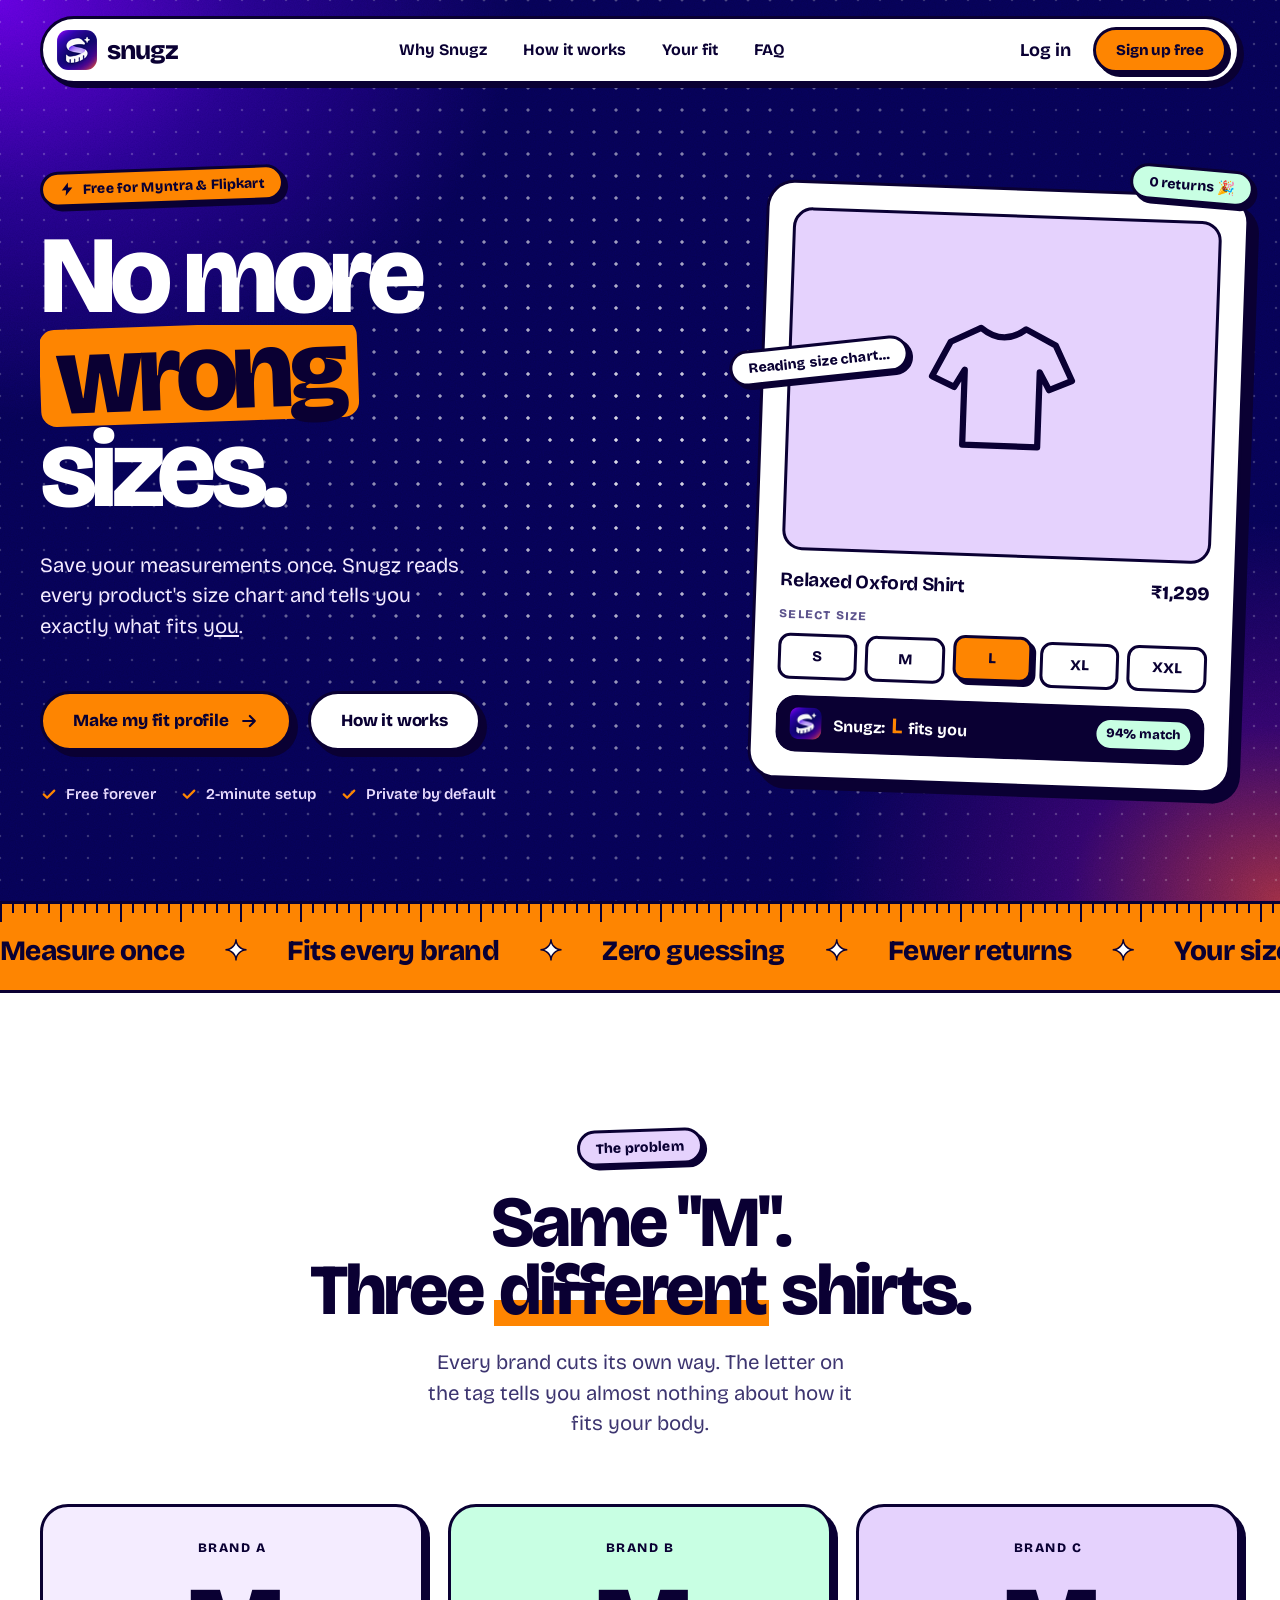
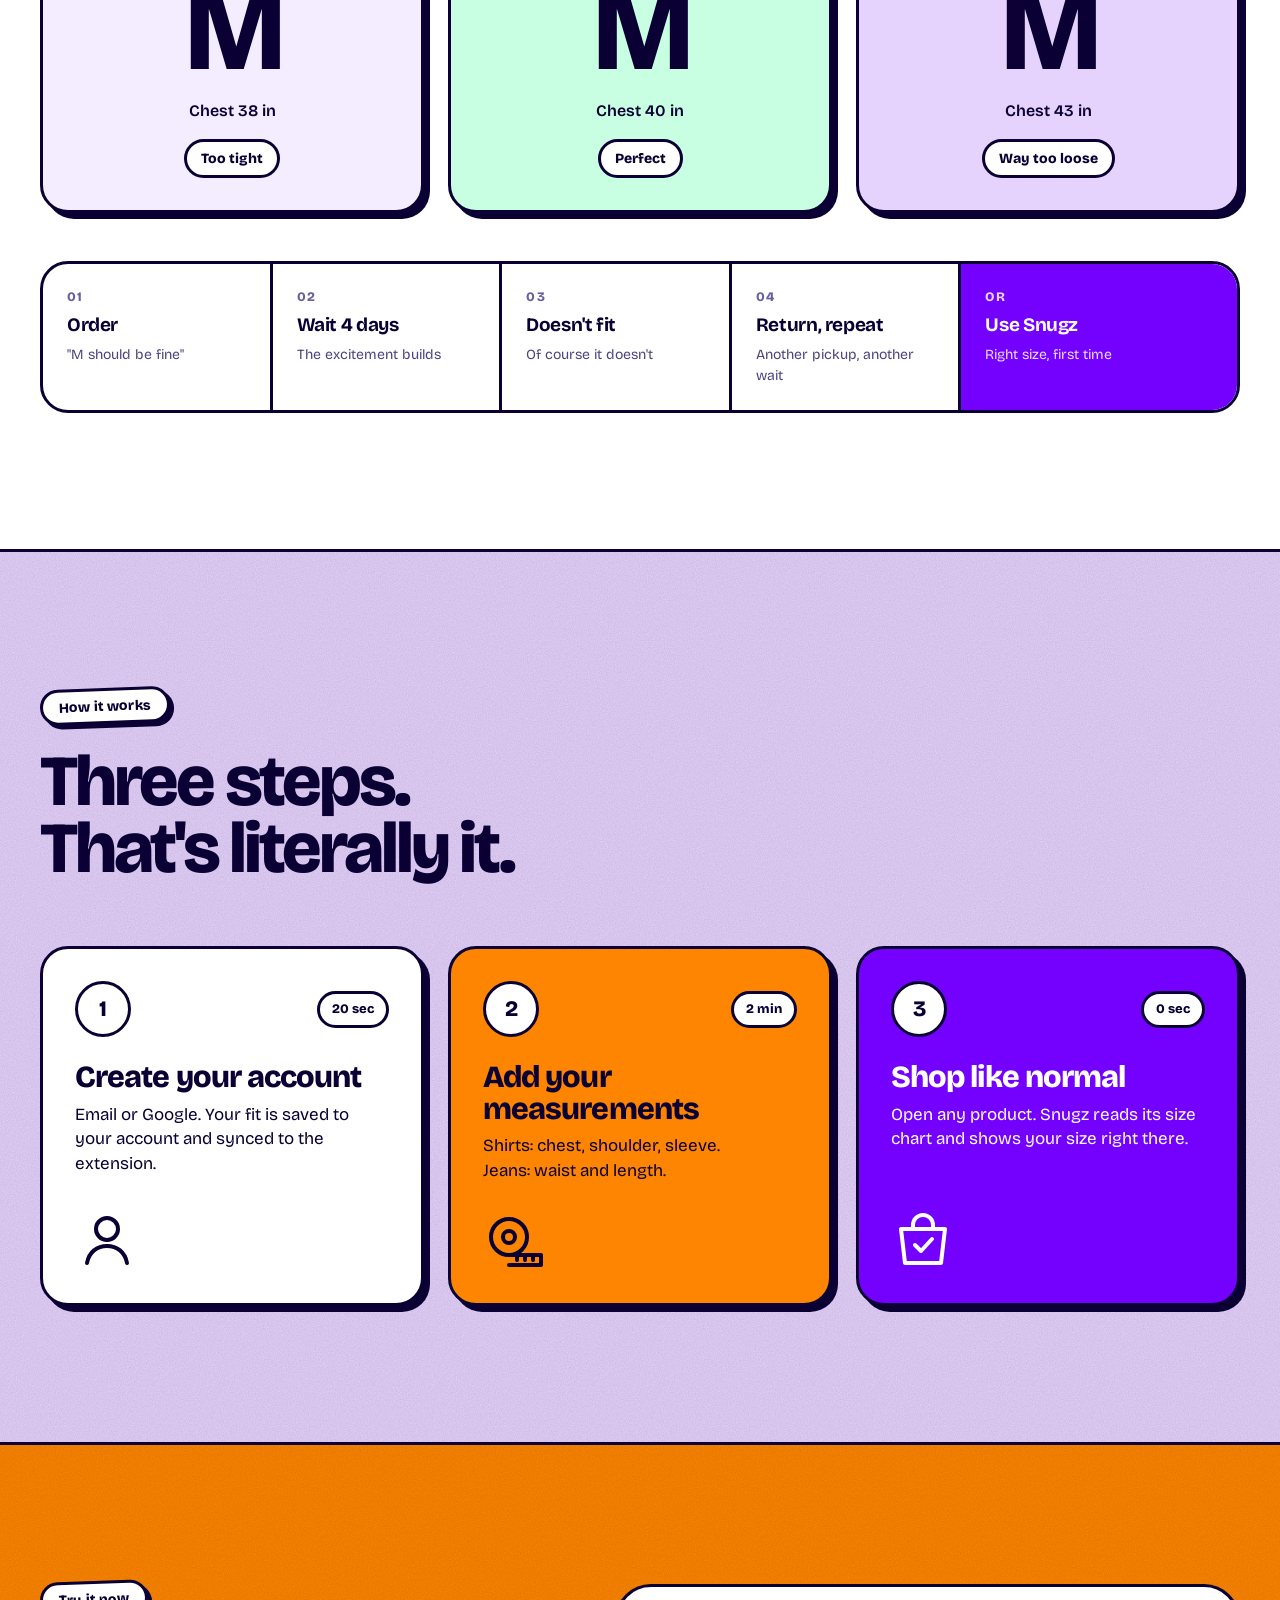
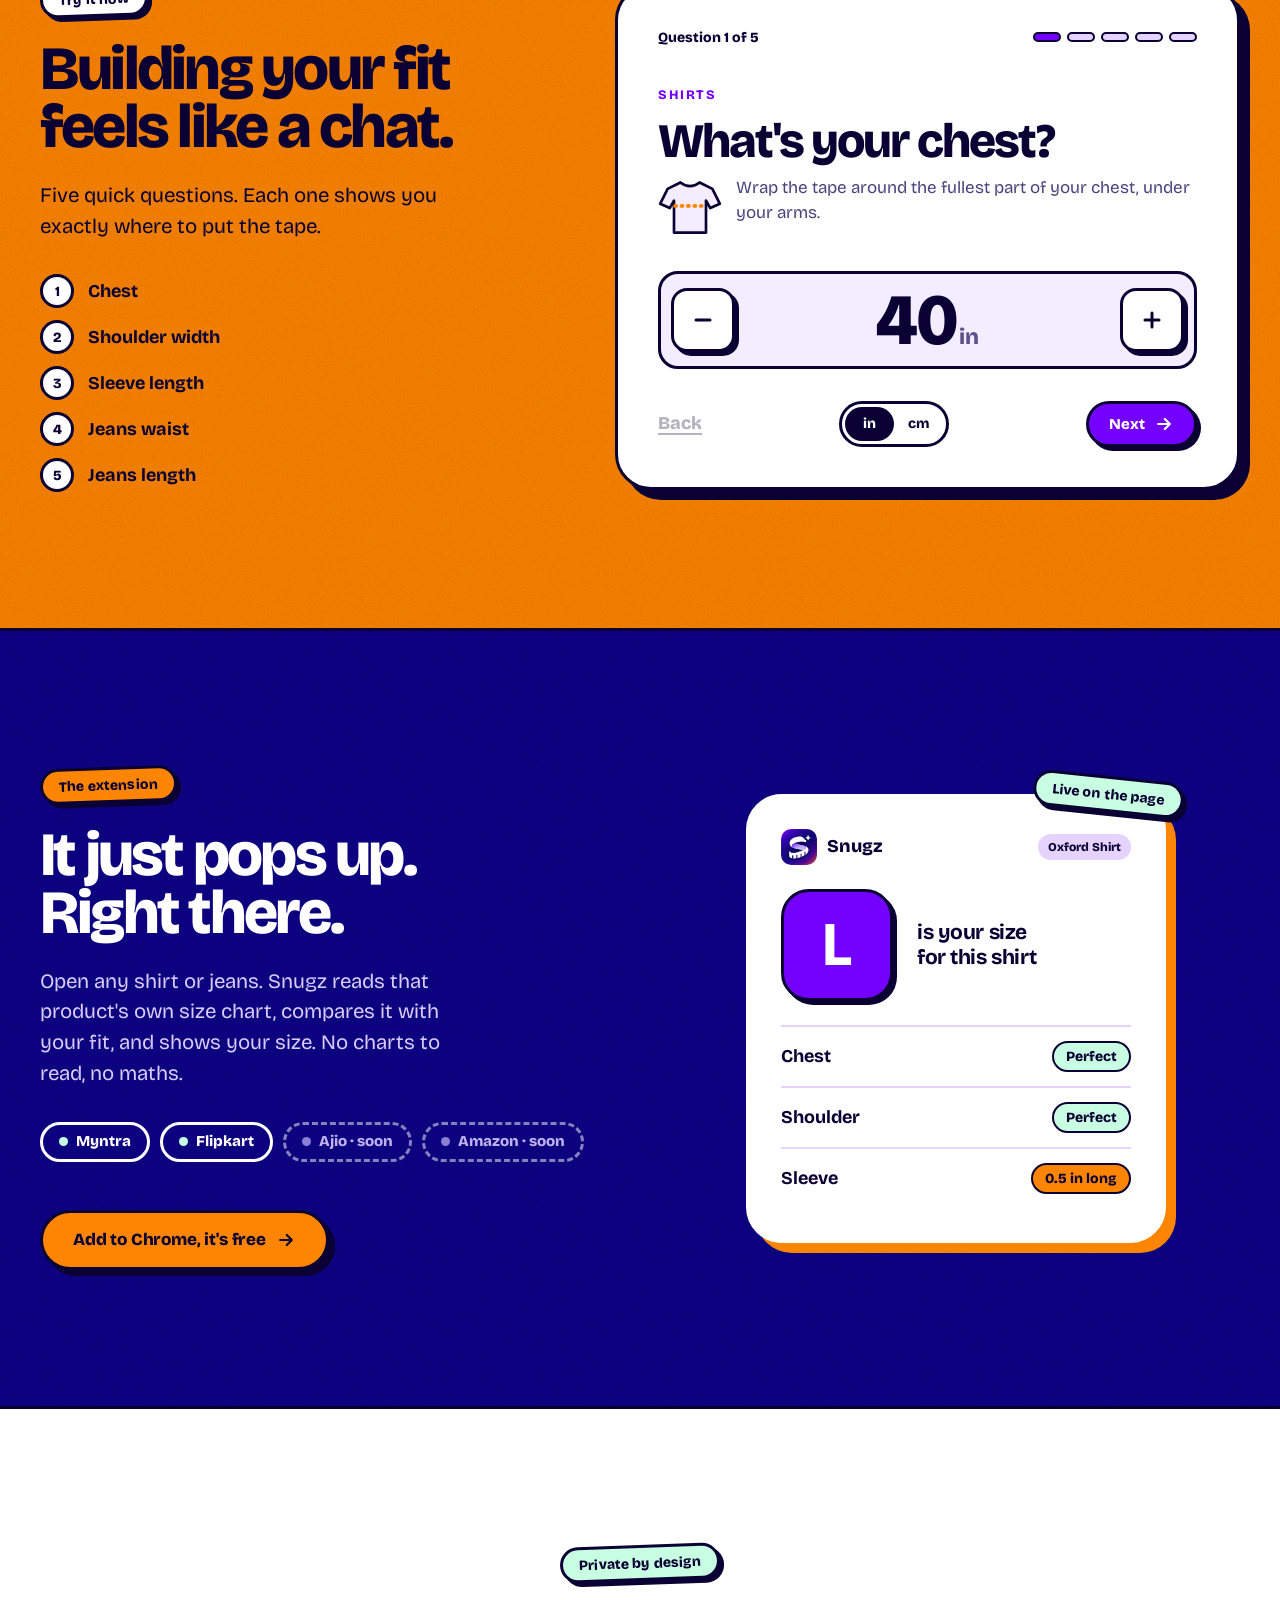
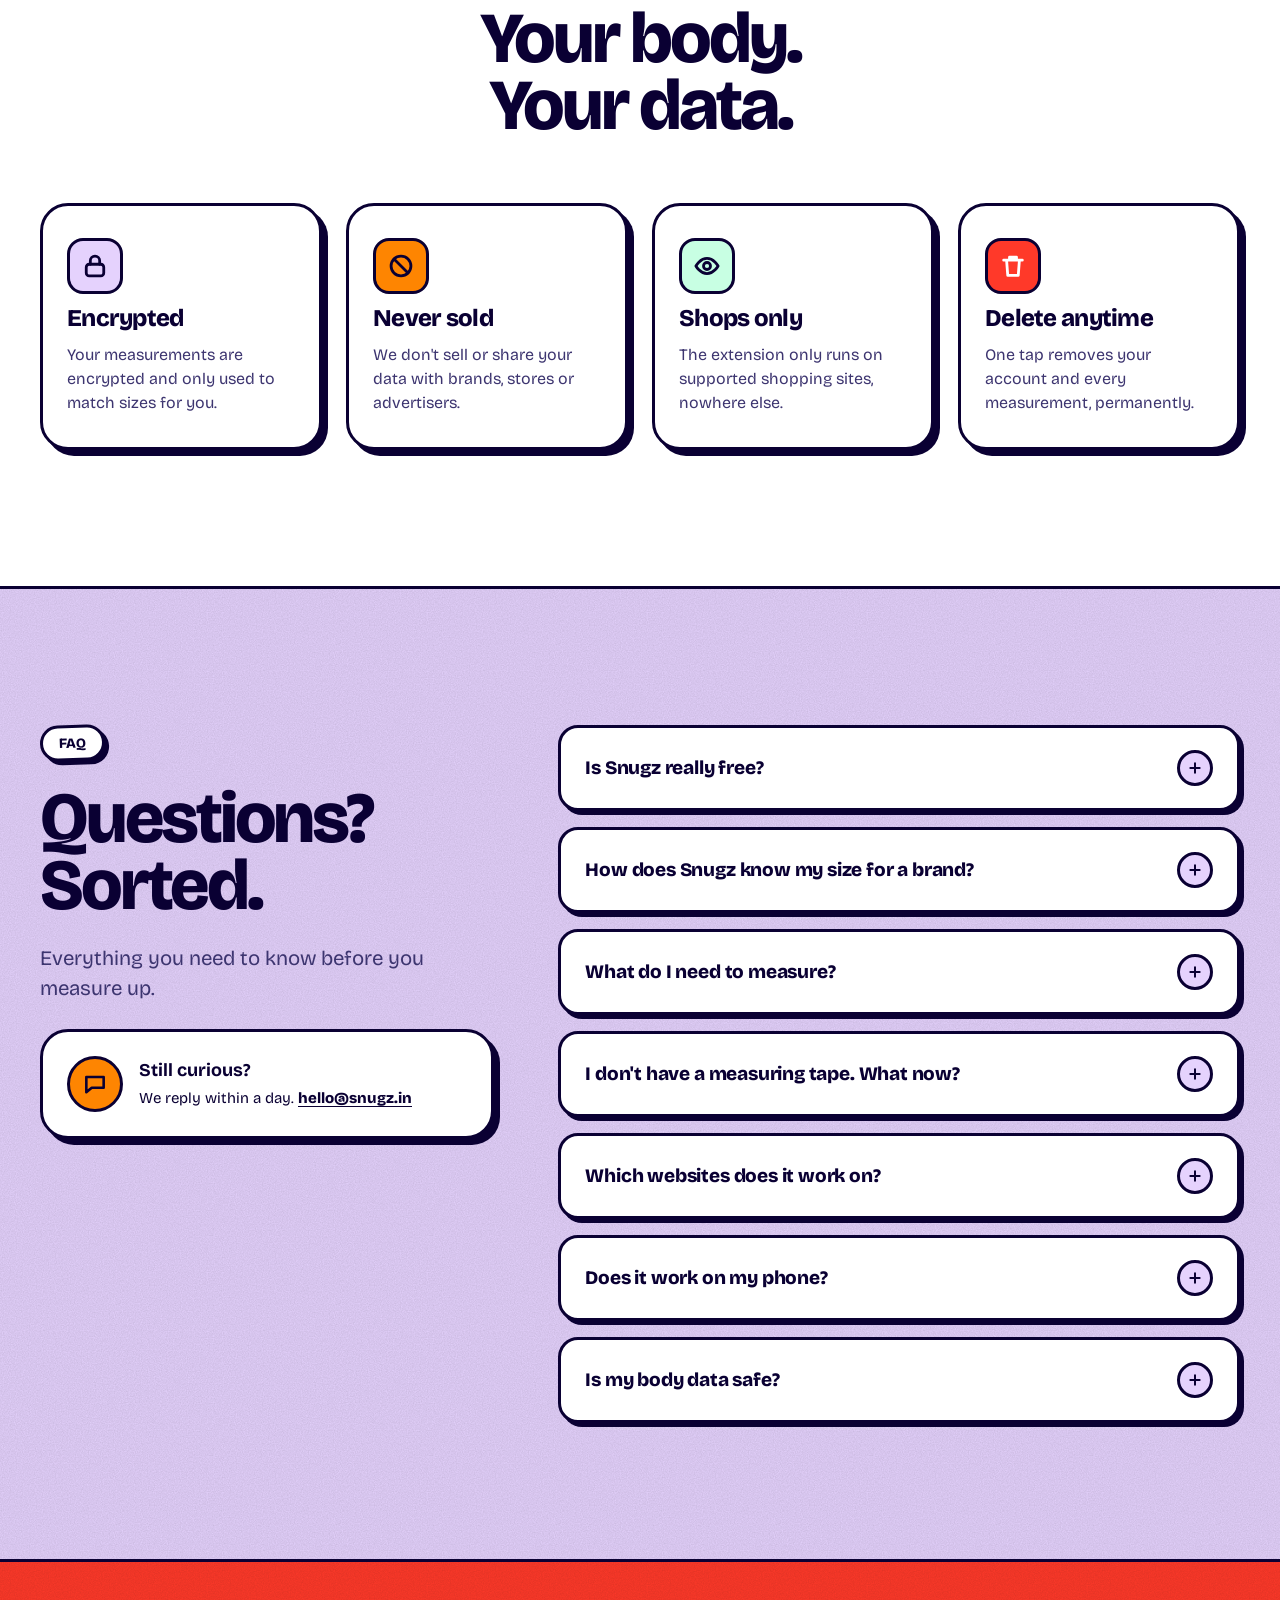
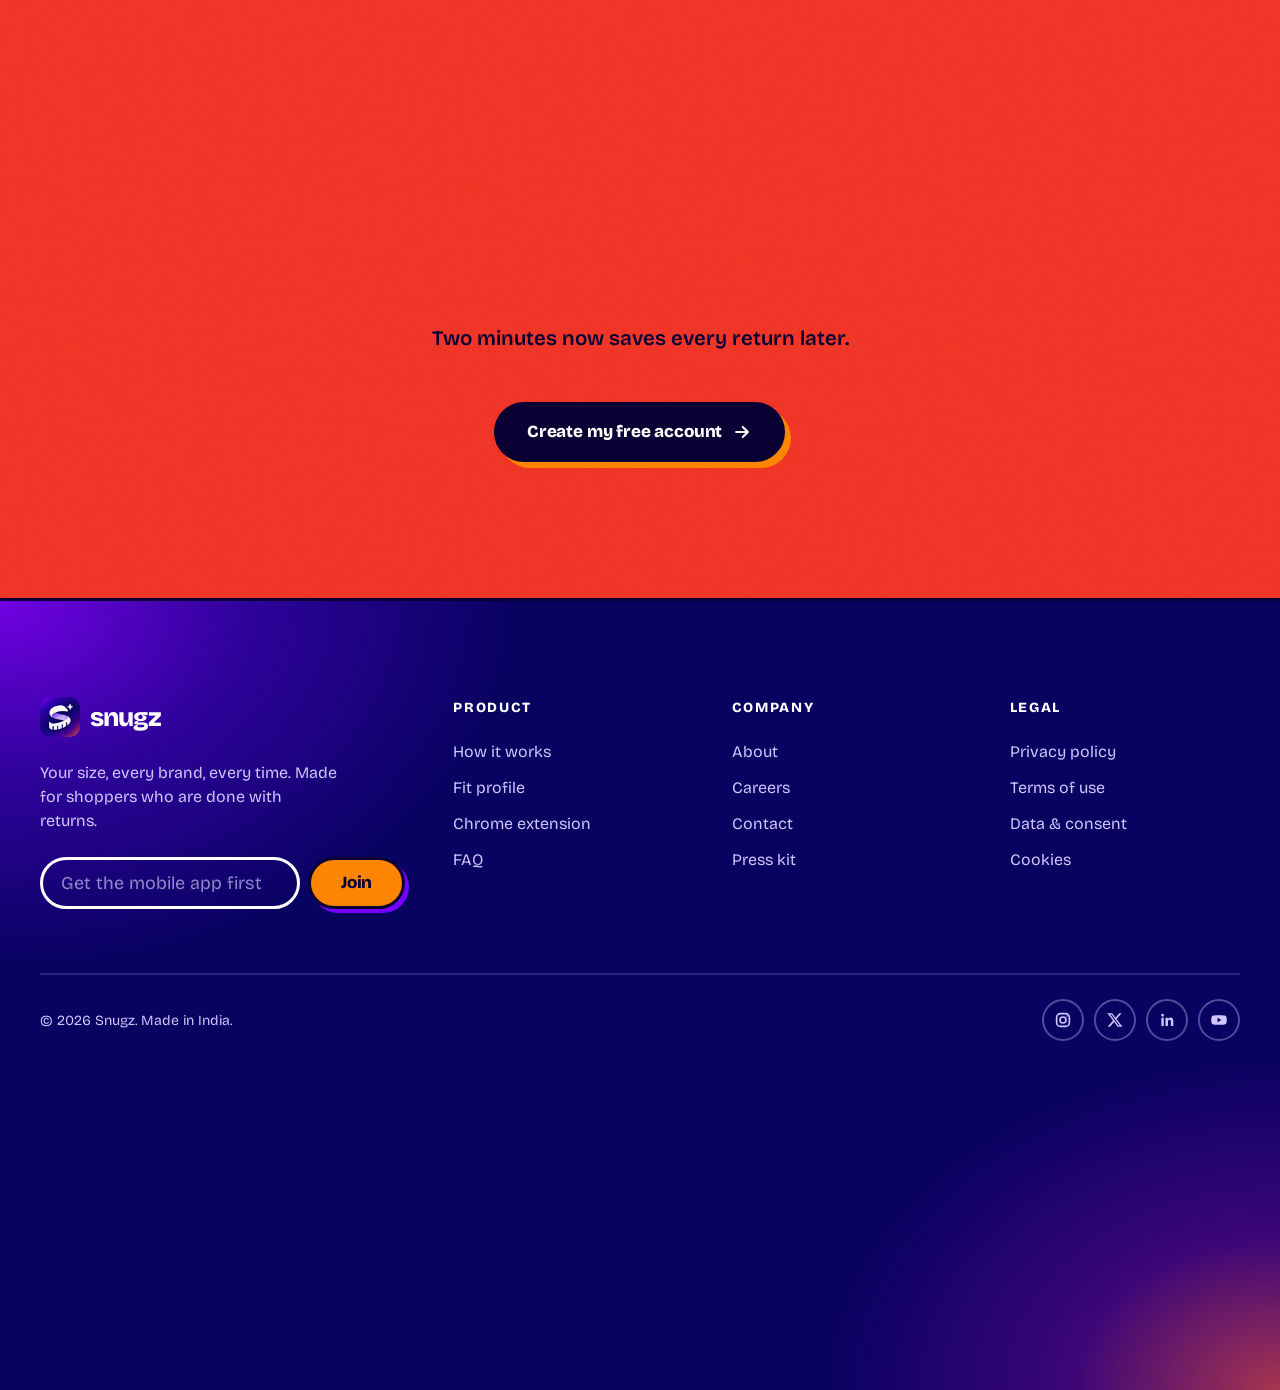
<file: website/index.html>
<!DOCTYPE html>
<html lang="en">
<head>
  <meta charset="UTF-8" />
  <meta name="viewport" content="width=device-width, initial-scale=1.0" />
  <title>Snugz · No more wrong sizes</title>
  <meta name="description" content="Save your measurements once. Snugz reads every product's size chart on Myntra and Flipkart and tells you the size that fits." />
  <meta name="theme-color" content="#0C036F" />
  <link rel="icon" href="assets/snugz-icon-64.png" />
  <link rel="apple-touch-icon" href="assets/snugz-icon-192.png" />
  <link rel="preconnect" href="https://fonts.googleapis.com" />
  <link rel="preconnect" href="https://fonts.gstatic.com" crossorigin />
  <link href="https://fonts.googleapis.com/css2?family=Bricolage+Grotesque:opsz,wght@12..96,400;12..96,500;12..96,600;12..96,700;12..96,800&display=swap" rel="stylesheet" />
  <link rel="stylesheet" href="css/style.css?v=3" />
</head>
<body>

<!-- ============ icon sprite ============ -->
<svg width="0" height="0" style="position:absolute" aria-hidden="true">
  <defs>
    <symbol id="i-arrow" viewBox="0 0 24 24" fill="none" stroke="currentColor" stroke-width="2.6" stroke-linecap="round" stroke-linejoin="round"><path d="M5 12h14M13 6l6 6-6 6"/></symbol>
    <symbol id="i-check" viewBox="0 0 24 24" fill="none" stroke="currentColor" stroke-width="3" stroke-linecap="round" stroke-linejoin="round"><path d="M5 12.5l4.5 4.5L19 7.5"/></symbol>
    <symbol id="i-minus" viewBox="0 0 24 24" fill="none" stroke="currentColor" stroke-width="3" stroke-linecap="round"><path d="M5 12h14"/></symbol>
    <symbol id="i-plus" viewBox="0 0 24 24" fill="none" stroke="currentColor" stroke-width="3" stroke-linecap="round"><path d="M12 5v14M5 12h14"/></symbol>
    <symbol id="i-lock" viewBox="0 0 24 24" fill="none" stroke="currentColor" stroke-width="2.4" stroke-linecap="round" stroke-linejoin="round"><rect x="4.5" y="10.5" width="15" height="10" rx="2.5"/><path d="M8 10.5V7.5a4 4 0 0 1 8 0v3"/></symbol>
    <symbol id="i-ban" viewBox="0 0 24 24" fill="none" stroke="currentColor" stroke-width="2.4" stroke-linecap="round"><circle cx="12" cy="12" r="8.5"/><path d="M6 6l12 12"/></symbol>
    <symbol id="i-eye" viewBox="0 0 24 24" fill="none" stroke="currentColor" stroke-width="2.4" stroke-linecap="round" stroke-linejoin="round"><path d="M2.5 12S6 5.5 12 5.5 21.5 12 21.5 12 18 18.5 12 18.5 2.5 12 2.5 12z"/><circle cx="12" cy="12" r="3"/></symbol>
    <symbol id="i-trash" viewBox="0 0 24 24" fill="none" stroke="currentColor" stroke-width="2.4" stroke-linecap="round" stroke-linejoin="round"><path d="M4 7h16M9 7V4.5h6V7M6.5 7l1 13h9l1-13"/></symbol>
    <symbol id="i-chat" viewBox="0 0 24 24" fill="none" stroke="currentColor" stroke-width="2.4" stroke-linecap="round" stroke-linejoin="round"><path d="M4 5.5h16v10H9l-5 4z"/></symbol>
    <symbol id="i-bolt" viewBox="0 0 24 24" fill="currentColor"><path d="M13.5 2 4 13.5h6.5L9.5 22 20 9.5h-6.5z"/></symbol>
    <symbol id="i-insta" viewBox="0 0 24 24" fill="none" stroke="currentColor" stroke-width="2.2"><rect x="3.5" y="3.5" width="17" height="17" rx="5"/><circle cx="12" cy="12" r="4"/><circle cx="17.3" cy="6.7" r="1" fill="currentColor" stroke="none"/></symbol>
    <symbol id="i-x" viewBox="0 0 24 24" fill="currentColor"><path d="M17.7 3h3.1l-6.8 7.8L22 21h-6.3l-4.9-6.4L5.2 21H2.1l7.3-8.3L1.8 3h6.4l4.4 5.9zm-1.1 16.2h1.7L7.4 4.7H5.6z"/></symbol>
    <symbol id="i-in" viewBox="0 0 24 24" fill="currentColor"><path d="M4.5 9h3.2v11H4.5zM6.1 3.8a1.9 1.9 0 1 1 0 3.8 1.9 1.9 0 0 1 0-3.8zM10 9h3.1v1.5h.1c.4-.8 1.5-1.8 3.2-1.8 3.4 0 4 2.2 4 5.1V20h-3.2v-5.4c0-1.3 0-3-1.8-3s-2.1 1.4-2.1 2.9V20H10z"/></symbol>
    <symbol id="i-yt" viewBox="0 0 24 24" fill="currentColor"><path d="M22 8.2a3 3 0 0 0-2.1-2.1C18 5.6 12 5.6 12 5.6s-6 0-7.9.5A3 3 0 0 0 2 8.2 31 31 0 0 0 1.6 12 31 31 0 0 0 2 15.8a3 3 0 0 0 2.1 2.1c1.9.5 7.9.5 7.9.5s6 0 7.9-.5a3 3 0 0 0 2.1-2.1 31 31 0 0 0 .4-3.8 31 31 0 0 0-.4-3.8zM10 15V9l5.2 3z"/></symbol>
    <!-- illustrations -->
    <symbol id="i-shirt" viewBox="0 0 120 120" fill="none" stroke="currentColor" stroke-width="5" stroke-linejoin="round"><path d="M42 14 L18 26 L4 54 L22 62 L30 48 L30 108 L90 108 L90 48 L98 62 L116 54 L102 26 L78 14 Q60 28 42 14Z"/></symbol>
    <symbol id="i-user" viewBox="0 0 64 64" fill="none" stroke="currentColor" stroke-width="4" stroke-linecap="round"><circle cx="32" cy="22" r="11"/><path d="M12 56c2-11 10-17 20-17s18 6 20 17"/></symbol>
    <symbol id="i-tape" viewBox="0 0 64 64" fill="none" stroke="currentColor" stroke-width="4" stroke-linejoin="round" stroke-linecap="round"><circle cx="26" cy="30" r="18"/><circle cx="26" cy="30" r="6"/><path d="M26 48h32v10H26"/><path d="M34 48v5M42 48v5M50 48v5"/></symbol>
    <symbol id="i-bag" viewBox="0 0 64 64" fill="none" stroke="currentColor" stroke-width="4" stroke-linejoin="round" stroke-linecap="round"><path d="M10 22h44l-4 34H14z"/><path d="M22 22v-4a10 10 0 0 1 20 0v4"/><path d="M24 38l6 6 11-12"/></symbol>
  </defs>
</svg>

<!-- ============ NAV ============ -->
<header class="nav solid" id="nav">
  <div class="wrap nav-in">
    <a href="#top" class="brand" aria-label="Snugz home"><img src="assets/snugz-icon-64.png" alt="" width="40" height="40" />snugz</a>
    <nav class="nav-links" aria-label="Main">
      <a href="#problem">Why Snugz</a>
      <a href="#how">How it works</a>
      <a href="#fit">Your fit</a>
      <a href="#faq">FAQ</a>
    </nav>
    <div class="nav-cta">
      <a href="onboarding.html?mode=login" class="login go">Log in</a>
      <a href="onboarding.html" class="btn btn-orange btn-sm go">Sign up free</a>
      <button class="menu-btn" id="menuBtn" aria-label="Open menu" aria-expanded="false"><span></span></button>
    </div>
  </div>
</header>
<div class="mobile-menu" id="mobileMenu">
  <a href="#problem">Why Snugz</a>
  <a href="#how">How it works</a>
  <a href="#fit">Your fit</a>
  <a href="#faq">FAQ</a>
  <a href="onboarding.html" class="btn btn-orange go">Sign up free <svg class="arrow"><use href="#i-arrow"/></svg></a>
</div>

<main id="top">
  <!-- ============ HERO ============
       Psychology: name the pain everyone knows → show the fix within 2 seconds → one clear action. -->
  <section class="hero tex light">
    <div class="dots-bg"></div>
    <div class="wrap hero-grid">
      <div>
        <span class="sticker rv-pop" style="--rot:rotate(-2deg)"><svg><use href="#i-bolt"/></svg>Free for Myntra &amp; Flipkart</span>
        <h1 class="display">
          <span class="line"><span>No more</span></span>
          <span class="line"><span><span class="mark">wrong</span></span></span>
          <span class="line"><span>sizes.</span></span>
        </h1>
        <p class="lede rv" style="--i:2">Save your measurements once. Snugz reads every product's size chart and tells you exactly what fits <u>you</u>.</p>
        <div class="cta-row rv" style="--i:3">
          <a href="onboarding.html" class="btn btn-orange go">Make my fit profile <svg class="arrow"><use href="#i-arrow"/></svg></a>
          <a href="#how" class="btn">How it works</a>
        </div>
        <div class="trust-row rv" style="--i:4">
          <span><svg><use href="#i-check"/></svg>Free forever</span>
          <span><svg><use href="#i-check"/></svg>2-minute setup</span>
          <span><svg><use href="#i-check"/></svg>Private by default</span>
        </div>
      </div>

      <div class="demo rv" style="--i:2" aria-hidden="true">
        <span class="sticker white float-tag t1">Reading size chart…</span>
        <span class="sticker mint float-tag t2">0 returns 🎉</span>
        <div class="pcard" id="pcard">
          <div class="ph"><svg style="color:#0A0033"><use href="#i-shirt"/></svg><i class="scan"></i></div>
          <div class="meta"><b>Relaxed Oxford Shirt</b><span>₹1,299</span></div>
          <div class="lbl">Select size</div>
          <div class="chips" id="chips"><span class="chip">S</span><span class="chip">M</span><span class="chip">L</span><span class="chip">XL</span><span class="chip">XXL</span></div>
          <div class="verdict" id="verdict"><img src="assets/snugz-icon-64.png" alt="" /><span>Snugz: <b>L</b> fits you</span><span class="pct">94% match</span></div>
        </div>
      </div>
    </div>
  </section>

  <!-- ============ TAPE ============ -->
  <div class="tape" aria-hidden="true">
    <div class="tape-track">
      <p><span>Measure once</span><i>✦</i><span>Fits every brand</span><i>✦</i><span>Zero guessing</span><i>✦</i><span>Fewer returns</span><i>✦</i><span>Your size, everywhere</span><i>✦</i></p>
      <p><span>Measure once</span><i>✦</i><span>Fits every brand</span><i>✦</i><span>Zero guessing</span><i>✦</i><span>Fewer returns</span><i>✦</i><span>Your size, everywhere</span><i>✦</i></p>
    </div>
  </div>

  <!-- ============ PROBLEM ============
       Psychology: make the invisible problem visible. Same label, three outcomes. -->
  <section class="sec bg-white" id="problem">
    <div class="wrap">
      <div class="sec-head center">
        <span class="sticker lilac rv-pop" style="--rot:rotate(-2deg)">The problem</span>
        <h2 class="h2 rv" style="--i:1">Same "M".<br />Three <span class="u-line">different</span> shirts.</h2>
        <p class="lede rv" style="--i:2">Every brand cuts its own way. The letter on the tag tells you almost nothing about how it fits your body.</p>
      </div>
      <div class="same">
        <div class="same-card c-a rv" style="--i:0"><span class="brandname">Brand A</span><span class="m">M</span><span class="spec">Chest 38 in</span><span class="pill">Too tight</span></div>
        <div class="same-card c-b rv" style="--i:1"><span class="brandname">Brand B</span><span class="m">M</span><span class="spec">Chest 40 in</span><span class="pill">Perfect</span></div>
        <div class="same-card c-c rv" style="--i:2"><span class="brandname">Brand C</span><span class="m">M</span><span class="spec">Chest 43 in</span><span class="pill">Way too loose</span></div>
      </div>
      <div class="loop rv">
        <div><span class="n">01</span><b>Order</b><small>"M should be fine"</small></div>
        <div><span class="n">02</span><b>Wait 4 days</b><small>The excitement builds</small></div>
        <div><span class="n">03</span><b>Doesn't fit</b><small>Of course it doesn't</small></div>
        <div><span class="n">04</span><b>Return, repeat</b><small>Another pickup, another wait</small></div>
        <div><span class="n">OR</span><b>Use Snugz</b><small>Right size, first time</small></div>
      </div>
    </div>
  </section>

  <!-- ============ HOW IT WORKS ============ -->
  <section class="sec bg-lilac tex" id="how">
    <div class="wrap">
      <div class="sec-head">
        <span class="sticker white rv-pop" style="--rot:rotate(-2deg)">How it works</span>
        <h2 class="h2 rv" style="--i:1">Three steps.<br />That's literally it.</h2>
      </div>
      <div class="steps">
        <article class="step st-1 rv" style="--i:0">
          <div class="top"><span class="num">1</span><span class="time">20 sec</span></div>
          <div><h3 class="h3">Create your account</h3><p style="margin-top:10px">Email or Google. Your fit is saved to your account and synced to the extension.</p></div>
          <svg class="ico"><use href="#i-user"/></svg>
        </article>
        <article class="step st-2 rv" style="--i:1">
          <div class="top"><span class="num">2</span><span class="time">2 min</span></div>
          <div><h3 class="h3">Add your measurements</h3><p style="margin-top:10px">Shirts: chest, shoulder, sleeve.<br />Jeans: waist and length.</p></div>
          <svg class="ico"><use href="#i-tape"/></svg>
        </article>
        <article class="step st-3 rv" style="--i:2">
          <div class="top"><span class="num">3</span><span class="time">0 sec</span></div>
          <div><h3 class="h3">Shop like normal</h3><p style="margin-top:10px">Open any product. Snugz reads its size chart and shows your size right there.</p></div>
          <svg class="ico"><use href="#i-bag"/></svg>
        </article>
      </div>
    </div>
  </section>

  <!-- ============ FIT BUILDER (interactive) ============
       Psychology: let people try it before signing up. Answering the first question
       creates ownership, so they're more likely to finish. -->
  <section class="sec bg-orange tex" id="fit">
    <div class="wrap fit-grid">
      <div>
        <span class="sticker white rv-pop" style="--rot:rotate(-2deg)">Try it now</span>
        <h2 class="h2 rv" style="--i:1;margin-top:24px">Building your fit feels like a chat.</h2>
        <p class="lede rv" style="--i:2;margin-top:24px">Five quick questions. Each one shows you exactly where to put the tape.</p>
        <ul class="fit-list rv" style="--i:3">
          <li><span>1</span>Chest</li>
          <li><span>2</span>Shoulder width</li>
          <li><span>3</span>Sleeve length</li>
          <li><span>4</span>Jeans waist</li>
          <li><span>5</span>Jeans length</li>
        </ul>
      </div>
      <div class="qcard rv" style="--i:1">
        <div class="q-top"><span class="q-count" id="qCount">Question 1 of 5</span><div class="q-bars" id="qBars"><i class="on"></i><i></i><i></i><i></i><i></i></div></div>
        <div class="q-body" id="qBody"></div>
        <div class="picker">
          <button type="button" id="qMinus" aria-label="Decrease"><svg><use href="#i-minus"/></svg></button>
          <output id="qVal">40<small>in</small></output>
          <button type="button" id="qPlus" aria-label="Increase"><svg><use href="#i-plus"/></svg></button>
        </div>
        <div class="q-foot">
          <button class="link-btn" id="qBack" disabled>Back</button>
          <div class="unit" role="group" aria-label="Units"><button class="on" data-u="in">in</button><button data-u="cm">cm</button></div>
          <button class="btn btn-violet btn-sm" id="qNext">Next <svg class="arrow"><use href="#i-arrow"/></svg></button>
        </div>
      </div>
    </div>
  </section>

  <!-- ============ EXTENSION ============ -->
  <section class="sec bg-indigo tex light" id="extension">
    <div class="wrap ext-grid">
      <div>
        <span class="sticker rv-pop" style="--rot:rotate(-2deg)">The extension</span>
        <h2 class="h2 rv" style="--i:1;margin-top:24px">It just pops up.<br />Right there.</h2>
        <p class="lede rv" style="--i:2;margin-top:24px">Open any shirt or jeans. Snugz reads that product's own size chart, compares it with your fit, and shows your size. No charts to read, no maths.</p>
        <div class="stores rv" style="--i:3">
          <span class="store"><i></i>Myntra</span>
          <span class="store"><i></i>Flipkart</span>
          <span class="store soon"><i></i>Ajio · soon</span>
          <span class="store soon"><i></i>Amazon · soon</span>
        </div>
        <a href="install.html" class="btn btn-orange rv chrome go" style="--i:4">Add to Chrome, it's free <svg class="arrow"><use href="#i-arrow"/></svg></a>
      </div>
      <div class="popwrap rv" style="--i:2">
        <span class="sticker mint">Live on the page</span>
        <div class="ext-pop">
          <div class="hd"><span><img src="assets/snugz-icon-64.png" alt="" />Snugz</span><small>Oxford Shirt</small></div>
          <div class="big"><b>L</b><p>is your size<br />for this shirt</p></div>
          <div class="rows">
            <div>Chest <em>Perfect</em></div>
            <div>Shoulder <em>Perfect</em></div>
            <div>Sleeve <em class="warn">0.5 in long</em></div>
          </div>
        </div>
      </div>
    </div>
  </section>

  <!-- ============ PRIVACY ============
       Psychology: body measurements feel personal. Remove the fear before the final ask. -->
  <section class="sec bg-white">
    <div class="wrap">
      <div class="sec-head center">
        <span class="sticker mint rv-pop" style="--rot:rotate(-2deg)">Private by design</span>
        <h2 class="h2 rv" style="--i:1">Your body.<br />Your data.</h2>
      </div>
      <div class="priv">
        <div class="priv-card rv" style="--i:0"><span class="ic" style="background:var(--lilac)"><svg><use href="#i-lock"/></svg></span><h3 class="h3" style="font-size:24px">Encrypted</h3><p>Your measurements are encrypted and only used to match sizes for you.</p></div>
        <div class="priv-card rv" style="--i:1"><span class="ic" style="background:var(--orange)"><svg><use href="#i-ban"/></svg></span><h3 class="h3" style="font-size:24px">Never sold</h3><p>We don't sell or share your data with brands, stores or advertisers.</p></div>
        <div class="priv-card rv" style="--i:2"><span class="ic" style="background:var(--mint)"><svg><use href="#i-eye"/></svg></span><h3 class="h3" style="font-size:24px">Shops only</h3><p>The extension only runs on supported shopping sites, nowhere else.</p></div>
        <div class="priv-card rv" style="--i:3"><span class="ic" style="background:var(--coral);color:#fff"><svg><use href="#i-trash"/></svg></span><h3 class="h3" style="font-size:24px">Delete anytime</h3><p>One tap removes your account and every measurement, permanently.</p></div>
      </div>
    </div>
  </section>

  <!-- ============ FAQ ============ -->
  <section class="sec bg-lilac tex" id="faq">
    <div class="wrap faq-grid">
      <div class="faq-side">
        <span class="sticker white rv-pop" style="--rot:rotate(-2deg);justify-self:start">FAQ</span>
        <h2 class="h2 rv" style="--i:1">Questions?<br />Sorted.</h2>
        <p class="lede rv" style="--i:2;color:#3D3570">Everything you need to know before you measure up.</p>
        <div class="help-card rv" style="--i:3">
          <span class="av"><svg><use href="#i-chat"/></svg></span>
          <div><b>Still curious?</b><span class="small">We reply within a day. <a href="mailto:hello@snugz.in">hello@snugz.in</a></span></div>
        </div>
      </div>
      <div class="faq" id="faqList">
        <div class="faq-item rv" style="--i:0"><button class="faq-q" aria-expanded="false">Is Snugz really free?<span class="pm"><svg><use href="#i-plus"/></svg></span></button><div class="faq-a"><div><p>Yes. Creating your fit profile and using the extension is free.</p></div></div></div>
        <div class="faq-item rv" style="--i:1"><button class="faq-q" aria-expanded="false">How does Snugz know my size for a brand?<span class="pm"><svg><use href="#i-plus"/></svg></span></button><div class="faq-a"><div><p>We don't guess from a database. The extension reads the size chart of the exact product you're viewing and compares it with your measurements.</p></div></div></div>
        <div class="faq-item rv" style="--i:2"><button class="faq-q" aria-expanded="false">What do I need to measure?<span class="pm"><svg><use href="#i-plus"/></svg></span></button><div class="faq-a"><div><p>For shirts and tops: chest, shoulder width and sleeve length. For jeans: waist and length. A soft measuring tape is all you need, and every step shows you where to measure.</p></div></div></div>
        <div class="faq-item rv" style="--i:3"><button class="faq-q" aria-expanded="false">I don't have a measuring tape. What now?<span class="pm"><svg><use href="#i-plus"/></svg></span></button><div class="faq-a"><div><p>Take a shirt and jeans that fit you well, lay them flat and measure those with any ruler or string. You can update your numbers any time.</p></div></div></div>
        <div class="faq-item rv" style="--i:4"><button class="faq-q" aria-expanded="false">Which websites does it work on?<span class="pm"><svg><use href="#i-plus"/></svg></span></button><div class="faq-a"><div><p>We're starting with Myntra and Flipkart. Ajio and Amazon are next.</p></div></div></div>
        <div class="faq-item rv" style="--i:5"><button class="faq-q" aria-expanded="false">Does it work on my phone?<span class="pm"><svg><use href="#i-plus"/></svg></span></button><div class="faq-a"><div><p>The extension works in Chrome on laptops and desktops. A mobile app is on the way. Join the newsletter below and we'll tell you first.</p></div></div></div>
        <div class="faq-item rv" style="--i:6"><button class="faq-q" aria-expanded="false">Is my body data safe?<span class="pm"><svg><use href="#i-plus"/></svg></span></button><div class="faq-a"><div><p>Your measurements are encrypted, never sold, and only used to match sizes for you. You can delete your account and all your data in one tap.</p></div></div></div>
      </div>
    </div>
  </section>

  <!-- ============ FINAL CTA ============ -->
  <section class="final tex" style="position:relative">
    <span class="sticker white float-s fs1">Measure once</span>
    <span class="sticker float-s fs2">Fits every brand</span>
    <span class="sticker lilac float-s fs3">Fewer returns</span>
    <span class="sticker mint float-s fs4">100% free</span>
    <div class="wrap">
      <h2 class="display pop-words" aria-label="Stop guessing. Start fitting."><span class="w" style="--d:0" aria-hidden="true">Stop</span> <span class="w" style="--d:1" aria-hidden="true">guessing.</span><br /><span class="w" style="--d:2" aria-hidden="true">Start</span> <span class="w" style="--d:3" aria-hidden="true">fitting.</span></h2>
      <p class="lede rv" style="--i:1">Two minutes now saves every return later.</p>
      <a href="onboarding.html" class="btn btn-ink rv go" style="--i:2">Create my free account <svg class="arrow"><use href="#i-arrow"/></svg></a>
    </div>
  </section>
</main>

<!-- ============ FOOTER ============ -->
<footer class="footer">
  <div class="wrap">
    <div class="f-top">
      <div class="f-brand">
        <a href="#top" class="brand"><img src="assets/snugz-icon-64.png" alt="" width="40" height="40" />snugz</a>
        <p>Your size, every brand, every time. Made for shoppers who are done with returns.</p>
        <form class="news" id="news">
          <label class="sr-only" for="newsEmail">Email</label>
          <input id="newsEmail" type="email" required placeholder="Get the mobile app first" />
          <button class="btn btn-orange" type="submit">Join</button>
        </form>
      </div>
      <div class="f-col"><h4>Product</h4><a href="#how">How it works</a><a href="#fit">Fit profile</a><a href="#extension">Chrome extension</a><a href="#faq">FAQ</a></div>
      <div class="f-col"><h4>Company</h4><a href="#">About</a><a href="#">Careers</a><a href="mailto:hello@snugz.in">Contact</a><a href="#">Press kit</a></div>
      <div class="f-col"><h4>Legal</h4><a href="#">Privacy policy</a><a href="#">Terms of use</a><a href="#">Data &amp; consent</a><a href="#">Cookies</a></div>
    </div>
    <div class="f-bot">
      <span>© 2026 Snugz. Made in India.</span>
      <div class="socials">
        <a href="#" aria-label="Instagram"><svg><use href="#i-insta"/></svg></a>
        <a href="#" aria-label="X"><svg><use href="#i-x"/></svg></a>
        <a href="#" aria-label="LinkedIn"><svg><use href="#i-in"/></svg></a>
        <a href="#" aria-label="YouTube"><svg><use href="#i-yt"/></svg></a>
      </div>
    </div>
    <div class="wordmark" id="wordmark" aria-hidden="true"><span style="--n:0">s</span><span style="--n:1">n</span><span style="--n:2">u</span><span style="--n:3">g</span><span style="--n:4">z</span></div>
  </div>
</footer>

<div class="wipe" id="wipe"><img src="assets/snugz-icon-512.png" alt="" /></div>
<script src="js/main.js?v=3"></script>
</body>
</html>
</file>
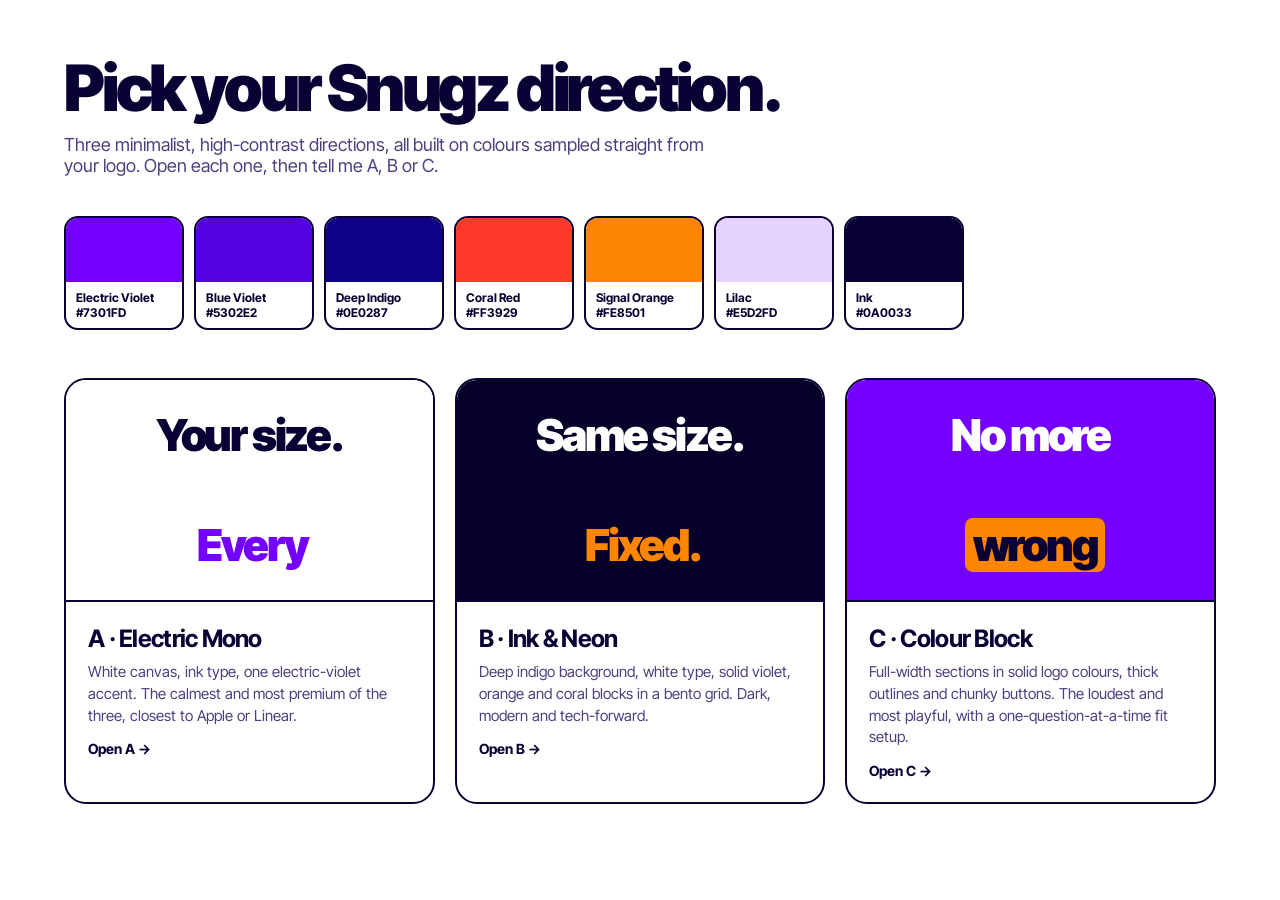
<file: website/wireframes/index.html>
<!DOCTYPE html>
<html lang="en">
<head>
<meta charset="UTF-8" />
<meta name="viewport" content="width=device-width, initial-scale=1.0" />
<title>Snugz · Pick a direction</title>
<link rel="icon" href="../assets/logo-64.png" />
<link href="https://fonts.googleapis.com/css2?family=Inter+Tight:wght@500;700;900&display=swap" rel="stylesheet" />
<style>
*{box-sizing:border-box;margin:0;padding:0}
body{font-family:"Inter Tight",system-ui,sans-serif;background:#FFFFFF;color:#0A0033;padding:56px 5vw}
h1{font-size:clamp(36px,5vw,64px);letter-spacing:-.05em;font-weight:900;line-height:1}
p.sub{font-size:18px;color:#4A4280;margin:14px 0 40px;max-width:640px}
.palette{display:flex;gap:10px;flex-wrap:wrap;margin-bottom:48px}
.sw{width:120px;border-radius:14px;overflow:hidden;border:2px solid #0A0033;font-size:12px;font-weight:700}
.sw i{display:block;height:64px}
.sw span{display:block;padding:8px 10px}
.grid{display:grid;grid-template-columns:repeat(3,1fr);gap:20px}
a.opt{display:block;border:2px solid #0A0033;border-radius:22px;overflow:hidden;color:inherit;text-decoration:none;transition:transform .15s}
a.opt:hover{transform:translateY(-4px)}
.prev{height:220px;display:grid;place-items:center;font-weight:900;font-size:44px;letter-spacing:-.05em}
.info{padding:22px;border-top:2px solid #0A0033}
.info h2{font-size:24px;letter-spacing:-.03em}
.info p{color:#4A4280;margin-top:8px;line-height:1.45;font-size:15px}
.info b{display:inline-block;margin-top:14px;font-size:14px}
@media(max-width:900px){.grid{grid-template-columns:1fr}}
</style>
</head>
<body>
  <h1>Pick your Snugz direction.</h1>
  <p class="sub">Three minimalist, high-contrast directions, all built on colours sampled straight from your logo. Open each one, then tell me A, B or C.</p>

  <div class="palette">
    <div class="sw"><i style="background:#7301FD"></i><span>Electric Violet<br>#7301FD</span></div>
    <div class="sw"><i style="background:#5302E2"></i><span>Blue Violet<br>#5302E2</span></div>
    <div class="sw"><i style="background:#0E0287"></i><span>Deep Indigo<br>#0E0287</span></div>
    <div class="sw"><i style="background:#FF3929"></i><span>Coral Red<br>#FF3929</span></div>
    <div class="sw"><i style="background:#FE8501"></i><span>Signal Orange<br>#FE8501</span></div>
    <div class="sw"><i style="background:#E5D2FD"></i><span>Lilac<br>#E5D2FD</span></div>
    <div class="sw"><i style="background:#0A0033"></i><span>Ink<br>#0A0033</span></div>
  </div>

  <div class="grid">
    <a class="opt" href="a-electric-mono.html">
      <div class="prev" style="background:#fff;color:#0A0033">Your size.<span style="color:#7301FD">&nbsp;Every</span></div>
      <div class="info"><h2>A · Electric Mono</h2><p>White canvas, ink type, one electric-violet accent. The calmest and most premium of the three, closest to Apple or Linear.</p><b>Open A →</b></div>
    </a>
    <a class="opt" href="b-ink-neon.html">
      <div class="prev" style="background:#07012A;color:#fff">Same size.<span style="color:#FE8501">&nbsp;Fixed.</span></div>
      <div class="info"><h2>B · Ink &amp; Neon</h2><p>Deep indigo background, white type, solid violet, orange and coral blocks in a bento grid. Dark, modern and tech-forward.</p><b>Open B →</b></div>
    </a>
    <a class="opt" href="c-colour-block.html">
      <div class="prev" style="background:#7301FD;color:#fff">No more <span style="background:#FE8501;color:#0A0033;padding:0 8px;border-radius:8px;margin-left:8px">wrong</span></div>
      <div class="info"><h2>C · Colour Block</h2><p>Full-width sections in solid logo colours, thick outlines and chunky buttons. The loudest and most playful, with a one-question-at-a-time fit setup.</p><b>Open C →</b></div>
    </a>
  </div>
</body>
</html>
</file>
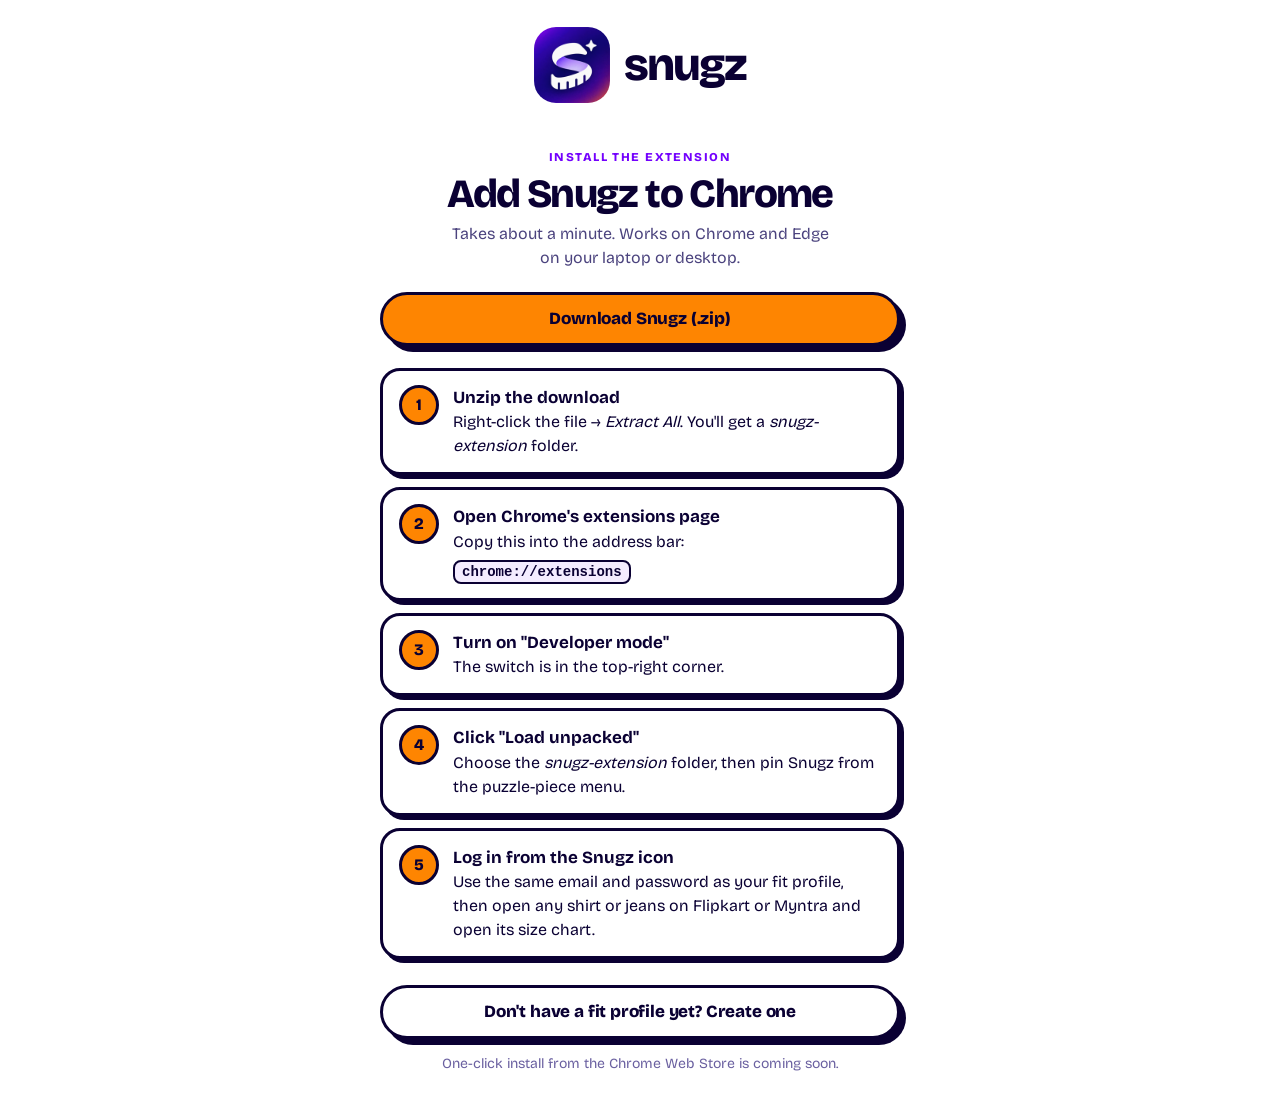
<file: website/install.html>
<!DOCTYPE html>
<html lang="en">
<head>
  <meta charset="UTF-8" />
  <meta name="viewport" content="width=device-width, initial-scale=1.0" />
  <title>Install Snugz in Chrome</title>
  <meta name="theme-color" content="#FFFFFF" />
  <link rel="icon" href="assets/snugz-icon-64.png" />
  <link rel="preconnect" href="https://fonts.googleapis.com" />
  <link rel="preconnect" href="https://fonts.gstatic.com" crossorigin />
  <link href="https://fonts.googleapis.com/css2?family=Bricolage+Grotesque:opsz,wght@12..96,400;12..96,500;12..96,600;12..96,700;12..96,800&display=swap" rel="stylesheet" />
  <link rel="stylesheet" href="css/style.css?v=3" />
  <link rel="stylesheet" href="css/onboarding.css?v=3" />
  <style>
    .steps-list { list-style: none; display: grid; gap: 12px; margin: 22px 0 26px; counter-reset: s; }
    .steps-list li { display: grid; grid-template-columns: 40px 1fr; gap: 14px; align-items: start; padding: 14px 16px; border: var(--edge); border-radius: var(--r); background: var(--white); box-shadow: var(--pop-sm); font-size: 16px; }
    .steps-list li::before { counter-increment: s; content: counter(s); width: 40px; height: 40px; border-radius: 50%; border: var(--edge); background: var(--orange); display: grid; place-items: center; font-weight: 800; }
    .steps-list b { display: block; font-size: 17px; }
    .steps-list code { font: 700 14px/1 ui-monospace, Consolas, monospace; background: var(--lilac-lt); border: 2px solid var(--ink); border-radius: 8px; padding: 3px 7px; display: inline-block; margin-top: 6px; cursor: pointer; }
    .soon { display: block; text-align: center; margin-top: 14px; font-size: 14px; color: #6A60A0; }
  </style>
</head>
<body class="ob">
  <header class="ob-head">
    <a href="index.html" class="ob-logo"><img src="assets/snugz-icon-192.png" alt="" width="76" height="76" /><span>snugz</span></a>
  </header>

  <main class="ob-stage">
    <div class="ob-card">
      <section class="pane active">
        <span class="eyebrow">Install the extension</span>
        <h1>Add Snugz to Chrome</h1>
        <p class="sub">Takes about a minute. Works on Chrome and Edge on your laptop or desktop.</p>

        <a class="btn btn-orange btn-block" href="downloads/snugz-extension.zip" download>Download Snugz (.zip)</a>

        <ol class="steps-list">
          <li><span><b>Unzip the download</b>Right-click the file → <em>Extract All</em>. You'll get a <em>snugz-extension</em> folder.</span></li>
          <li><span><b>Open Chrome's extensions page</b>Copy this into the address bar:<br /><code id="ext" title="Click to copy">chrome://extensions</code></span></li>
          <li><span><b>Turn on "Developer mode"</b>The switch is in the top-right corner.</span></li>
          <li><span><b>Click "Load unpacked"</b>Choose the <em>snugz-extension</em> folder, then pin Snugz from the puzzle-piece menu.</span></li>
          <li><span><b>Log in from the Snugz icon</b>Use the same email and password as your fit profile, then open any shirt or jeans on Flipkart or Myntra and open its size chart.</span></li>
        </ol>

        <a class="btn btn-block" href="onboarding.html">Don't have a fit profile yet? Create one</a>
        <span class="soon">One-click install from the Chrome Web Store is coming soon.</span>
      </section>
    </div>
  </main>

  <script>
    document.getElementById("ext").addEventListener("click", (e) => {
      navigator.clipboard.writeText("chrome://extensions").then(() => { e.target.textContent = "Copied ✓"; setTimeout(() => (e.target.textContent = "chrome://extensions"), 1500); });
    });
  </script>
</body>
</html>
</file>
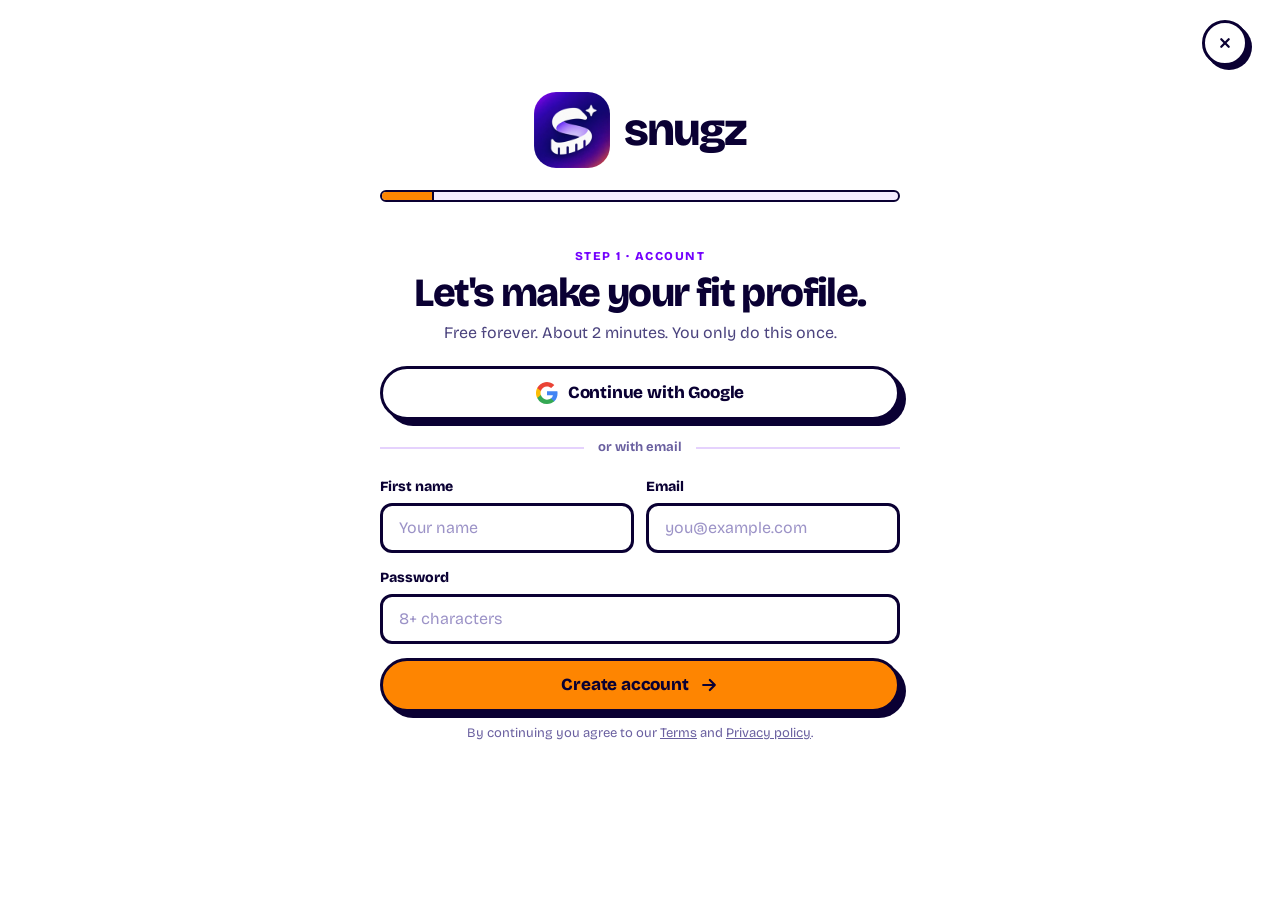
<file: website/onboarding.html>
<!DOCTYPE html>
<html lang="en">
<head>
  <meta charset="UTF-8" />
  <meta name="viewport" content="width=device-width, initial-scale=1.0, viewport-fit=cover" />
  <title>Create your fit profile · Snugz</title>
  <meta name="theme-color" content="#FFFFFF" />
  <link rel="icon" href="assets/snugz-icon-64.png" />
  <link rel="preconnect" href="https://fonts.googleapis.com" />
  <link rel="preconnect" href="https://fonts.gstatic.com" crossorigin />
  <link href="https://fonts.googleapis.com/css2?family=Bricolage+Grotesque:opsz,wght@12..96,400;12..96,500;12..96,600;12..96,700;12..96,800&display=swap" rel="stylesheet" />
  <link rel="stylesheet" href="css/style.css?v=3" />
  <link rel="stylesheet" href="css/onboarding.css?v=3" />
</head>
<body class="ob">
<svg width="0" height="0" style="position:absolute" aria-hidden="true">
  <defs>
    <symbol id="i-arrow" viewBox="0 0 24 24" fill="none" stroke="currentColor" stroke-width="2.6" stroke-linecap="round" stroke-linejoin="round"><path d="M5 12h14M13 6l6 6-6 6"/></symbol>
    <symbol id="i-check" viewBox="0 0 24 24" fill="none" stroke="currentColor" stroke-width="3.2" stroke-linecap="round" stroke-linejoin="round"><path d="M5 12.5l4.5 4.5L19 7.5"/></symbol>
    <symbol id="i-minus" viewBox="0 0 24 24" fill="none" stroke="currentColor" stroke-width="3" stroke-linecap="round"><path d="M5 12h14"/></symbol>
    <symbol id="i-plus" viewBox="0 0 24 24" fill="none" stroke="currentColor" stroke-width="3" stroke-linecap="round"><path d="M12 5v14M5 12h14"/></symbol>
  </defs>
</svg>
<canvas class="confetti" id="confetti"></canvas>

<!-- ===== top: logo (centre) → progress bar → step labels ===== -->
<header class="ob-head">
  <a href="index.html" class="ob-close go" aria-label="Close and go back"><svg><use href="#i-plus"/></svg></a>
  <a href="index.html" class="ob-logo go" aria-label="Snugz home"><img src="assets/snugz-icon-192.png" alt="" width="56" height="56" /><span>snugz</span></a>
  <div class="ob-progress" id="obProgress">
    <div class="ob-bar" role="progressbar" aria-valuemin="0" aria-valuemax="100" aria-valuenow="10" id="obBarWrap"><i id="obBar"></i></div>
  </div>
</header>

<!-- ===== centre: one card, one step at a time ===== -->
<main class="ob-stage">
  <div class="ob-card">

    <!-- 0 · ACCOUNT -->
    <section class="pane active" data-pane="0">
      <span class="eyebrow" id="accEyebrow">Step 1 · Account</span>
      <h1 id="accTitle">Let's make your fit profile.</h1>
      <p class="sub" id="accSub">Free forever. About 2 minutes. You only do this once.</p>
      <button class="btn btn-google btn-block" type="button" id="googleBtn">
        <svg viewBox="0 0 24 24"><path fill="#4285F4" d="M23.5 12.3c0-.8-.1-1.6-.2-2.3H12v4.5h6.5a5.6 5.6 0 0 1-2.4 3.6v3h3.9c2.3-2.1 3.5-5.2 3.5-8.8z"/><path fill="#34A853" d="M12 24c3.2 0 6-1.1 8-2.9l-3.9-3c-1.1.7-2.5 1.2-4.1 1.2-3.1 0-5.8-2.1-6.7-5H1.3v3.1A12 12 0 0 0 12 24z"/><path fill="#FBBC05" d="M5.3 14.3a7.2 7.2 0 0 1 0-4.6V6.6H1.3a12 12 0 0 0 0 10.8l4-3.1z"/><path fill="#EA4335" d="M12 4.8c1.8 0 3.3.6 4.6 1.8l3.4-3.4A12 12 0 0 0 1.3 6.6l4 3.1c.9-2.9 3.6-4.9 6.7-4.9z"/></svg>
        Continue with Google
      </button>
      <div class="divider">or with email</div>
      <form id="accForm">
        <div class="row2">
          <div class="field" id="nameField"><label for="name">First name</label><input id="name" autocomplete="given-name" placeholder="Your name" required /></div>
          <div class="field"><label for="email">Email</label><input id="email" type="email" autocomplete="email" placeholder="you@example.com" required /></div>
        </div>
        <div class="field"><label for="pw">Password</label><input id="pw" type="password" autocomplete="new-password" minlength="8" placeholder="8+ characters" required /></div>
        <p class="form-msg" id="accMsg" role="alert" hidden></p>
        <button class="btn btn-orange btn-block" type="submit" id="accBtn">Create account <svg class="arrow"><use href="#i-arrow"/></svg></button>
      </form>
      <p class="fine">By continuing you agree to our <a href="#">Terms</a> and <a href="#">Privacy policy</a>.</p>
    </section>

    <!-- 1 · STYLE -->
    <section class="pane" data-pane="1">
      <span class="eyebrow">Step 2 · Your style</span>
      <h1>Hey <span id="hiName">there</span>, how do you like it to fit?</h1>
      <p class="sub">Same body, different taste. This makes Snugz yours.</p>
      <div class="opt-group"><b>I am</b>
        <div class="opts two" data-key="gender"><button class="opt on" data-v="men">Men</button><button class="opt" data-v="women">Women</button></div>
      </div>
      <div class="opt-group"><b>Shirts &amp; tops</b>
        <div class="opts" data-key="topFit"><button class="opt" data-v="Snug">Snug</button><button class="opt on" data-v="Regular">Regular</button><button class="opt" data-v="Relaxed">Relaxed</button></div>
      </div>
      <div class="opt-group"><b>Jeans</b>
        <div class="opts" data-key="jeansFit"><button class="opt" data-v="Slim">Slim</button><button class="opt on" data-v="Regular">Regular</button><button class="opt" data-v="Loose">Loose</button></div>
      </div>
      <div class="ob-nav"><button class="link-btn" data-back>Back</button><button class="btn btn-violet" data-next>Continue <svg class="arrow"><use href="#i-arrow"/></svg></button></div>
    </section>

    <!-- 2–6 · MEASUREMENT (re-rendered for each one) -->
    <section class="pane" data-pane="m" id="mPane"></section>

    <!-- 7 · DONE -->
    <section class="pane" data-pane="7">
      <span class="eyebrow">All set</span>
      <h1>Your fit is saved. 🎉</h1>
      <p class="sub">Last step: add the extension, then open any product on Myntra or Flipkart.</p>
      <div class="done-card">
        <div class="hd"><div><b id="doneName">Your fit</b><span class="fitpill" id="doneFit"></span></div><img src="assets/snugz-icon-64.png" alt="" /></div>
        <div class="done-grid" id="doneGrid"></div>
      </div>
      <a href="install.html" class="btn btn-orange btn-block" id="chromeBtn">Add Snugz to Chrome, it's free <svg class="arrow"><use href="#i-arrow"/></svg></a>
      <p class="fine">You can edit your measurements any time from your account.</p>
    </section>

  </div>
</main>

<div class="wipe on out" id="wipe"><img src="assets/snugz-icon-512.png" alt="" /></div>
<script src="js/config.js?v=3"></script>
<script src="js/snugz-api.js?v=3"></script>
<script src="js/onboarding.js?v=3"></script>
</body>
</html>
</file>
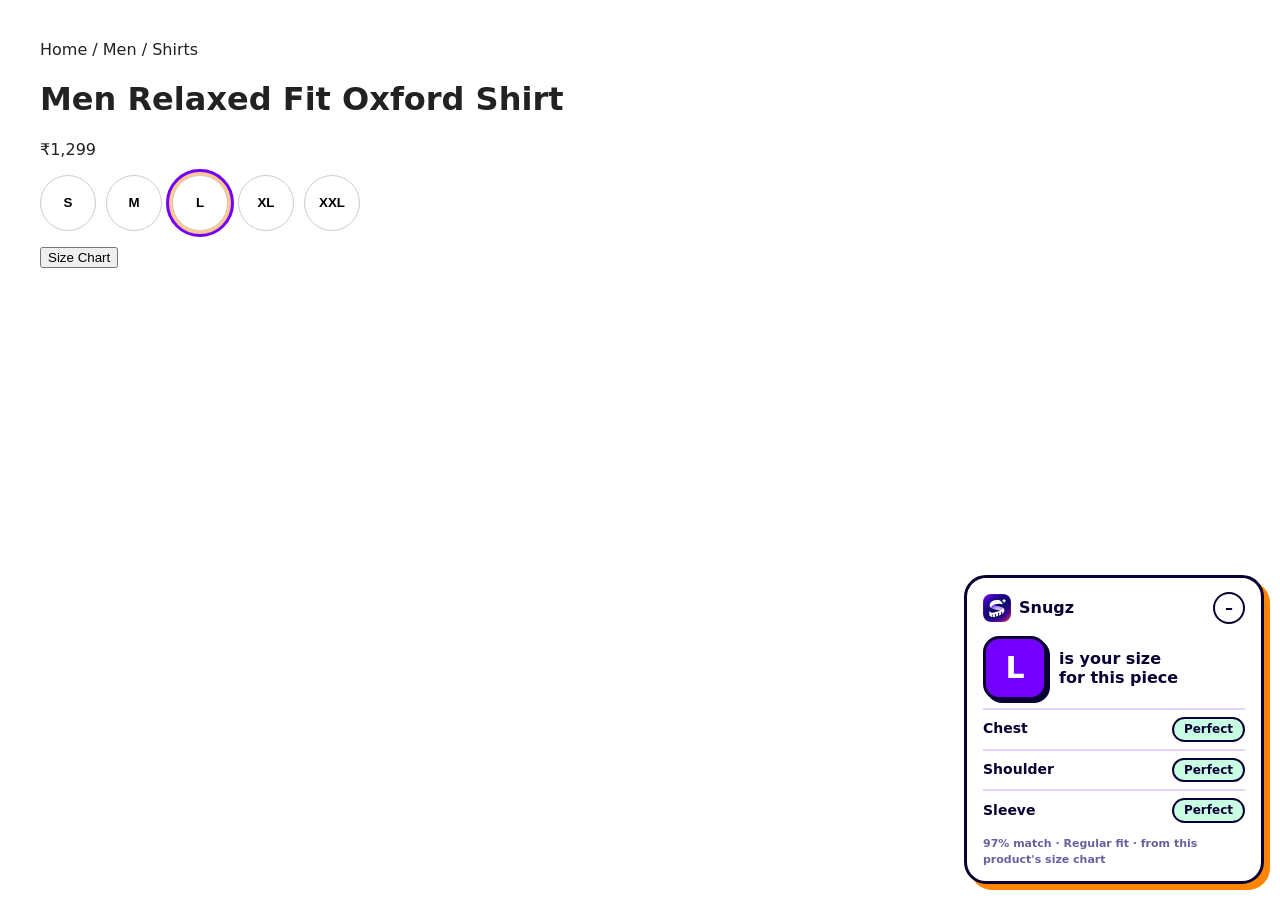
<file: extension/test/mock-product.html>
<!DOCTYPE html>
<html lang="en" data-snugz-test>
<head>
<meta charset="UTF-8" />
<title>Men Relaxed Oxford Shirt · Test Store</title>
<link rel="stylesheet" href="../content.css" />
<style>
  body { font-family: system-ui, sans-serif; margin: 40px; color: #222; }
  .size-buttons { display: flex; gap: 10px; margin: 16px 0; }
  .size-buttons button { width: 56px; height: 56px; border-radius: 50%; border: 1px solid #ccc; background: #fff; font-weight: 700; }
  table { border-collapse: collapse; margin-top: 12px; } td, th { border: 1px solid #ddd; padding: 6px 12px; }
  .modal { display: none; border: 1px solid #ccc; padding: 16px; width: 520px; }
  .modal.open { display: block; }
</style>
</head>
<body>
  <!-- Test fixture only: a fake product page to check the Snugz size-chart reader.
       Open via a local server; the page sets a test profile instead of chrome.storage. -->
  <nav class="breadcrumb">Home / Men / Shirts</nav>
  <h1>Men Relaxed Fit Oxford Shirt</h1>
  <p>₹1,299</p>
  <div class="size-buttons"><button>S</button><button>M</button><button>L</button><button>XL</button><button>XXL</button></div>
  <button id="openChart">Size Chart</button>
  <div class="modal" id="chart">
    <h3>Size Chart · Body measurements</h3>
    <table>
      <thead><tr><th>Size</th><th>Chest (in)</th><th>Across Shoulder (in)</th><th>Sleeve Length (in)</th><th>Front Length (in)</th></tr></thead>
      <tbody>
        <tr><td>S</td><td>36-38</td><td>16.5</td><td>24</td><td>28</td></tr>
        <tr><td>M</td><td>38-40</td><td>17.0</td><td>24.5</td><td>29</td></tr>
        <tr><td>L</td><td>40-42</td><td>17.75</td><td>25</td><td>30</td></tr>
        <tr><td>XL</td><td>42-44</td><td>18.5</td><td>25.5</td><td>31</td></tr>
        <tr><td>XXL</td><td>44-46</td><td>19.25</td><td>26</td><td>32</td></tr>
      </tbody>
    </table>
  </div>
  <script>
    window.__snugzTest = { session: { user: { id: "test" } }, profile: { name: "Test", chest: 40.5, shoulder: 17.5, sleeve: 25, waist: 32, length: 31, top_fit: "Regular", jeans_fit: "Regular" } };
    // #nochart: start without the size chart in the page; clicking "Size Chart" adds it (like real sites)
    const table = document.querySelector("#chart table");
    if (location.hash === "#nochart") table.remove();
    document.getElementById("openChart").onclick = () => {
      const m = document.getElementById("chart");
      if (!m.querySelector("table")) m.appendChild(table);
      m.classList.add("open");
    };
  </script>
  <script src="../config.js"></script>
  <script src="../match.js"></script>
  <script src="../content.js"></script>
</body>
</html>
</file>
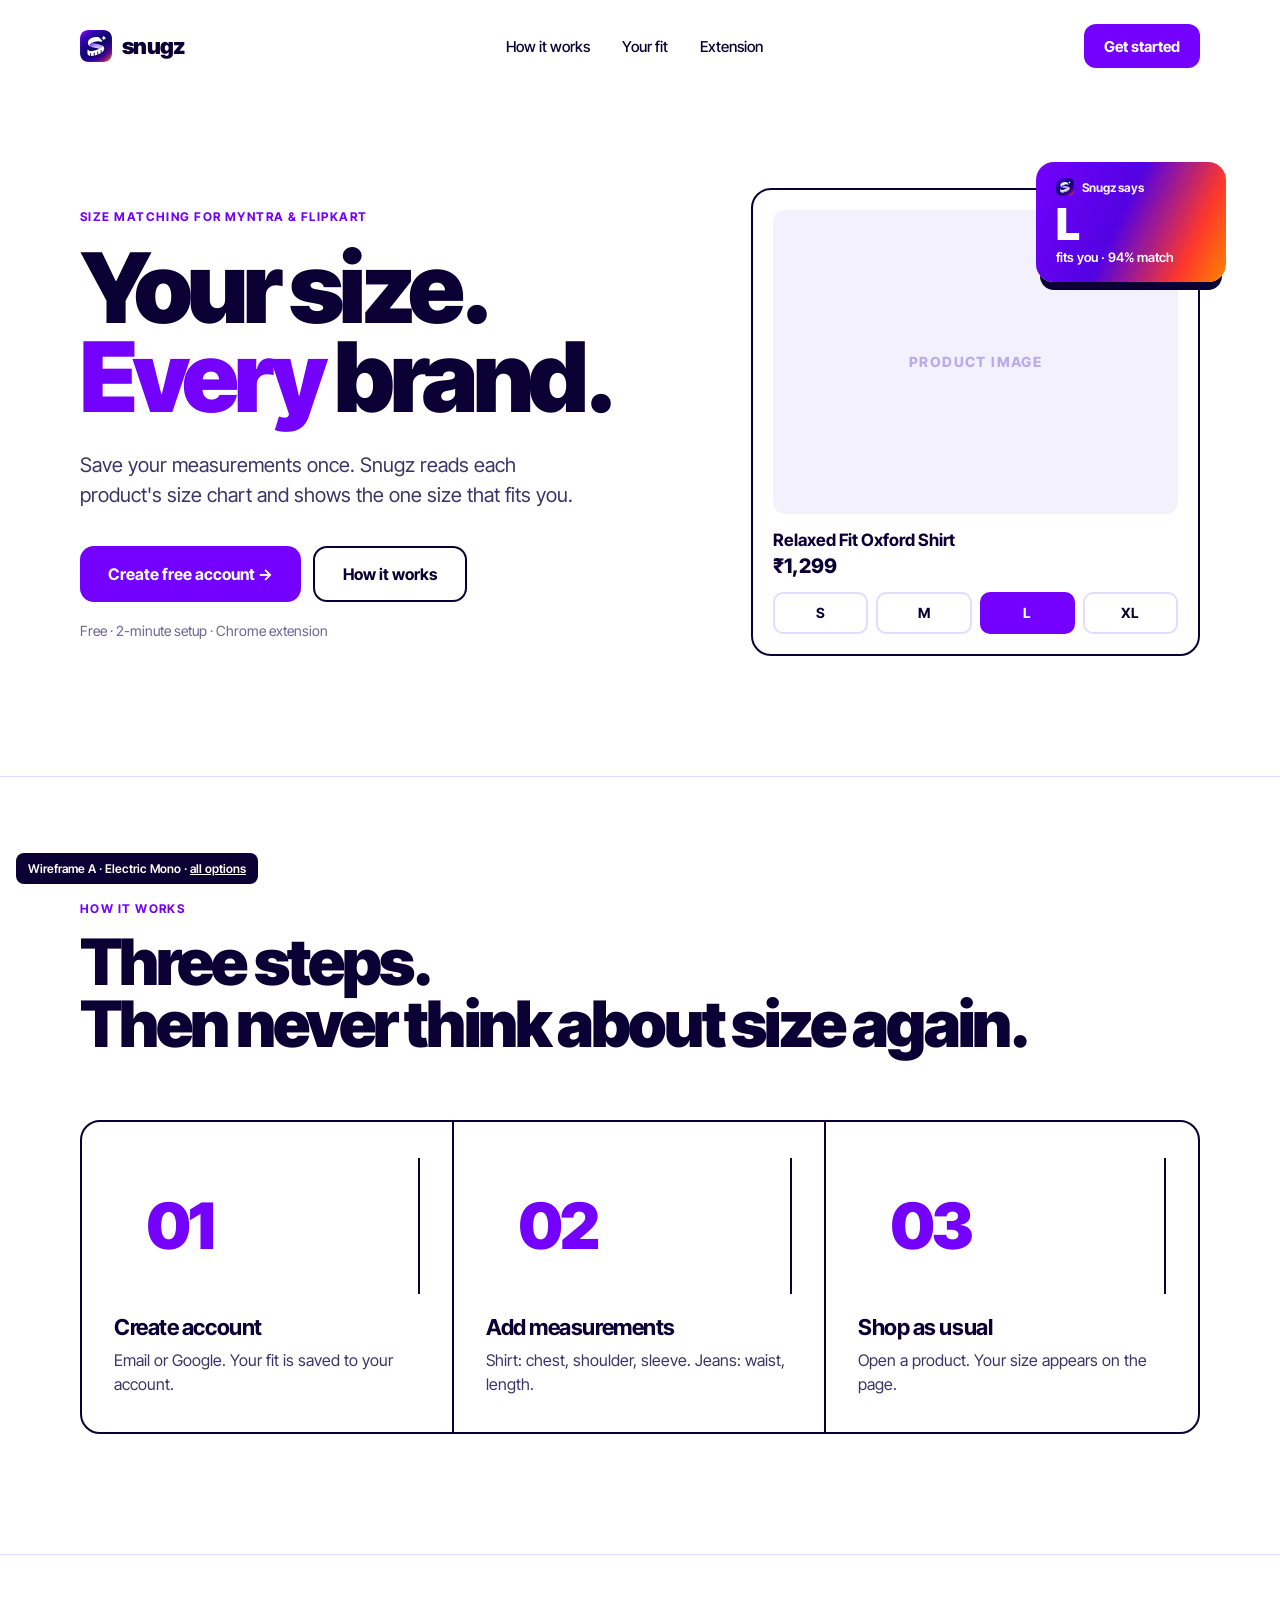
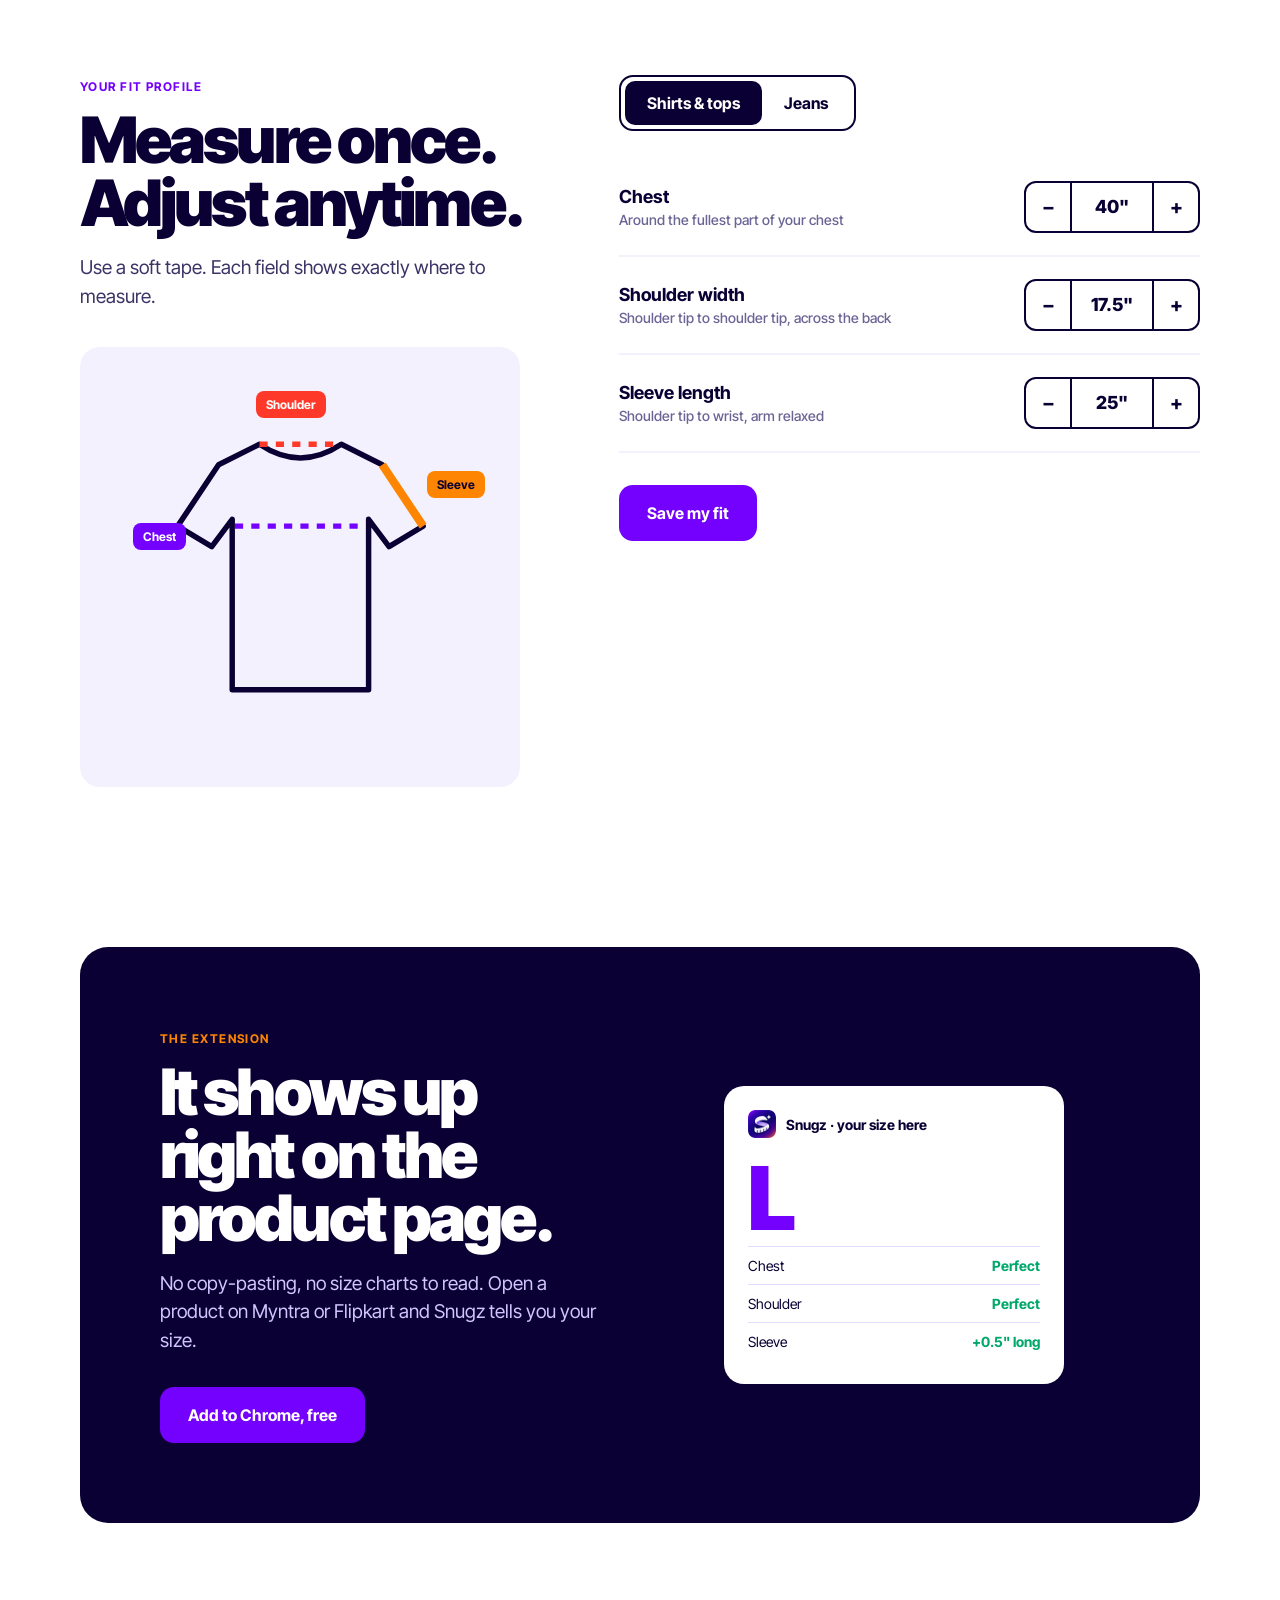
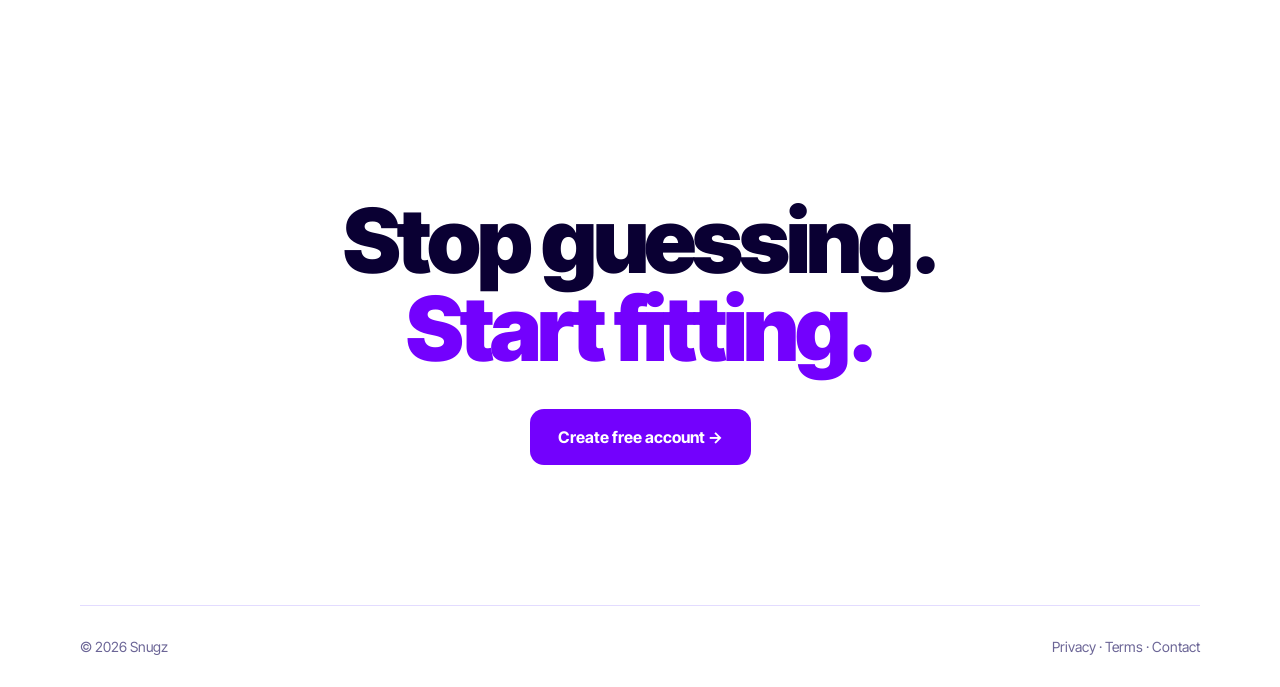
<file: website/wireframes/a-electric-mono.html>
<!DOCTYPE html>
<html lang="en">
<head>
<meta charset="UTF-8" />
<meta name="viewport" content="width=device-width, initial-scale=1.0" />
<title>Snugz · Wireframe A: Electric Mono</title>
<link rel="icon" href="../assets/logo-64.png" />
<link href="https://fonts.googleapis.com/css2?family=Inter+Tight:wght@400;500;600;700;800;900&display=swap" rel="stylesheet" />
<style>
/* A: ELECTRIC MONO
   White canvas, near-black ink, ONE electric violet accent.
   The full logo gradient appears in exactly one place (the extension badge). */
:root{
  --ink:#0A0033; --paper:#FFFFFF; --soft:#F4F1FF; --line:#E3DCFF;
  --violet:#7301FD; --violet-2:#5302E2; --coral:#FF3929; --orange:#FE8501;
  --grad:linear-gradient(115deg,#7301FD 0%,#5302E2 45%,#FF3929 80%,#FE8501 100%);
}
*{box-sizing:border-box;margin:0;padding:0}
body{font-family:"Inter Tight",system-ui,sans-serif;background:var(--paper);color:var(--ink);-webkit-font-smoothing:antialiased}
a{color:inherit;text-decoration:none}
button{font:inherit;cursor:pointer;border:0;background:none;color:inherit}
.wrap{width:min(1120px,90vw);margin:0 auto}
.tag{display:inline-block;font-size:12px;font-weight:700;letter-spacing:.12em;text-transform:uppercase;color:var(--violet)}
.wf{position:fixed;left:16px;bottom:16px;z-index:99;background:var(--ink);color:#fff;font-size:12px;font-weight:600;padding:8px 12px;border-radius:8px}
.wf a{text-decoration:underline}

/* nav */
nav{display:flex;justify-content:space-between;align-items:center;padding:24px 0}
.brand{display:flex;align-items:center;gap:10px;font-weight:900;font-size:22px;letter-spacing:-.03em}
.brand img{width:32px;height:32px;border-radius:8px}
.links{display:flex;gap:32px;font-weight:500;font-size:15px}
.links a:hover{color:var(--violet)}

/* buttons: solid, flat, high contrast */
.btn{display:inline-flex;align-items:center;gap:10px;height:56px;padding:0 28px;border-radius:14px;font-weight:700;font-size:16px;transition:transform .15s,background .15s}
.btn:active{transform:scale(.97)}
.btn-main{background:var(--violet);color:#fff}
.btn-main:hover{background:var(--violet-2)}
.btn-line{border:2px solid var(--ink)}
.btn-line:hover{background:var(--ink);color:#fff}
.btn-sm{height:44px;padding:0 20px;font-size:15px;border-radius:12px}

/* hero */
.hero{padding:96px 0 120px;display:grid;grid-template-columns:1.15fr .85fr;gap:64px;align-items:center}
h1{font-size:clamp(52px,7.6vw,104px);line-height:.92;letter-spacing:-.055em;font-weight:900}
h1 em{font-style:normal;color:var(--violet)}
.hero p{font-size:20px;line-height:1.5;color:#3B3466;margin:28px 0 36px;max-width:500px}
.row{display:flex;gap:12px;flex-wrap:wrap}
.fine{margin-top:20px;font-size:14px;color:#6B6596}

/* product mock + badge */
.mock{border:2px solid var(--ink);border-radius:20px;padding:20px;position:relative;background:#fff}
.mock .img{aspect-ratio:4/3;background:var(--soft);border-radius:12px;display:grid;place-items:center;font-weight:800;color:#B9ADEB;font-size:14px;letter-spacing:.1em}
.mock h4{font-size:17px;margin:16px 0 4px}
.mock .price{font-weight:800;font-size:20px}
.sizes{display:flex;gap:8px;margin-top:14px}
.sizes span{flex:1;height:42px;display:grid;place-items:center;border:2px solid var(--line);border-radius:10px;font-weight:700;font-size:14px}
.sizes span.hit{border-color:var(--violet);background:var(--violet);color:#fff}
.badge{position:absolute;right:-28px;top:-28px;background:var(--grad);color:#fff;border-radius:18px;padding:16px 20px;min-width:190px;box-shadow:0 12px 0 -4px var(--ink)}
.badge small{display:flex;align-items:center;gap:8px;font-size:12px;font-weight:700;opacity:.95}
.badge small img{width:18px;height:18px;border-radius:5px}
.badge b{display:block;font-size:44px;line-height:1;margin-top:6px;font-weight:900;letter-spacing:-.03em}
.badge span{font-size:13px;font-weight:600}

/* sections */
section{padding:120px 0;border-top:1px solid var(--line)}
h2{font-size:clamp(38px,5vw,64px);line-height:.98;letter-spacing:-.045em;font-weight:900;margin:14px 0 20px}
.lede{font-size:19px;color:#3B3466;max-width:560px;line-height:1.5}
.three{display:grid;grid-template-columns:repeat(3,1fr);gap:0;margin-top:64px;border:2px solid var(--ink);border-radius:20px;overflow:hidden}
.three div{padding:36px 32px;border-right:2px solid var(--ink)}
.three div:last-child{border-right:0}
.three .n{font-size:64px;font-weight:900;color:var(--violet);letter-spacing:-.05em;line-height:1}
.three h3{font-size:22px;margin:20px 0 8px;letter-spacing:-.02em}
.three p{color:#3B3466;line-height:1.5}

/* measurement form */
.form{display:grid;grid-template-columns:.9fr 1.1fr;gap:64px;align-items:start}
.tabs{display:inline-flex;border:2px solid var(--ink);border-radius:14px;padding:4px;margin-bottom:28px}
.tabs button{height:44px;padding:0 22px;border-radius:10px;font-weight:700}
.tabs button.on{background:var(--ink);color:#fff}
.field{display:grid;grid-template-columns:1fr auto;align-items:center;gap:16px;padding:22px 0;border-bottom:2px solid var(--soft)}
.field label{font-weight:700;font-size:18px}
.field small{display:block;font-weight:500;font-size:14px;color:#6B6596;margin-top:4px}
.num{display:flex;align-items:center;border:2px solid var(--ink);border-radius:12px;overflow:hidden}
.num button{width:44px;height:48px;font-size:20px;font-weight:700}
.num button:hover{background:var(--violet);color:#fff}
.num output{width:84px;text-align:center;font-weight:800;font-size:18px;border-inline:2px solid var(--ink);line-height:48px}
.diagram{background:var(--soft);border-radius:20px;aspect-ratio:1;max-width:440px;display:grid;place-items:center;position:relative}
.diagram svg{width:62%}
.diagram .lbl{position:absolute;background:var(--violet);color:#fff;font-size:12px;font-weight:700;padding:6px 10px;border-radius:8px}

/* extension block */
.ext{background:var(--ink);color:#fff;border-radius:28px;padding:80px;display:grid;grid-template-columns:1fr 1fr;gap:56px;align-items:center}
.ext h2{color:#fff}
.ext .lede{color:#CFC6FF}
.ext .tag{color:var(--orange)}
.pop{background:#fff;color:var(--ink);border-radius:20px;padding:24px;max-width:340px;justify-self:center;width:100%}
.pop .top{display:flex;align-items:center;gap:10px;font-weight:700;font-size:14px}
.pop .top img{width:28px;border-radius:7px}
.pop .size{font-size:88px;font-weight:900;letter-spacing:-.06em;line-height:1;margin:16px 0 4px;color:var(--violet)}
.pop .rows div{display:flex;justify-content:space-between;padding:10px 0;border-top:1px solid var(--line);font-size:14px}
.pop .rows b{color:#00A86B}

/* footer cta */
.end{text-align:center;padding:140px 0}
.end h2{font-size:clamp(48px,7vw,96px)}
footer{display:flex;justify-content:space-between;padding:32px 0;border-top:1px solid var(--line);font-size:14px;color:#6B6596}

@media(max-width:900px){.hero,.form,.ext{grid-template-columns:1fr}.three{grid-template-columns:1fr}.three div{border-right:0;border-bottom:2px solid var(--ink)}.links{display:none}.ext{padding:40px 28px}.badge{right:-8px}}
</style>
</head>
<body>
<div class="wf">Wireframe A · Electric Mono · <a href="index.html">all options</a></div>

<div class="wrap">
  <nav>
    <a class="brand" href="#"><img src="../assets/logo-64.png" alt="">snugz</a>
    <div class="links"><a href="#how">How it works</a><a href="#profile">Your fit</a><a href="#ext">Extension</a></div>
    <a class="btn btn-main btn-sm" href="#">Get started</a>
  </nav>

  <div class="hero">
    <div>
      <span class="tag">Size matching for Myntra &amp; Flipkart</span>
      <h1 style="margin-top:18px">Your size.<br><em>Every</em> brand.</h1>
      <p>Save your measurements once. Snugz reads each product's size chart and shows the one size that fits you.</p>
      <div class="row">
        <a class="btn btn-main" href="#">Create free account →</a>
        <a class="btn btn-line" href="#how">How it works</a>
      </div>
      <div class="fine">Free · 2-minute setup · Chrome extension</div>
    </div>
    <div class="mock">
      <div class="img">PRODUCT IMAGE</div>
      <h4>Relaxed Fit Oxford Shirt</h4>
      <div class="price">₹1,299</div>
      <div class="sizes"><span>S</span><span>M</span><span class="hit">L</span><span>XL</span></div>
      <div class="badge"><small><img src="../assets/logo-64.png" alt="">Snugz says</small><b>L</b><span>fits you · 94% match</span></div>
    </div>
  </div>
</div>

<section id="how"><div class="wrap">
  <span class="tag">How it works</span>
  <h2>Three steps.<br>Then never think about size again.</h2>
  <div class="three">
    <div><div class="n">01</div><h3>Create account</h3><p>Email or Google. Your fit is saved to your account.</p></div>
    <div><div class="n">02</div><h3>Add measurements</h3><p>Shirt: chest, shoulder, sleeve. Jeans: waist, length.</p></div>
    <div><div class="n">03</div><h3>Shop as usual</h3><p>Open a product. Your size appears on the page.</p></div>
  </div>
</div></section>

<section id="profile"><div class="wrap form">
  <div>
    <span class="tag">Your fit profile</span>
    <h2>Measure once.<br>Adjust anytime.</h2>
    <p class="lede">Use a soft tape. Each field shows exactly where to measure.</p>
    <div class="diagram" style="margin-top:36px">
      <svg viewBox="0 0 200 220" fill="none" stroke="#0A0033" stroke-width="4" stroke-linejoin="round"><path d="M70 20 L40 35 L10 80 L35 95 L50 75 L50 200 L150 200 L150 75 L165 95 L190 80 L160 35 L130 20 Q100 40 70 20Z"/><path d="M52 80 H148" stroke="#7301FD" stroke-dasharray="6 6"/><path d="M70 20 H130" stroke="#FF3929" stroke-dasharray="6 6"/><path d="M160 35 L190 80" stroke="#FE8501" stroke-width="6"/></svg>
      <span class="lbl" style="left:12%;top:40%">Chest</span>
      <span class="lbl" style="left:40%;top:10%;background:#FF3929">Shoulder</span>
      <span class="lbl" style="right:8%;top:28%;background:#FE8501;color:#0A0033">Sleeve</span>
    </div>
  </div>
  <div>
    <div class="tabs"><button class="on" data-t="shirt">Shirts &amp; tops</button><button data-t="jeans">Jeans</button></div>
    <div id="shirt">
      <div class="field"><div><label>Chest</label><small>Around the fullest part of your chest</small></div><div class="num"><button>−</button><output>40"</output><button>+</button></div></div>
      <div class="field"><div><label>Shoulder width</label><small>Shoulder tip to shoulder tip, across the back</small></div><div class="num"><button>−</button><output>17.5"</output><button>+</button></div></div>
      <div class="field"><div><label>Sleeve length</label><small>Shoulder tip to wrist, arm relaxed</small></div><div class="num"><button>−</button><output>25"</output><button>+</button></div></div>
    </div>
    <div id="jeans" hidden>
      <div class="field"><div><label>Waist</label><small>Where you wear your jeans, usually at the belly button</small></div><div class="num"><button>−</button><output>32"</output><button>+</button></div></div>
      <div class="field"><div><label>Length</label><small>Inside leg, crotch to ankle (inseam)</small></div><div class="num"><button>−</button><output>31"</output><button>+</button></div></div>
    </div>
    <div class="row" style="margin-top:32px"><a class="btn btn-main" href="#">Save my fit</a></div>
  </div>
</div></section>

<section id="ext" style="border:0;padding-top:40px"><div class="wrap">
  <div class="ext">
    <div>
      <span class="tag">The extension</span>
      <h2>It shows up<br>right on the product page.</h2>
      <p class="lede">No copy-pasting, no size charts to read. Open a product on Myntra or Flipkart and Snugz tells you your size.</p>
      <div class="row" style="margin-top:32px"><a class="btn btn-main" href="#">Add to Chrome, free</a></div>
    </div>
    <div class="pop">
      <div class="top"><img src="../assets/logo-64.png" alt="">Snugz · your size here</div>
      <div class="size">L</div>
      <div class="rows">
        <div>Chest <b>Perfect</b></div>
        <div>Shoulder <b>Perfect</b></div>
        <div>Sleeve <b>+0.5" long</b></div>
      </div>
    </div>
  </div>
</div></section>

<div class="wrap">
  <div class="end">
    <h2>Stop guessing.<br><span style="color:var(--violet)">Start fitting.</span></h2>
    <div class="row" style="justify-content:center;margin-top:36px"><a class="btn btn-main" href="#">Create free account →</a></div>
  </div>
  <footer><span>© 2026 Snugz</span><span>Privacy · Terms · Contact</span></footer>
</div>

<script>
document.querySelectorAll('.tabs button').forEach(b=>b.onclick=()=>{
  document.querySelectorAll('.tabs button').forEach(x=>x.classList.toggle('on',x===b));
  document.getElementById('shirt').hidden=b.dataset.t!=='shirt';
  document.getElementById('jeans').hidden=b.dataset.t!=='jeans';
});
</script>
</body>
</html>
</file>
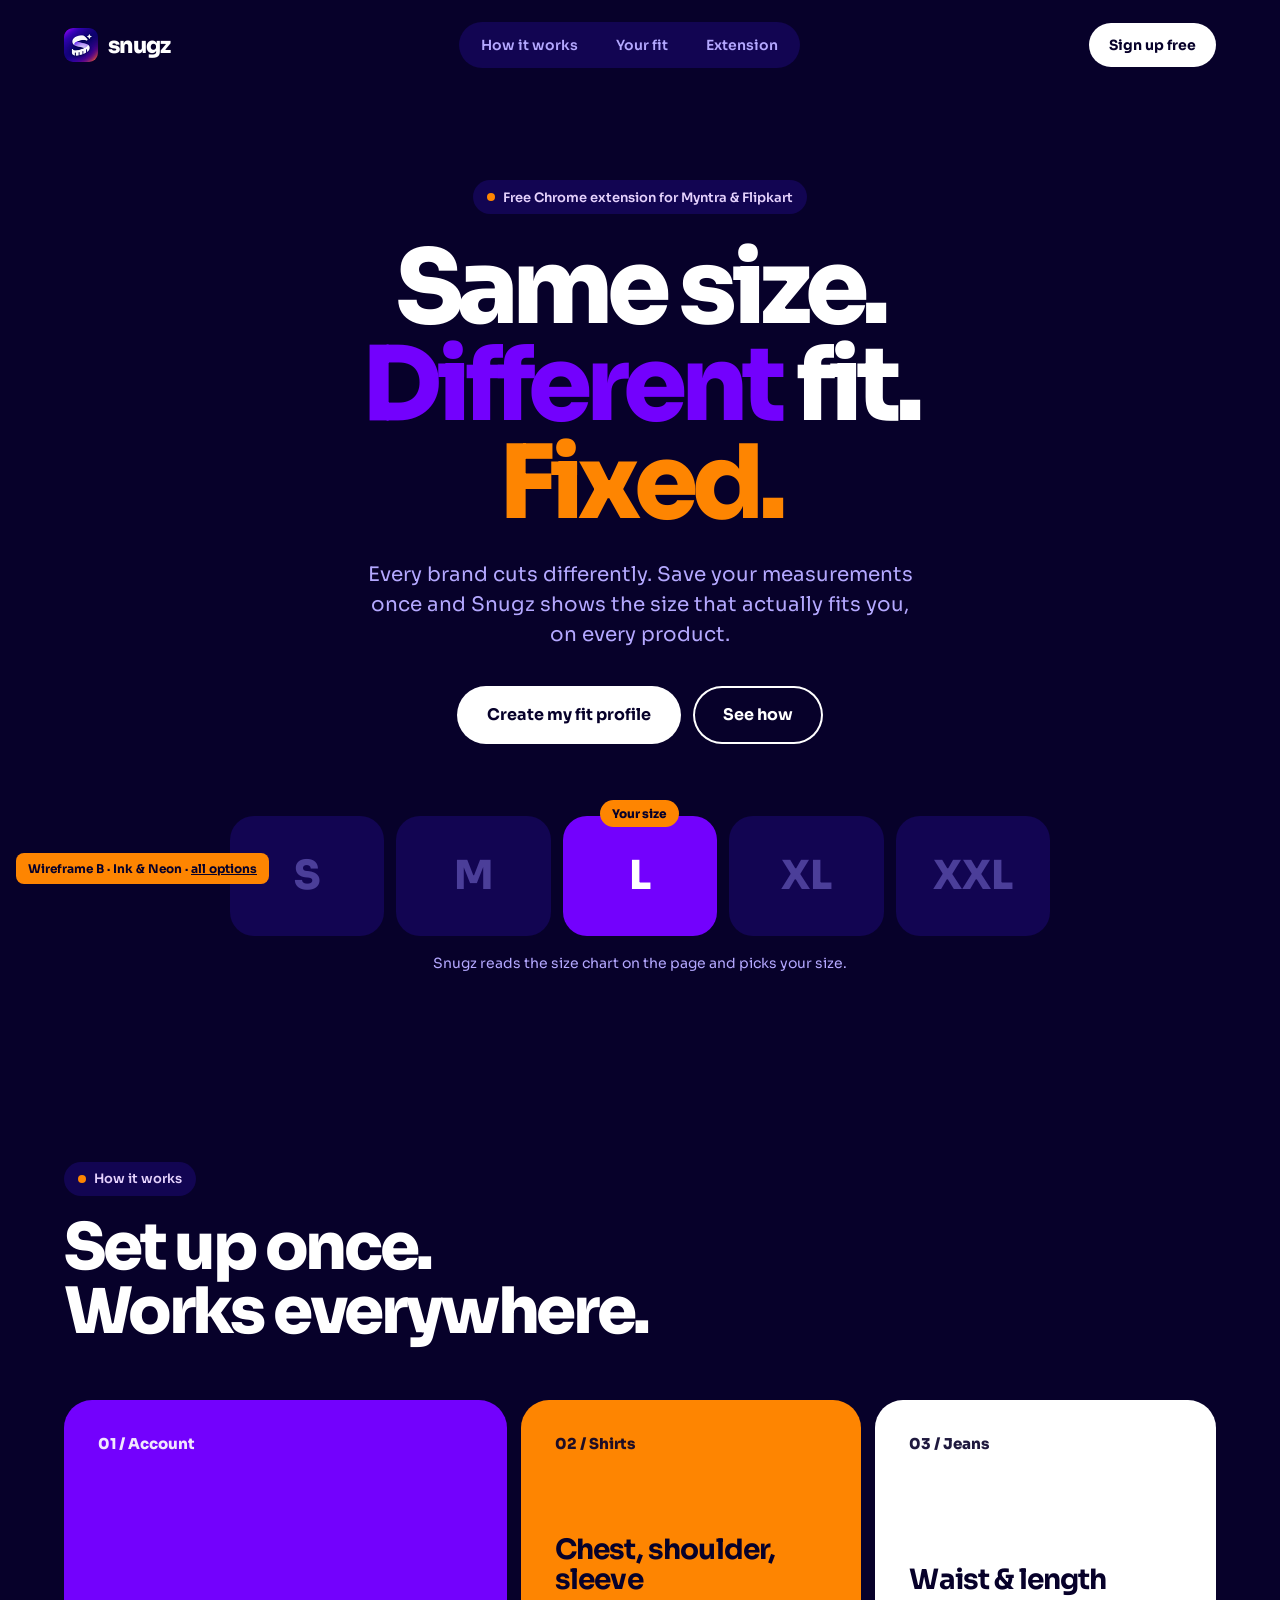
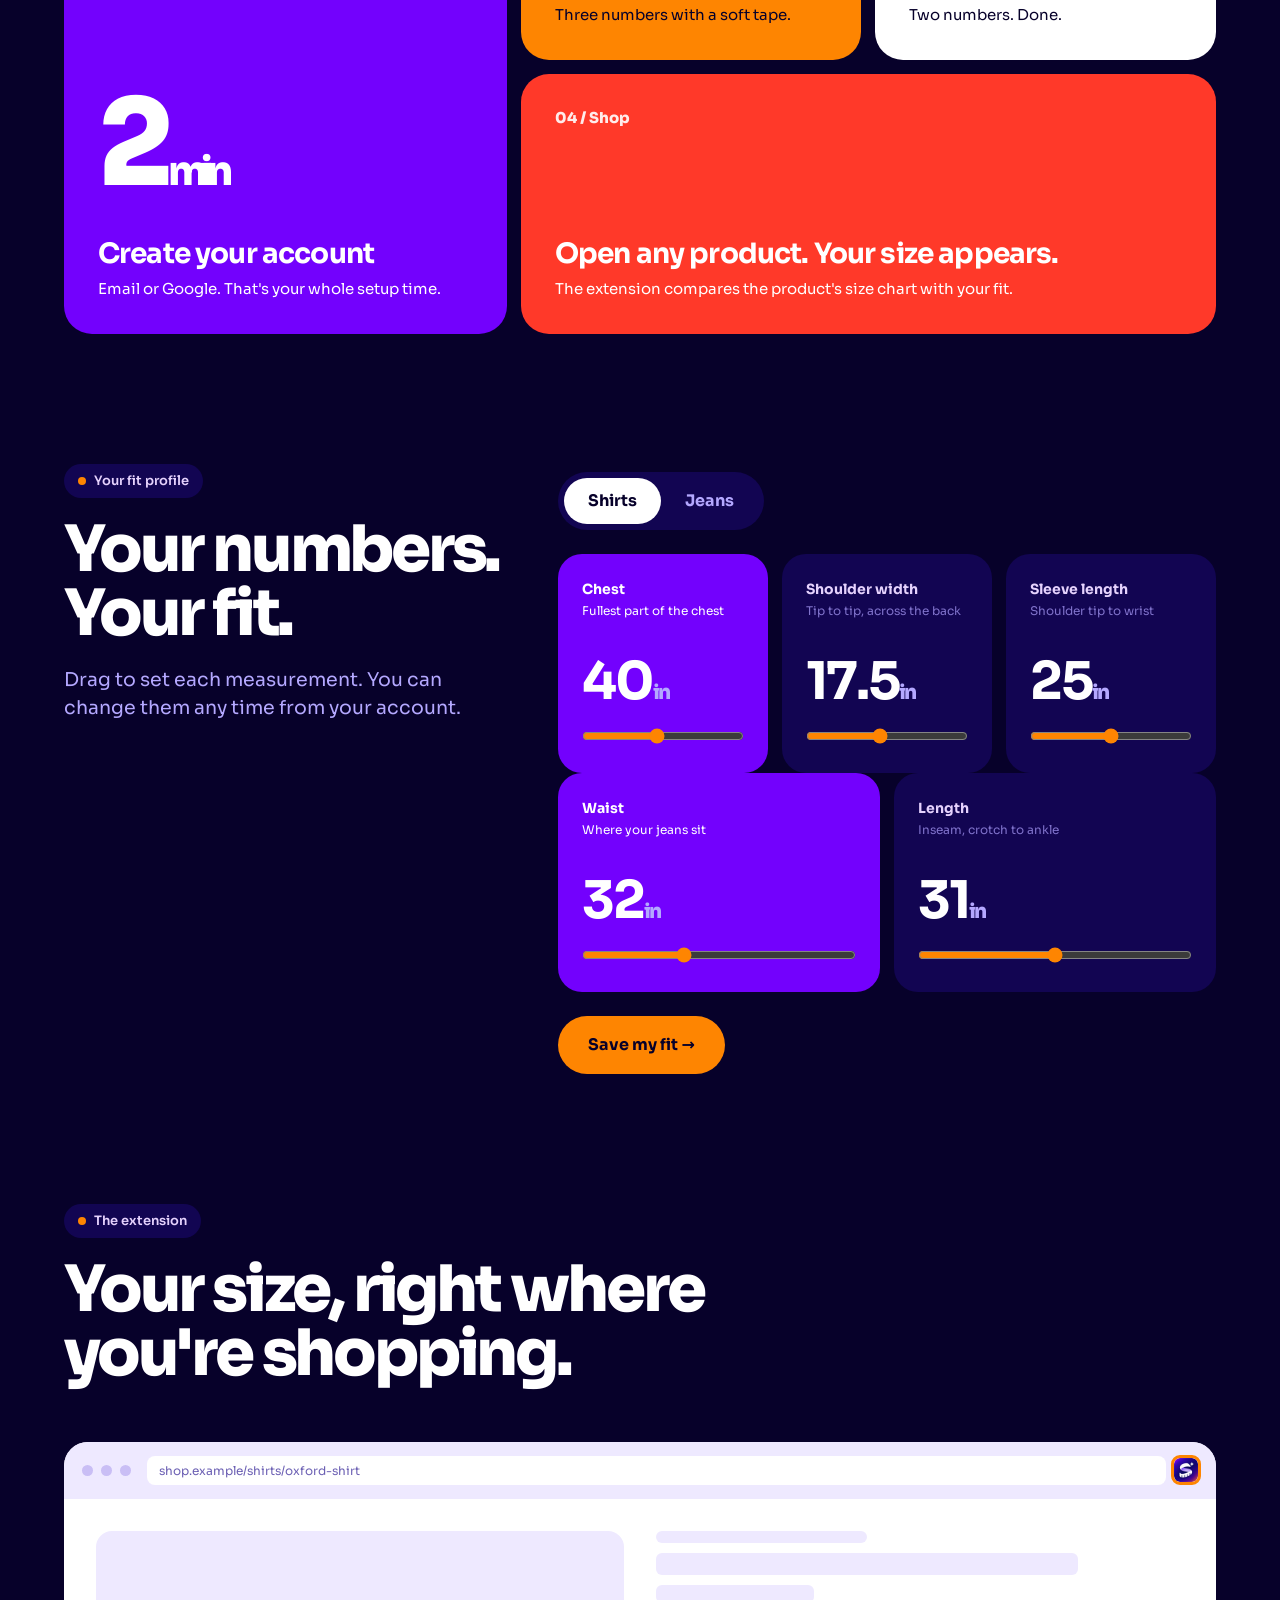
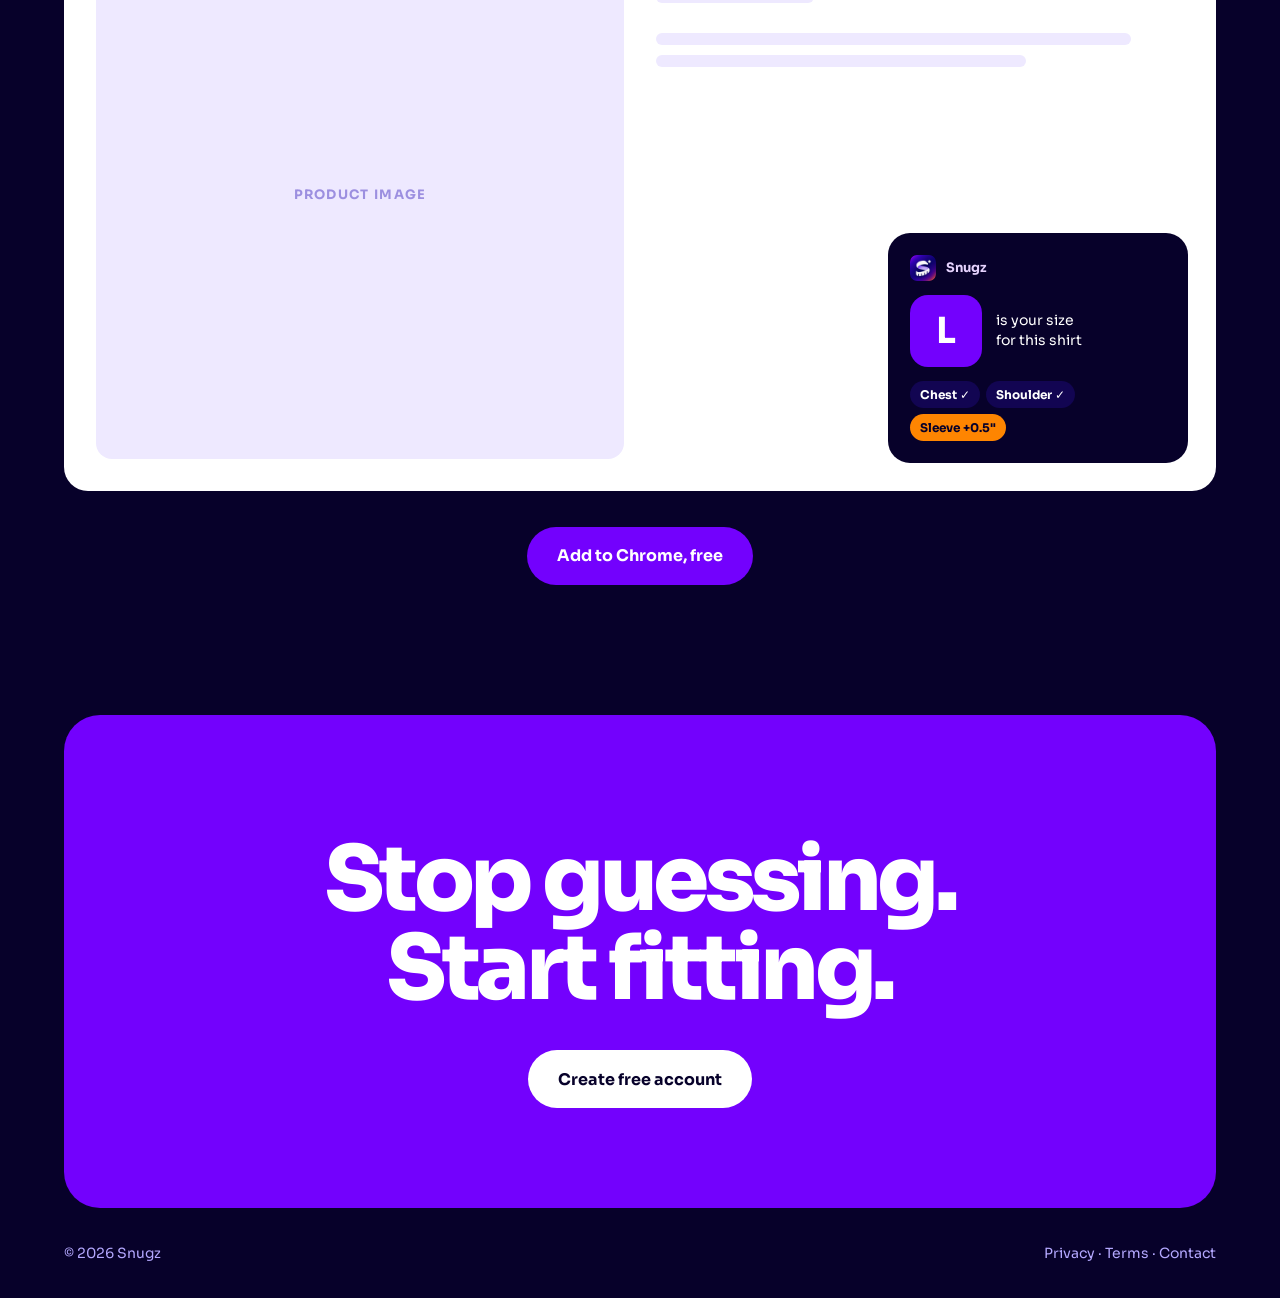
<file: website/wireframes/b-ink-neon.html>
<!DOCTYPE html>
<html lang="en">
<head>
<meta charset="UTF-8" />
<meta name="viewport" content="width=device-width, initial-scale=1.0" />
<title>Snugz · Wireframe B: Ink &amp; Neon</title>
<link rel="icon" href="../assets/logo-64.png" />
<link href="https://fonts.googleapis.com/css2?family=Sora:wght@400;500;600;700;800&display=swap" rel="stylesheet" />
<style>
/* B: INK & NEON
   Deep indigo-black canvas (from the logo's darkest tone), pure white type,
   saturated logo colours as SOLID flat blocks. No glow, no blur, no glass. */
:root{
  --ink:#07012A; --ink-2:#120552; --white:#FFFFFF; --mute:#B4A8FF;
  --violet:#7301FD; --blue:#5302E2; --deep:#0E0287; --coral:#FF3929; --orange:#FE8501; --lilac:#E5D2FD;
}
*{box-sizing:border-box;margin:0;padding:0}
body{font-family:"Sora",system-ui,sans-serif;background:var(--ink);color:var(--white);-webkit-font-smoothing:antialiased}
a{color:inherit;text-decoration:none}
button{font:inherit;cursor:pointer;border:0;background:none;color:inherit}
.wrap{width:min(1160px,90vw);margin:0 auto}
.wf{position:fixed;left:16px;bottom:16px;z-index:99;background:var(--orange);color:var(--ink);font-size:12px;font-weight:700;padding:8px 12px;border-radius:8px}
.wf a{text-decoration:underline}
.chip{display:inline-flex;align-items:center;gap:8px;height:34px;padding:0 14px;border-radius:999px;background:var(--ink-2);font-size:13px;font-weight:600;color:var(--lilac)}
.chip i{width:8px;height:8px;border-radius:50%;background:var(--orange)}

nav{display:flex;justify-content:space-between;align-items:center;padding:22px 0}
.brand{display:flex;align-items:center;gap:10px;font-weight:800;font-size:22px;letter-spacing:-.03em}
.brand img{width:34px;border-radius:9px}
.links{display:flex;gap:6px;background:var(--ink-2);padding:6px;border-radius:999px}
.links a{padding:8px 16px;border-radius:999px;font-size:14px;font-weight:600;color:var(--mute)}
.links a:hover{background:var(--violet);color:#fff}

.btn{display:inline-flex;align-items:center;justify-content:center;gap:10px;height:58px;padding:0 30px;border-radius:999px;font-weight:700;font-size:16px;transition:transform .15s}
.btn:hover{transform:translateY(-2px)}
.btn-main{background:var(--white);color:var(--ink)}
.btn-violet{background:var(--violet);color:#fff}
.btn-orange{background:var(--orange);color:var(--ink)}
.btn-line{box-shadow:inset 0 0 0 2px #fff}
.btn-sm{height:44px;padding:0 20px;font-size:14px}

/* hero: centred, type-led */
.hero{text-align:center;padding:90px 0 60px}
h1{font-size:clamp(50px,8vw,118px);line-height:.95;letter-spacing:-.06em;font-weight:800;margin:26px auto 0;max-width:1000px}
h1 .v{color:var(--violet)} h1 .o{color:var(--orange)}
.hero p{font-size:20px;color:var(--mute);max-width:560px;margin:28px auto 36px;line-height:1.5}
.row{display:flex;gap:12px;justify-content:center;flex-wrap:wrap}

/* size strip: the core visual idea */
.strip{display:grid;grid-template-columns:repeat(5,1fr);gap:12px;margin:72px auto 0;max-width:820px}
.strip div{height:120px;border-radius:24px;background:var(--ink-2);display:grid;place-items:center;font-size:40px;font-weight:800;color:#4B3E99;position:relative}
.strip div.hit{background:var(--violet);color:#fff}
.strip div.hit::after{content:"Your size";position:absolute;top:-16px;background:var(--orange);color:var(--ink);font-size:12px;font-weight:800;padding:6px 12px;border-radius:999px}
.strip-cap{text-align:center;color:var(--mute);font-size:14px;margin-top:18px}

section{padding:130px 0}
h2{font-size:clamp(38px,5vw,68px);line-height:1;letter-spacing:-.05em;font-weight:800;margin:20px 0}
.lede{font-size:19px;color:var(--mute);line-height:1.5;max-width:560px}

/* bento */
.bento{display:grid;grid-template-columns:1.3fr 1fr 1fr;grid-template-rows:auto auto;gap:14px;margin-top:56px}
.b{border-radius:28px;padding:34px;display:flex;flex-direction:column;justify-content:space-between;min-height:260px}
.b .n{font-size:15px;font-weight:800;opacity:.9}
.b h3{font-size:28px;letter-spacing:-.03em;line-height:1.05;margin-top:40px}
.b p{margin-top:10px;line-height:1.45;font-size:15px}
.b1{background:var(--violet);grid-row:span 2}
.b2{background:var(--orange);color:var(--ink)}
.b3{background:var(--white);color:var(--ink)}
.b4{background:var(--coral);grid-column:span 2}
.b1 .big{font-size:120px;font-weight:800;letter-spacing:-.06em;line-height:.9}

/* measurement: big number dials */
.measure{display:grid;grid-template-columns:.8fr 1.2fr;gap:56px;align-items:start}
.seg{display:inline-grid;grid-template-columns:1fr 1fr;background:var(--ink-2);padding:6px;border-radius:999px;margin:8px 0 24px}
.seg button{height:46px;padding:0 24px;border-radius:999px;font-weight:700;color:var(--mute)}
.seg button.on{background:#fff;color:var(--ink)}
.dials{display:grid;grid-template-columns:repeat(3,1fr);gap:14px}
.dials.two{grid-template-columns:repeat(2,1fr)}
.dial{background:var(--ink-2);border-radius:24px;padding:24px}
.dial label{font-size:14px;font-weight:700;color:var(--lilac)}
.dial small{display:block;font-size:12px;color:#8073CC;margin-top:4px;min-height:32px;line-height:1.35}
.dial .val{font-size:52px;font-weight:800;letter-spacing:-.04em;margin:14px 0}
.dial .val span{font-size:20px;color:var(--mute)}
.dial input{width:100%;accent-color:var(--orange)}
.dial.active{background:var(--violet)}
.dial.active label,.dial.active small{color:#fff}

/* extension preview */
.browser{background:#fff;color:var(--ink);border-radius:24px;overflow:hidden;margin-top:56px}
.bar{display:flex;gap:8px;align-items:center;padding:14px 18px;background:#EEE9FF}
.bar i{width:11px;height:11px;border-radius:50%;background:#C9BEF5}
.bar .url{flex:1;margin-left:8px;background:#fff;border-radius:8px;padding:7px 12px;font-size:12px;color:#6B5FB3}
.bar img{width:24px;border-radius:6px;outline:3px solid var(--orange)}
.page{display:grid;grid-template-columns:1fr 1fr;gap:32px;padding:32px;position:relative}
.ph{background:#EEE9FF;border-radius:16px;aspect-ratio:1;display:grid;place-items:center;font-size:13px;font-weight:700;letter-spacing:.1em;color:#9C8FE0}
.lines i{display:block;height:12px;border-radius:6px;background:#EEE9FF;margin-bottom:10px}
.panel{position:absolute;right:28px;bottom:28px;width:300px;background:var(--ink);color:#fff;border-radius:22px;padding:22px}
.panel .hd{display:flex;align-items:center;gap:10px;font-size:13px;font-weight:700;color:var(--lilac)}
.panel .hd img{width:26px;border-radius:7px}
.panel .sz{display:flex;align-items:center;gap:14px;margin:14px 0}
.panel .sz b{width:72px;height:72px;border-radius:18px;background:var(--violet);display:grid;place-items:center;font-size:36px}
.panel .sz span{font-size:14px;line-height:1.4}
.panel .ok{display:flex;gap:6px;flex-wrap:wrap}
.panel .ok span{font-size:12px;font-weight:700;padding:6px 10px;border-radius:999px;background:var(--ink-2)}
.panel .ok span.w{background:var(--orange);color:var(--ink)}

.end{background:var(--violet);border-radius:36px;padding:100px 40px;text-align:center}
.end h2{font-size:clamp(48px,7vw,100px)}
footer{display:flex;justify-content:space-between;padding:36px 0;color:var(--mute);font-size:14px}

@media(max-width:900px){.bento,.measure,.page{grid-template-columns:1fr}.b1,.b4{grid-row:auto;grid-column:auto}.dials{grid-template-columns:1fr}.links{display:none}.strip div{height:80px;font-size:26px}.panel{position:static;width:auto}}
</style>
</head>
<body>
<div class="wf">Wireframe B · Ink &amp; Neon · <a href="index.html">all options</a></div>

<div class="wrap">
  <nav>
    <a class="brand" href="#"><img src="../assets/logo-64.png" alt="">snugz</a>
    <div class="links"><a href="#how">How it works</a><a href="#fit">Your fit</a><a href="#ext">Extension</a></div>
    <a class="btn btn-main btn-sm" href="#">Sign up free</a>
  </nav>

  <div class="hero">
    <span class="chip"><i></i>Free Chrome extension for Myntra &amp; Flipkart</span>
    <h1>Same size.<br><span class="v">Different</span> fit.<br><span class="o">Fixed.</span></h1>
    <p>Every brand cuts differently. Save your measurements once and Snugz shows the size that actually fits you, on every product.</p>
    <div class="row"><a class="btn btn-main" href="#">Create my fit profile</a><a class="btn btn-line" href="#how">See how</a></div>
    <div class="strip"><div>S</div><div>M</div><div class="hit">L</div><div>XL</div><div>XXL</div></div>
    <div class="strip-cap">Snugz reads the size chart on the page and picks your size.</div>
  </div>
</div>

<section id="how"><div class="wrap">
  <span class="chip"><i></i>How it works</span>
  <h2>Set up once.<br>Works everywhere.</h2>
  <div class="bento">
    <div class="b b1"><span class="n">01 / Account</span><div><div class="big">2<span style="font-size:40px"> min</span></div><h3>Create your account</h3><p>Email or Google. That's your whole setup time.</p></div></div>
    <div class="b b2"><span class="n">02 / Shirts</span><div><h3>Chest, shoulder, sleeve</h3><p>Three numbers with a soft tape.</p></div></div>
    <div class="b b3"><span class="n">03 / Jeans</span><div><h3>Waist &amp; length</h3><p>Two numbers. Done.</p></div></div>
    <div class="b b4"><span class="n">04 / Shop</span><div><h3>Open any product. Your size appears.</h3><p>The extension compares the product's size chart with your fit.</p></div></div>
  </div>
</div></section>

<section id="fit" style="padding-top:0"><div class="wrap measure">
  <div>
    <span class="chip"><i></i>Your fit profile</span>
    <h2>Your numbers.<br>Your fit.</h2>
    <p class="lede">Drag to set each measurement. You can change them any time from your account.</p>
  </div>
  <div>
    <div class="seg"><button class="on" data-t="shirt">Shirts</button><button data-t="jeans">Jeans</button></div>
    <div class="dials" id="shirt">
      <div class="dial active"><label>Chest</label><small>Fullest part of the chest</small><div class="val"><b>40</b><span>in</span></div><input type="range" min="30" max="52" value="40"></div>
      <div class="dial"><label>Shoulder width</label><small>Tip to tip, across the back</small><div class="val"><b>17.5</b><span>in</span></div><input type="range" min="13" max="23" step="0.5" value="17.5"></div>
      <div class="dial"><label>Sleeve length</label><small>Shoulder tip to wrist</small><div class="val"><b>25</b><span>in</span></div><input type="range" min="20" max="30" step="0.5" value="25"></div>
    </div>
    <div class="dials two" id="jeans" hidden>
      <div class="dial active"><label>Waist</label><small>Where your jeans sit</small><div class="val"><b>32</b><span>in</span></div><input type="range" min="24" max="46" value="32"></div>
      <div class="dial"><label>Length</label><small>Inseam, crotch to ankle</small><div class="val"><b>31</b><span>in</span></div><input type="range" min="26" max="36" value="31"></div>
    </div>
    <div class="row" style="justify-content:flex-start;margin-top:24px"><a class="btn btn-orange" href="#">Save my fit →</a></div>
  </div>
</div></section>

<section id="ext" style="padding-top:0"><div class="wrap">
  <span class="chip"><i></i>The extension</span>
  <h2>Your size, right where<br>you're shopping.</h2>
  <div class="browser">
    <div class="bar"><i></i><i></i><i></i><div class="url">shop.example/shirts/oxford-shirt</div><img src="../assets/logo-64.png" alt=""></div>
    <div class="page">
      <div class="ph">PRODUCT IMAGE</div>
      <div class="lines"><i style="width:40%"></i><i style="width:80%;height:22px"></i><i style="width:30%;height:18px"></i><i style="width:90%;margin-top:30px"></i><i style="width:70%"></i></div>
      <div class="panel">
        <div class="hd"><img src="../assets/logo-64.png" alt="">Snugz</div>
        <div class="sz"><b>L</b><span>is your size<br>for this shirt</span></div>
        <div class="ok"><span>Chest ✓</span><span>Shoulder ✓</span><span class="w">Sleeve +0.5"</span></div>
      </div>
    </div>
  </div>
  <div class="row" style="margin-top:36px"><a class="btn btn-violet" href="#">Add to Chrome, free</a></div>
</div></section>

<div class="wrap">
  <div class="end">
    <h2>Stop guessing.<br>Start fitting.</h2>
    <div class="row" style="margin-top:36px"><a class="btn btn-main" href="#">Create free account</a></div>
  </div>
  <footer><span>© 2026 Snugz</span><span>Privacy · Terms · Contact</span></footer>
</div>

<script>
document.querySelectorAll('.seg button').forEach(b=>b.onclick=()=>{
  document.querySelectorAll('.seg button').forEach(x=>x.classList.toggle('on',x===b));
  document.getElementById('shirt').hidden=b.dataset.t!=='shirt';
  document.getElementById('jeans').hidden=b.dataset.t!=='jeans';
});
document.querySelectorAll('.dial').forEach(d=>{
  const r=d.querySelector('input'),v=d.querySelector('.val b');
  r.oninput=()=>{v.textContent=r.value;document.querySelectorAll('.dial').forEach(x=>x.classList.toggle('active',x===d));};
});
</script>
</body>
</html>
</file>
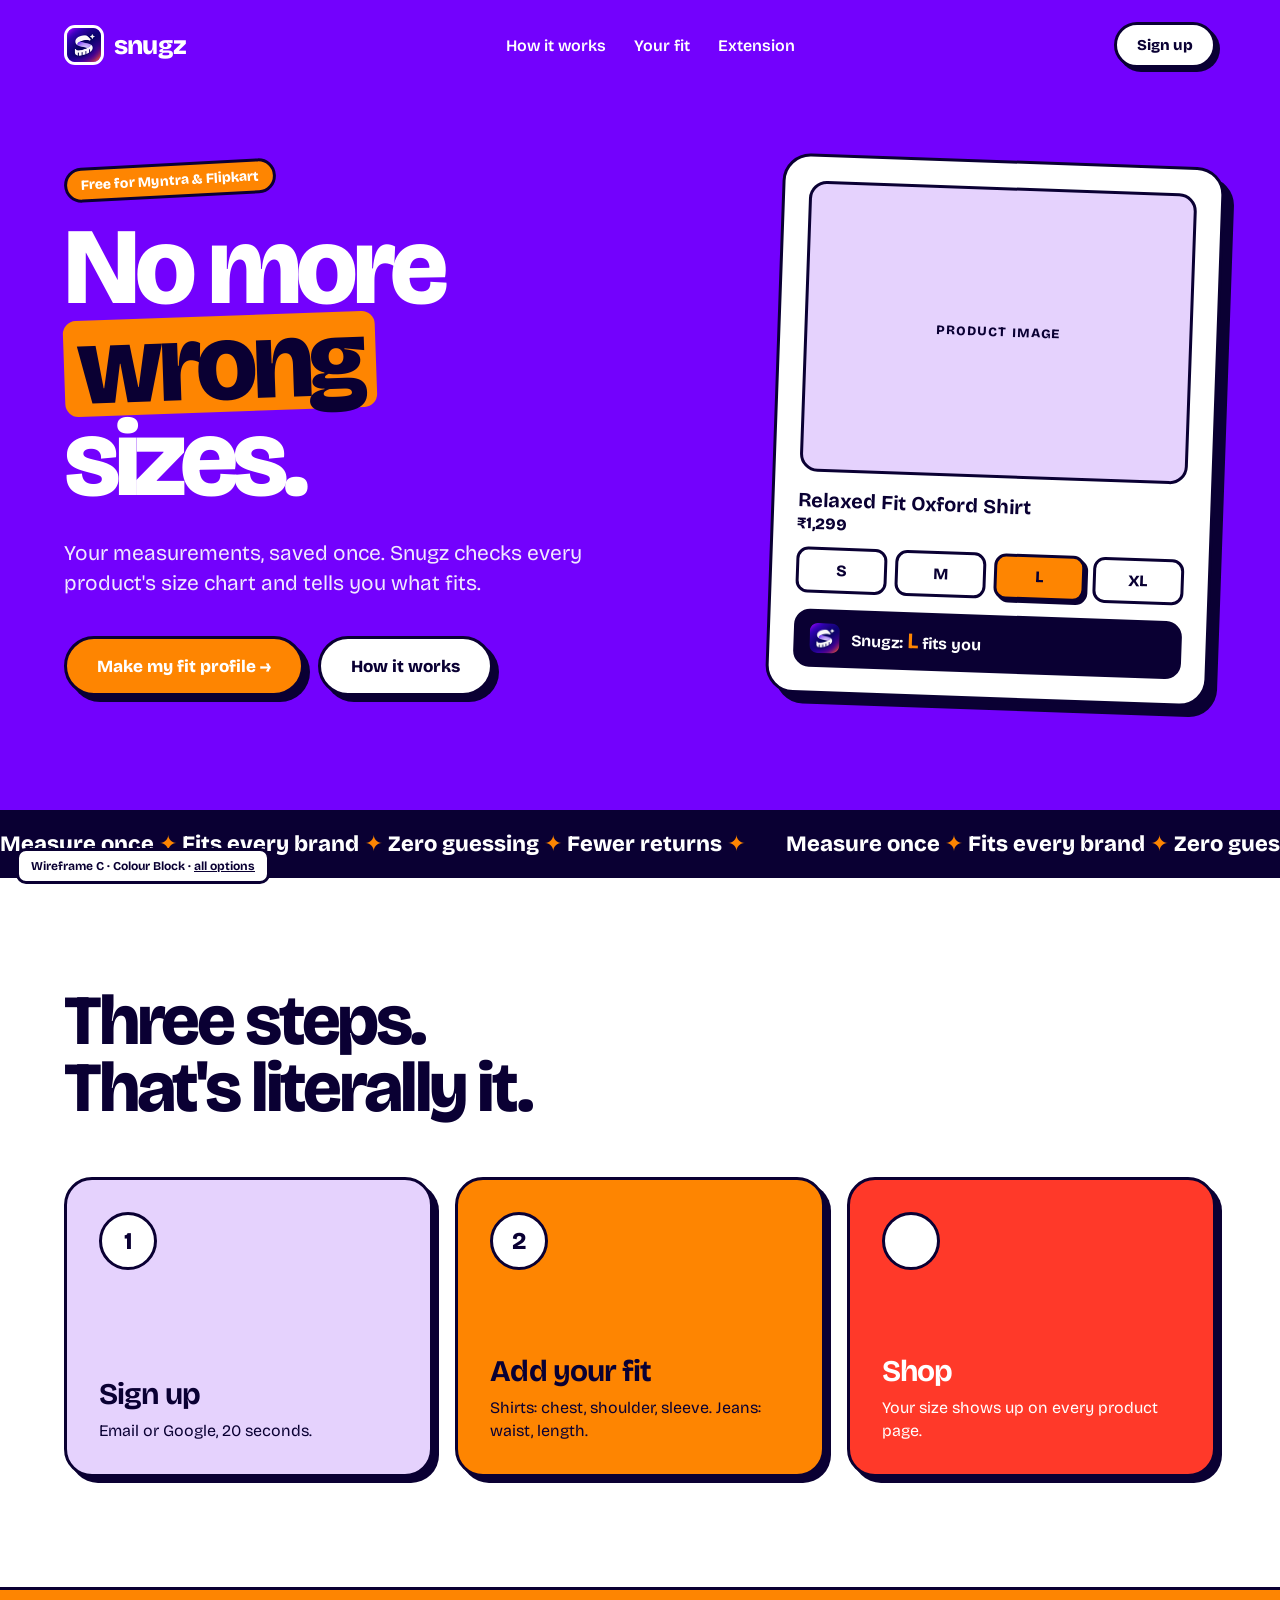
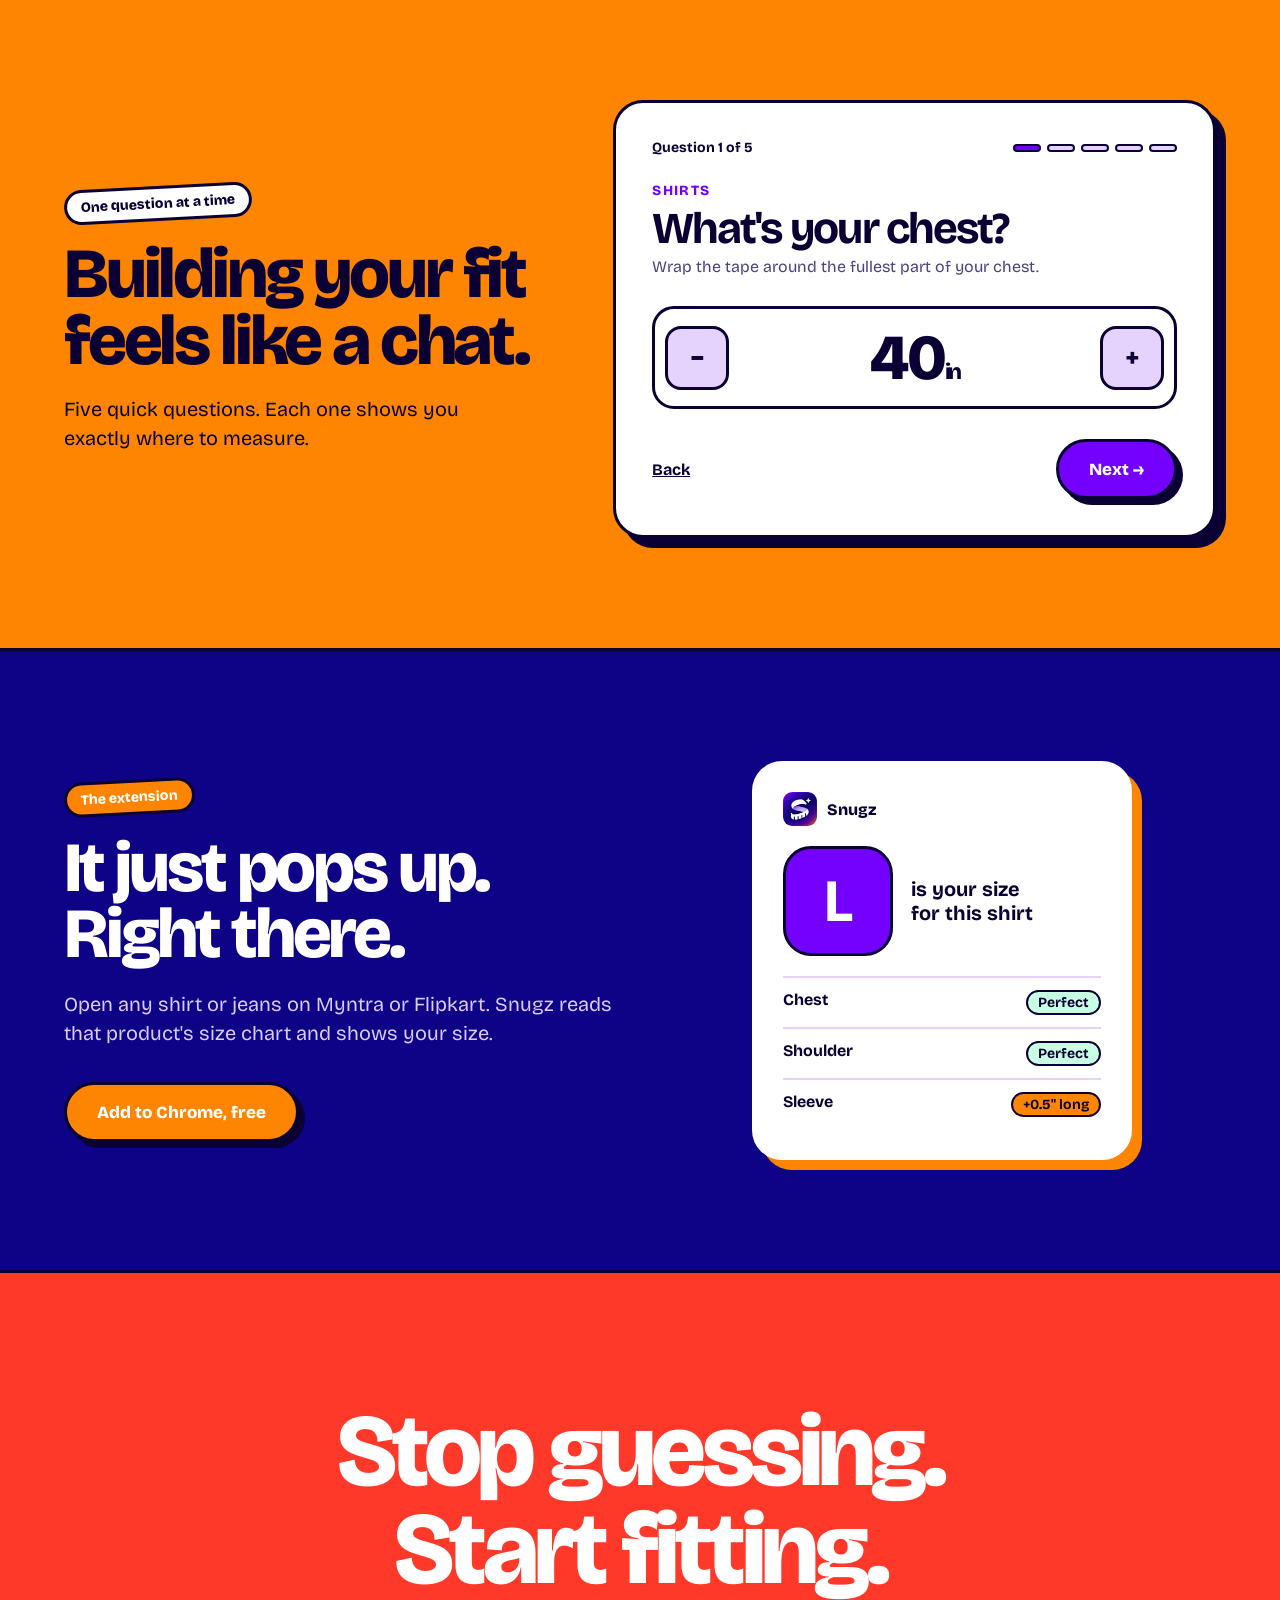
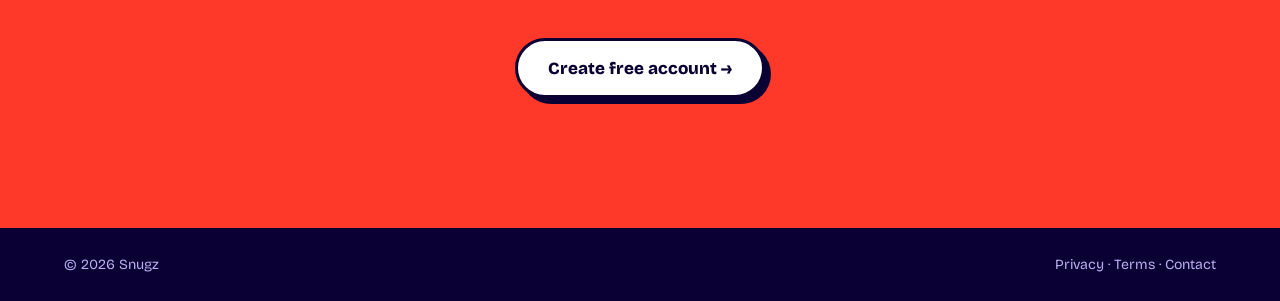
<file: website/wireframes/c-colour-block.html>
<!DOCTYPE html>
<html lang="en">
<head>
<meta charset="UTF-8" />
<meta name="viewport" content="width=device-width, initial-scale=1.0" />
<title>Snugz · Wireframe C: Colour Block</title>
<link rel="icon" href="../assets/logo-64.png" />
<link href="https://fonts.googleapis.com/css2?family=Bricolage+Grotesque:opsz,wght@12..96,400;12..96,600;12..96,700;12..96,800&display=swap" rel="stylesheet" />
<style>
/* C: COLOUR BLOCK
   Full-bleed sections in solid logo colours. Thick ink outlines + hard offset shadows.
   Playful, loud, very Gen Z. Every section is one colour, so it never feels busy. */
:root{
  --ink:#0A0033; --white:#FFFFFF; --violet:#7301FD; --blue:#5302E2; --deep:#0E0287;
  --coral:#FF3929; --orange:#FE8501; --lilac:#E5D2FD;
  --edge:3px solid var(--ink); --pop:6px 6px 0 var(--ink);
}
*{box-sizing:border-box;margin:0;padding:0}
body{font-family:"Bricolage Grotesque",system-ui,sans-serif;color:var(--ink);background:var(--white);-webkit-font-smoothing:antialiased}
a{color:inherit;text-decoration:none}
button{font:inherit;cursor:pointer;border:0;background:none;color:inherit}
.wrap{width:min(1160px,90vw);margin:0 auto}
.wf{position:fixed;left:16px;bottom:16px;z-index:99;background:var(--white);border:var(--edge);font-size:12px;font-weight:700;padding:8px 12px;border-radius:10px}
.wf a{text-decoration:underline}

.btn{display:inline-flex;align-items:center;gap:10px;height:60px;padding:0 30px;border-radius:999px;font-weight:800;font-size:17px;border:var(--edge);box-shadow:var(--pop);transition:transform .12s,box-shadow .12s}
.btn:hover{transform:translate(-2px,-2px);box-shadow:8px 8px 0 var(--ink)}
.btn:active{transform:translate(4px,4px);box-shadow:2px 2px 0 var(--ink)}
.btn-white{background:var(--white);color:var(--ink)}
.btn-orange{background:var(--orange)}
.btn-violet{background:var(--violet);color:#fff}
.btn-sm{height:46px;padding:0 20px;font-size:15px;box-shadow:4px 4px 0 var(--ink)}
.sticker{display:inline-block;background:var(--orange);border:var(--edge);border-radius:999px;padding:6px 14px;font-weight:800;font-size:14px;transform:rotate(-3deg)}

/* HERO: solid violet */
.hero{background:var(--violet);color:#fff;padding-bottom:110px;border-bottom:var(--edge)}
nav{display:flex;justify-content:space-between;align-items:center;padding:22px 0}
.brand{display:flex;align-items:center;gap:10px;font-weight:800;font-size:26px;letter-spacing:-.03em}
.brand img{width:40px;border-radius:11px;border:3px solid #fff}
.links{display:flex;gap:28px;font-weight:600;font-size:16px}
.hero-grid{display:grid;grid-template-columns:1.2fr .8fr;gap:48px;align-items:center;padding-top:70px}
h1{font-size:clamp(56px,8.5vw,128px);line-height:.88;letter-spacing:-.05em;font-weight:800}
h1 .hl{background:var(--orange);color:var(--ink);padding:0 .12em;border-radius:.12em;display:inline-block;transform:rotate(-2deg)}
.hero p{font-size:21px;line-height:1.45;margin:30px 0 38px;max-width:520px;color:#F1E8FF}
.row{display:flex;gap:14px;flex-wrap:wrap;align-items:center}

/* hero card */
.card{background:#fff;color:var(--ink);border:var(--edge);border-radius:28px;box-shadow:10px 10px 0 var(--ink);padding:24px;transform:rotate(2deg)}
.card .ph{background:var(--lilac);border:var(--edge);border-radius:18px;aspect-ratio:4/3;display:grid;place-items:center;font-weight:800;font-size:13px;letter-spacing:.1em}
.card h4{font-size:20px;margin:16px 0 2px}
.sizes{display:flex;gap:8px;margin-top:14px}
.sizes span{flex:1;height:46px;display:grid;place-items:center;border:var(--edge);border-radius:12px;font-weight:800}
.sizes span.hit{background:var(--orange);box-shadow:3px 3px 0 var(--ink)}
.card .say{margin-top:16px;background:var(--ink);color:#fff;border-radius:16px;padding:14px 16px;display:flex;align-items:center;gap:12px;font-weight:700}
.card .say img{width:30px;border-radius:8px}
.card .say b{color:var(--orange);font-size:22px}

/* marquee */
.ticker{background:var(--ink);color:#fff;overflow:hidden;border-bottom:var(--edge)}
.ticker div{display:flex;gap:40px;width:max-content;padding:18px 0;font-weight:800;font-size:22px;animation:t 24s linear infinite}
.ticker span{color:var(--orange)}
@keyframes t{to{transform:translateX(-50%)}}

/* STEPS: three colour rows */
.stepsec{padding:110px 0}
h2{font-size:clamp(42px,5.5vw,76px);line-height:.95;letter-spacing:-.045em;font-weight:800}
.steps{display:grid;grid-template-columns:repeat(3,1fr);gap:22px;margin-top:56px}
.st{border:var(--edge);border-radius:28px;box-shadow:var(--pop);padding:32px;min-height:300px;display:flex;flex-direction:column;justify-content:space-between}
.st .n{width:58px;height:58px;border-radius:50%;border:var(--edge);background:#fff;display:grid;place-items:center;font-weight:800;font-size:24px}
.st h3{font-size:30px;letter-spacing:-.03em;line-height:1}
.st p{font-size:16px;margin-top:10px;line-height:1.45}
.s1{background:var(--lilac)} .s2{background:var(--orange)} .s3{background:var(--coral);color:#fff}

/* FIT: one question at a time, on solid orange */
.fit{background:var(--orange);border-block:var(--edge);padding:110px 0}
.fit-grid{display:grid;grid-template-columns:.9fr 1.1fr;gap:56px;align-items:center}
.fit p.lede{font-size:20px;line-height:1.45;margin-top:20px;max-width:440px}
.q{background:#fff;border:var(--edge);border-radius:30px;box-shadow:10px 10px 0 var(--ink);padding:36px}
.q .top{display:flex;justify-content:space-between;align-items:center;font-weight:700;font-size:14px}
.dots{display:flex;gap:6px}
.dots i{width:28px;height:8px;border-radius:8px;background:var(--lilac);border:2px solid var(--ink)}
.dots i.on{background:var(--violet)}
.q .cat{margin-top:26px;font-weight:800;font-size:14px;color:var(--violet);text-transform:uppercase;letter-spacing:.1em}
.q h3{font-size:44px;letter-spacing:-.04em;line-height:1;margin:8px 0 6px}
.q .help{font-size:16px;color:#4A4280}
.picker{display:flex;align-items:center;justify-content:space-between;margin:30px 0;border:var(--edge);border-radius:22px;padding:10px}
.picker button{width:64px;height:64px;border-radius:16px;border:var(--edge);background:var(--lilac);font-size:28px;font-weight:800}
.picker button:hover{background:var(--violet);color:#fff}
.picker output{font-size:64px;font-weight:800;letter-spacing:-.04em}
.picker output small{font-size:22px}
.q .nav{display:flex;justify-content:space-between;align-items:center}
.q .back{font-weight:700;text-decoration:underline}

/* EXTENSION: deep ink */
.ext{background:var(--deep);color:#fff;padding:110px 0}
.ext-grid{display:grid;grid-template-columns:1fr 1fr;gap:56px;align-items:center}
.ext p{font-size:20px;line-height:1.45;margin:22px 0 34px;color:#D9CCFF}
.pop{background:#fff;color:var(--ink);border:3px solid #fff;border-radius:30px;padding:28px;box-shadow:10px 10px 0 var(--orange);max-width:380px;justify-self:center;width:100%}
.pop .hd{display:flex;align-items:center;gap:10px;font-weight:800}
.pop .hd img{width:34px;border-radius:9px}
.pop .big{display:flex;align-items:center;gap:18px;margin:20px 0}
.pop .big b{width:110px;height:110px;border-radius:28px;background:var(--violet);color:#fff;border:var(--edge);display:grid;place-items:center;font-size:60px}
.pop .big span{font-size:20px;font-weight:700;line-height:1.2}
.pop .chk div{display:flex;justify-content:space-between;padding:12px 0;border-top:2px solid var(--lilac);font-weight:700}
.pop .chk em{font-style:normal;background:#C8FFE3;padding:2px 10px;border-radius:999px;border:2px solid var(--ink);font-size:14px}
.pop .chk em.w{background:var(--orange)}

/* END: coral */
.end{background:var(--coral);color:#fff;text-align:center;padding:130px 0;border-top:var(--edge)}
.end h2{font-size:clamp(52px,8vw,120px)}
footer{background:var(--ink);color:#B9AEF0;padding:28px 0;font-size:14px}
footer .wrap{display:flex;justify-content:space-between}

@media(max-width:900px){.hero-grid,.fit-grid,.ext-grid{grid-template-columns:1fr}.steps{grid-template-columns:1fr}.links{display:none}.card{transform:none}}
</style>
</head>
<body>
<div class="wf">Wireframe C · Colour Block · <a href="index.html">all options</a></div>

<header class="hero">
  <div class="wrap">
    <nav>
      <a class="brand" href="#"><img src="../assets/logo-64.png" alt="">snugz</a>
      <div class="links"><a href="#how">How it works</a><a href="#fit">Your fit</a><a href="#ext">Extension</a></div>
      <a class="btn btn-white btn-sm" href="#">Sign up</a>
    </nav>
    <div class="hero-grid">
      <div>
        <span class="sticker">Free for Myntra &amp; Flipkart</span>
        <h1 style="margin-top:22px">No more<br><span class="hl">wrong</span><br>sizes.</h1>
        <p>Your measurements, saved once. Snugz checks every product's size chart and tells you what fits.</p>
        <div class="row"><a class="btn btn-orange" href="#">Make my fit profile →</a><a class="btn btn-white" href="#how">How it works</a></div>
      </div>
      <div class="card">
        <div class="ph">PRODUCT IMAGE</div>
        <h4>Relaxed Fit Oxford Shirt</h4><div style="font-weight:800">₹1,299</div>
        <div class="sizes"><span>S</span><span>M</span><span class="hit">L</span><span>XL</span></div>
        <div class="say"><img src="../assets/logo-64.png" alt=""><span>Snugz: <b>L</b> fits you</span></div>
      </div>
    </div>
  </div>
</header>

<div class="ticker"><div>
  <p>Measure once <span>✦</span> Fits every brand <span>✦</span> Zero guessing <span>✦</span> Fewer returns <span>✦</span></p>
  <p>Measure once <span>✦</span> Fits every brand <span>✦</span> Zero guessing <span>✦</span> Fewer returns <span>✦</span></p>
</div></div>

<section class="stepsec" id="how"><div class="wrap">
  <h2>Three steps.<br>That's literally it.</h2>
  <div class="steps">
    <div class="st s1"><div class="n">1</div><div><h3>Sign up</h3><p>Email or Google, 20 seconds.</p></div></div>
    <div class="st s2"><div class="n">2</div><div><h3>Add your fit</h3><p>Shirts: chest, shoulder, sleeve. Jeans: waist, length.</p></div></div>
    <div class="st s3"><div class="n">3</div><div><h3>Shop</h3><p>Your size shows up on every product page.</p></div></div>
  </div>
</div></section>

<section class="fit" id="fit"><div class="wrap fit-grid">
  <div>
    <span class="sticker" style="background:#fff">One question at a time</span>
    <h2 style="margin-top:20px">Building your fit<br>feels like a chat.</h2>
    <p class="lede">Five quick questions. Each one shows you exactly where to measure.</p>
  </div>
  <div class="q">
    <div class="top"><span id="qn">Question 1 of 5</span><div class="dots" id="dots"><i class="on"></i><i></i><i></i><i></i><i></i></div></div>
    <div class="cat" id="qcat">Shirts</div>
    <h3 id="qt">What's your chest?</h3>
    <div class="help" id="qh">Wrap the tape around the fullest part of your chest.</div>
    <div class="picker"><button id="minus">−</button><output id="qv">40<small>in</small></output><button id="plus">+</button></div>
    <div class="nav"><button class="back" id="back">Back</button><button class="btn btn-violet" id="next">Next →</button></div>
  </div>
</div></section>

<section class="ext" id="ext"><div class="wrap ext-grid">
  <div>
    <span class="sticker">The extension</span>
    <h2 style="margin-top:20px">It just pops up.<br>Right there.</h2>
    <p>Open any shirt or jeans on Myntra or Flipkart. Snugz reads that product's size chart and shows your size.</p>
    <a class="btn btn-orange" href="#">Add to Chrome, free</a>
  </div>
  <div class="pop">
    <div class="hd"><img src="../assets/logo-64.png" alt="">Snugz</div>
    <div class="big"><b>L</b><span>is your size<br>for this shirt</span></div>
    <div class="chk">
      <div>Chest <em>Perfect</em></div>
      <div>Shoulder <em>Perfect</em></div>
      <div>Sleeve <em class="w">+0.5" long</em></div>
    </div>
  </div>
</div></section>

<section class="end">
  <div class="wrap">
    <h2>Stop guessing.<br>Start fitting.</h2>
    <div class="row" style="justify-content:center;margin-top:40px"><a class="btn btn-white" href="#">Create free account →</a></div>
  </div>
</section>
<footer><div class="wrap"><span>© 2026 Snugz</span><span>Privacy · Terms · Contact</span></div></footer>

<script>
const Q=[
  {c:"Shirts",t:"What's your chest?",h:"Wrap the tape around the fullest part of your chest.",v:40,s:.5},
  {c:"Shirts",t:"Shoulder width?",h:"From one shoulder tip to the other, across your back.",v:17.5,s:.5},
  {c:"Shirts",t:"Sleeve length?",h:"From your shoulder tip down to your wrist, arm relaxed.",v:25,s:.5},
  {c:"Jeans",t:"What's your waist?",h:"Where your jeans usually sit, around the belly button.",v:32,s:1},
  {c:"Jeans",t:"Jeans length?",h:"Inside leg, from the crotch down to your ankle.",v:31,s:1},
];
let i=0;const $=id=>document.getElementById(id);
function draw(){const q=Q[i];$('qn').textContent=`Question ${i+1} of 5`;$('qcat').textContent=q.c;$('qt').textContent=q.t;$('qh').textContent=q.h;$('qv').innerHTML=q.v+'<small>in</small>';
  [...$('dots').children].forEach((d,k)=>d.classList.toggle('on',k<=i));$('next').textContent=i===4?'Save my fit ✓':'Next →';}
$('plus').onclick=()=>{Q[i].v+=Q[i].s;draw()};$('minus').onclick=()=>{Q[i].v-=Q[i].s;draw()};
$('next').onclick=()=>{if(i<4){i++;draw()}};$('back').onclick=()=>{if(i>0){i--;draw()}};
</script>
</body>
</html>
</file>
<file: website/css/style.css>
/* =========================================================================
   SNUGZ · Colour Block design system
   Colours sampled from the logo. Flat, saturated, high contrast.
   ========================================================================= */
:root {
  /* brand */
  --violet: #7301FD;
  --violet-dk: #5302E2;
  --indigo: #0E0287;
  --deep-indigo: #0C036F; /* official brand Deep Indigo */
  /* the logo's own background: violet corner → very deep indigo core → purple/coral corner */
  --logo-core: #080261;
  --logo-bg:
    radial-gradient(65% 75% at 0% 0%, #7102E3 0%, rgba(77,3,201,.55) 30%, rgba(43,2,164,0) 62%),
    radial-gradient(55% 65% at 100% 100%, rgba(184,59,77,.9) 0%, rgba(87,8,133,.65) 30%, rgba(65,3,130,0) 65%),
    var(--logo-core);
  --coral: #FF3929;
  --orange: #FE8501;
  --lilac: #E5D2FD;
  --lilac-lt: #F4ECFF;
  --ink: #0A0033;
  --white: #FFFFFF;
  --mint: #C8FFE3;

  /* lines & depth */
  --bw: 3px;
  --edge: var(--bw) solid var(--ink);
  --pop-sm: 4px 4px 0 var(--ink);
  --pop: 6px 6px 0 var(--ink);
  --pop-lg: 10px 10px 0 var(--ink);

  /* type */
  --font: "Bricolage Grotesque", system-ui, -apple-system, "Segoe UI", sans-serif;

  /* spacing (8pt scale) */
  --s1: 8px; --s2: 16px; --s3: 24px; --s4: 32px; --s5: 48px; --s6: 64px; --s7: 96px; --s8: 128px;
  --section: clamp(88px, 11vw, 136px);
  --gutter: clamp(20px, 5vw, 40px);
  --maxw: 1200px;

  --r-sm: 12px; --r: 20px; --r-lg: 28px; --r-xl: 36px;
  --ease: cubic-bezier(.2, .9, .25, 1);
  --spring: cubic-bezier(.34, 1.56, .64, 1);
}

*, *::before, *::after { box-sizing: border-box; margin: 0; padding: 0; }
html { scroll-behavior: smooth; -webkit-text-size-adjust: 100%; }
body {
  font-family: var(--font);
  font-optical-sizing: auto;
  font-size: 18px;
  line-height: 1.5;
  color: var(--ink);
  background: var(--white);
  -webkit-font-smoothing: antialiased;
  overflow-x: hidden;
}
img, svg { display: block; max-width: 100%; }
a { color: inherit; text-decoration: none; }
button { font: inherit; color: inherit; background: none; border: 0; cursor: pointer; }
input { font: inherit; color: inherit; }
::selection { background: var(--orange); color: var(--ink); }
:focus-visible { outline: 3px solid var(--orange); outline-offset: 3px; border-radius: 6px; }

.wrap { width: min(var(--maxw), 100% - var(--gutter) * 2); margin-inline: auto; }
.sr-only { position: absolute; width: 1px; height: 1px; overflow: hidden; clip: rect(0 0 0 0); white-space: nowrap; }

/* ---------- texture: printed-paper grain on every colour block ---------- */
.tex { position: relative; isolation: isolate; }
.tex::before {
  content: ""; position: absolute; inset: 0; z-index: -1; pointer-events: none;
  background-image: url("data:image/svg+xml,%3Csvg xmlns='http://www.w3.org/2000/svg' width='220' height='220'%3E%3Cfilter id='n'%3E%3CfeTurbulence type='fractalNoise' baseFrequency='.85' numOctaves='3' stitchTiles='stitch'/%3E%3CfeColorMatrix values='0 0 0 0 0 0 0 0 0 0 0 0 0 0 0 0 0 0 .55 0'/%3E%3C/filter%3E%3Crect width='100%25' height='100%25' filter='url(%23n)'/%3E%3C/svg%3E");
  opacity: .22; mix-blend-mode: multiply;
}
.tex.light::before { mix-blend-mode: soft-light; opacity: .5; }
/* halftone dot field (hero) */
.dots-bg {
  position: absolute; inset: 0; z-index: -1; pointer-events: none;
  background-image: radial-gradient(rgba(255,255,255,.2) 1.4px, transparent 1.6px);
  background-size: 22px 22px;
  background-position: 11px 11px;
}
/* breathing layer: brighter dots inside a soft circle that slowly grows and shrinks */
.dots-bg::after {
  content: ""; position: absolute; inset: 0;
  background-image: radial-gradient(rgba(255,255,255,.85) 1.5px, transparent 1.8px);
  background-size: 22px 22px; background-position: 11px 11px;
  -webkit-mask-image: radial-gradient(circle at 50% 50%, #000 0%, rgba(0,0,0,.5) 35%, transparent 65%);
          mask-image: radial-gradient(circle at 50% 50%, #000 0%, rgba(0,0,0,.5) 35%, transparent 65%);
  -webkit-mask-repeat: no-repeat; mask-repeat: no-repeat;
  -webkit-mask-position: 70% 45%; mask-position: 70% 45%;
  animation: breathe 7s ease-in-out infinite;
}
@keyframes breathe {
  0%, 100% { -webkit-mask-size: 45% 70%; mask-size: 45% 70%; opacity: .35; }
  50%      { -webkit-mask-size: 120% 180%; mask-size: 120% 180%; opacity: 1; }
}

/* ---------- typography ---------- */
.display { font-size: clamp(56px, 8.6vw, 132px); line-height: .88; letter-spacing: -.05em; font-weight: 800; }
.h2 { font-size: clamp(42px, 5.6vw, 80px); line-height: .94; letter-spacing: -.045em; font-weight: 800; }
.h3 { font-size: clamp(24px, 2.4vw, 32px); line-height: 1.02; letter-spacing: -.03em; font-weight: 800; }
.lede { font-size: clamp(18px, 1.6vw, 21px); line-height: 1.5; max-width: 34ch; }
.small { font-size: 15px; }
.mark {
  display: inline-block; background: var(--orange); color: var(--ink);
  padding: 0 .14em; border-radius: .14em; transform: rotate(-2deg);
}
.u-line { background: linear-gradient(transparent 62%, var(--orange) 62% 92%, transparent 92%); padding: 0 .06em; }

/* sticker label */
.sticker {
  display: inline-flex; align-items: center; gap: 8px;
  height: 36px; padding: 0 16px; border: var(--edge); border-radius: 999px;
  background: var(--orange); color: var(--ink);
  font-weight: 800; font-size: 14px; letter-spacing: .01em;
  transform: rotate(-2deg); box-shadow: var(--pop-sm);
}
.sticker.white { background: var(--white); }
.sticker.lilac { background: var(--lilac); }
.sticker.mint { background: var(--mint); }
.sticker svg { width: 16px; height: 16px; }

/* ---------- buttons ---------- */
.btn {
  --bg: var(--white); --fg: var(--ink);
  display: inline-flex; align-items: center; justify-content: center; gap: 10px;
  height: 60px; padding: 0 30px; border-radius: 999px;
  background: var(--bg); color: var(--fg);
  border: var(--edge); box-shadow: var(--pop);
  font-weight: 800; font-size: 17px; letter-spacing: -.01em; white-space: nowrap;
  transition: transform .18s var(--ease), box-shadow .18s var(--ease), background .2s;
  will-change: transform;
}
.btn:hover { transform: translate(-2px, -2px); box-shadow: 8px 8px 0 var(--ink); }
.btn:active { transform: translate(4px, 4px); box-shadow: 2px 2px 0 var(--ink); transition-duration: .06s; }
.btn svg { width: 20px; height: 20px; transition: transform .25s var(--ease); }
.btn:hover svg.arrow { transform: translateX(4px); }
.btn-orange { --bg: var(--orange); }
.btn-violet { --bg: var(--violet); --fg: var(--white); }
.btn-ink { --bg: var(--ink); --fg: var(--white); box-shadow: 6px 6px 0 var(--orange); }
.btn-ink:hover { box-shadow: 8px 8px 0 var(--orange); }
.btn-sm { height: 46px; padding: 0 20px; font-size: 15px; box-shadow: var(--pop-sm); }
.btn-sm:hover { box-shadow: 6px 6px 0 var(--ink); }
.btn-block { width: 100%; }

/* ---------- nav ---------- */
.nav {
  position: fixed; inset: 16px 0 auto; z-index: 60;
  transition: transform .45s var(--ease);
}
.nav.hide { transform: translateY(-140%); }
.nav-in {
  display: flex; align-items: center; justify-content: space-between; gap: 24px;
  height: 68px; padding: 0 10px 0 14px; border-radius: 999px;
  border: var(--bw) solid transparent;
  transition: background .3s, border-color .3s, box-shadow .3s;
}
.nav.solid .nav-in { background: var(--white); border-color: var(--ink); box-shadow: var(--pop-sm); }
.brand { display: inline-flex; align-items: center; gap: 10px; font-weight: 800; font-size: 26px; letter-spacing: -.04em; color: var(--white); transition: color .3s; }
.brand img { width: 40px; height: 40px; border-radius: 11px; }
.nav.solid .brand { color: var(--ink); }
.nav-links { display: flex; gap: 4px; }
.nav-links a {
  padding: 10px 16px; border-radius: 999px; font-weight: 700; font-size: 16px; color: var(--white);
  transition: background .2s, color .2s;
}
.nav-links a:hover { background: rgba(255,255,255,.16); }
.nav.solid .nav-links a { color: var(--ink); }
.nav.solid .nav-links a:hover { background: var(--lilac); }
.nav-cta { display: flex; align-items: center; gap: 8px; }
.nav-cta .login { font-weight: 700; padding: 10px 14px; color: var(--white); transition: color .3s; }
.nav.solid .nav-cta .login { color: var(--ink); }
.menu-btn { display: none; width: 46px; height: 46px; border-radius: 50%; border: var(--edge); background: var(--white); box-shadow: var(--pop-sm); place-items: center; }
.menu-btn span, .menu-btn span::before, .menu-btn span::after { display: block; width: 18px; height: 2.5px; background: var(--ink); border-radius: 2px; position: relative; transition: transform .3s var(--ease); }
.menu-btn span::before, .menu-btn span::after { content: ""; position: absolute; left: 0; }
.menu-btn span::before { top: -6px; } .menu-btn span::after { top: 6px; }
.menu-open .menu-btn span { background: transparent; }
.menu-open .menu-btn span::before { transform: translateY(6px) rotate(45deg); }
.menu-open .menu-btn span::after { transform: translateY(-6px) rotate(-45deg); }
.mobile-menu {
  position: fixed; inset: 0; z-index: 55; background: var(--violet); color: var(--white);
  display: grid; align-content: center; gap: 8px; padding: var(--gutter);
  clip-path: circle(0 at calc(100% - 44px) 50px); transition: clip-path .6s var(--ease);
}
.menu-open .mobile-menu { clip-path: circle(150% at calc(100% - 44px) 50px); }
.mobile-menu a { font-size: 44px; font-weight: 800; letter-spacing: -.04em; }
.mobile-menu .btn { margin-top: 24px; justify-self: start; }

/* ---------- HERO ---------- */
.hero { background: var(--logo-bg); color: var(--white); padding: 168px 0 var(--s7); border-bottom: var(--edge); overflow: hidden; }
.hero-grid { display: grid; grid-template-columns: minmax(0, 1.15fr) minmax(0, .85fr); gap: var(--s6); align-items: center; }
.hero h1 { margin: var(--s3) 0 var(--s4); }
.hero h1 .line { display: block; overflow: hidden; padding-bottom: .06em; margin-bottom: -.06em; }
.hero h1 .line > span { display: inline-block; transform: translateY(105%); animation: rise .9s var(--ease) forwards; }
.hero h1 .line:nth-child(2) > span { animation-delay: .08s; }
.hero h1 .line:nth-child(3) > span { animation-delay: .16s; }
@keyframes rise { to { transform: none; } }
.hero h1 .mark { transform: rotate(-2deg); }
.hero .lede { color: #F3EAFF; margin-bottom: var(--s5); }
.cta-row { display: flex; flex-wrap: wrap; gap: var(--s2); align-items: center; }
.trust-row { display: flex; flex-wrap: wrap; gap: var(--s3); margin-top: var(--s4); font-size: 15px; font-weight: 600; color: #E9DCFF; }
.trust-row span { display: inline-flex; align-items: center; gap: 8px; }
.trust-row svg { width: 18px; height: 18px; color: var(--orange); }

/* hero product card */
.demo { position: relative; }
.pcard {
  position: relative; background: var(--white); color: var(--ink);
  border: var(--edge); border-radius: var(--r-lg); box-shadow: var(--pop-lg);
  padding: var(--s3); transform: rotate(2deg);
  animation: bob 7s ease-in-out infinite;
}
@keyframes bob { 50% { transform: rotate(2deg) translateY(-10px); } }
.pcard .ph {
  aspect-ratio: 5/4; border: var(--edge); border-radius: var(--r); background: var(--lilac);
  display: grid; place-items: center; position: relative; overflow: hidden;
}
.pcard .ph svg { width: 46%; }
.pcard .scan {
  position: absolute; left: 0; right: 0; height: 3px; background: var(--orange); box-shadow: 0 0 0 1px var(--ink);
  top: 0; opacity: 0;
}
.pcard.scanning .scan { animation: scan 1.1s var(--ease) forwards; }
@keyframes scan { 0% { top: 0; opacity: 1; } 90% { opacity: 1; } 100% { top: 100%; opacity: 0; } }
.pcard .meta { display: flex; justify-content: space-between; align-items: baseline; margin: var(--s2) 0 4px; gap: 12px; }
.pcard .meta b { font-size: 19px; letter-spacing: -.02em; }
.pcard .meta span { font-weight: 800; font-size: 19px; }
.pcard .lbl { font-size: 12px; font-weight: 800; letter-spacing: .1em; text-transform: uppercase; color: #5B528C; margin-top: 10px; }
.chips { display: grid; grid-template-columns: repeat(5, 1fr); gap: 8px; margin-top: 10px; }
.chip {
  height: 46px; display: grid; place-items: center; border: var(--edge); border-radius: var(--r-sm);
  font-weight: 800; font-size: 15px; background: var(--white);
  transition: background .3s, transform .4s var(--spring), box-shadow .3s;
}
.chip.ping { background: var(--lilac); }
.chip.hit { background: var(--orange); transform: translateY(-4px); box-shadow: var(--pop-sm); }
.verdict {
  margin-top: var(--s2); display: flex; align-items: center; gap: 12px;
  background: var(--ink); color: var(--white); border-radius: var(--r); padding: 12px 14px;
  font-weight: 700; font-size: 16px;
  clip-path: inset(0 100% 0 0 round 20px); transition: clip-path .7s var(--ease);
}
.verdict.show { clip-path: inset(0 0 0 0 round 20px); }
.verdict img { width: 32px; height: 32px; border-radius: 9px; }
.verdict b { color: var(--orange); font-size: 22px; margin: 0 2px; }
.verdict > span { white-space: nowrap; }
.verdict .pct { margin-left: auto; font-size: 13px; font-weight: 800; background: var(--mint); color: var(--ink); padding: 4px 10px; border-radius: 999px; }
.float-tag { position: absolute; z-index: 2; }
.float-tag.t1 { left: -28px; top: 26%; transform: rotate(-6deg); }
.float-tag.t2 { right: -14px; top: -20px; transform: rotate(5deg); }

/* ---------- TAPE (measuring-tape ticker) ---------- */
.tape {
  position: relative; background: var(--orange); border-bottom: var(--edge); overflow: hidden;
  padding: 26px 0 18px;
}
.tape::before { /* tick marks like a real tape measure */
  content: ""; position: absolute; left: 0; right: 0; top: 0; height: 18px;
  background:
    repeating-linear-gradient(90deg, var(--ink) 0 2px, transparent 2px 60px),
    repeating-linear-gradient(90deg, var(--ink) 0 2px, transparent 2px 12px);
  background-size: 100% 18px, 100% 9px; background-repeat: repeat-x;
  animation: tick 26s linear infinite;
}
@keyframes tick { to { background-position: -600px 0, -600px 0; } }
.tape-track { display: flex; width: max-content; animation: marquee 26s linear infinite; }
.tape-track p { display: flex; gap: 40px; padding-right: 40px; font-weight: 800; font-size: clamp(20px, 2.2vw, 28px); letter-spacing: -.02em; white-space: nowrap; }
.tape-track i { font-style: normal; color: var(--white); -webkit-text-stroke: 1.5px var(--ink); }
@keyframes marquee { to { transform: translateX(-50%); } }

/* ---------- generic section ---------- */
.sec { padding: var(--section) 0; border-bottom: var(--edge); }
.sec-head { display: grid; gap: var(--s3); margin-bottom: var(--s6); justify-items: start; }
#fit .h2, #extension .h2 { font-size: clamp(40px, 4.8vw, 68px); }
.sec-head.center { text-align: center; justify-items: center; }
.sec-head .lede { color: #3D3570; }
.bg-white { background: var(--white); }
.bg-lilac { background: var(--lilac); }
.bg-orange { background: var(--orange); }
.bg-indigo { background: var(--indigo); color: var(--white); }
.bg-coral { background: var(--coral); }
.bg-ink { background: var(--ink); color: var(--white); }

/* ---------- PROBLEM ---------- */
.same { display: grid; grid-template-columns: repeat(3, 1fr); gap: var(--s3); }
.same-card {
  border: var(--edge); border-radius: var(--r-lg); box-shadow: var(--pop);
  padding: var(--s4); display: grid; gap: var(--s2); justify-items: center; text-align: center;
  transition: transform .35s var(--ease), box-shadow .35s var(--ease);
}
.same-card:hover { transform: translate(-3px, -3px) rotate(-1deg); box-shadow: 9px 9px 0 var(--ink); }
.same-card .brandname { font-size: 13px; font-weight: 800; letter-spacing: .12em; text-transform: uppercase; }
.same-card .m { font-size: 120px; line-height: .9; font-weight: 800; letter-spacing: -.06em; }
.same-card .spec { font-size: 16px; font-weight: 600; }
.same-card .pill { font-weight: 800; font-size: 14px; padding: 6px 14px; border-radius: 999px; border: var(--edge); background: var(--white); }
.c-a { background: var(--lilac-lt); } .c-b { background: var(--mint); } .c-c { background: var(--lilac); }
.loop {
  margin-top: var(--s5); border: var(--edge); border-radius: var(--r-lg); overflow: hidden;
  display: grid; grid-template-columns: repeat(4, 1fr) 1.2fr; background: var(--white);
}
.loop > div { padding: var(--s3); border-right: var(--edge); display: grid; gap: 4px; align-content: start; }
.loop > div:last-child { border-right: 0; background: var(--violet); color: var(--white); }
.loop .n { font-size: 13px; font-weight: 800; letter-spacing: .1em; color: #6A60A0; }
.loop > div:last-child .n { color: var(--lilac); }
.loop b { font-size: 19px; letter-spacing: -.02em; }
.loop small { font-size: 14px; color: #4B437E; }
.loop > div:last-child small { color: #EBDDFF; }

/* ---------- STEPS ---------- */
.steps { display: grid; grid-template-columns: repeat(3, 1fr); gap: var(--s3); counter-reset: s; }
.step {
  border: var(--edge); border-radius: var(--r-lg); box-shadow: var(--pop);
  padding: var(--s4); min-height: 340px; display: flex; flex-direction: column; gap: var(--s3);
  transition: transform .35s var(--ease), box-shadow .35s var(--ease);
}
.step:hover { transform: translate(-3px, -3px); box-shadow: 9px 9px 0 var(--ink); }
.step .top { display: flex; justify-content: space-between; align-items: center; }
.step .num { width: 56px; height: 56px; border-radius: 50%; border: var(--edge); background: var(--white); display: grid; place-items: center; font-weight: 800; font-size: 22px; }
.step .time { font-size: 13px; font-weight: 800; padding: 6px 12px; border-radius: 999px; border: var(--edge); background: var(--white); }
.step .ico { width: 64px; height: 64px; margin-top: auto; }
.step p { font-size: 17px; line-height: 1.45; }
.st-1 { background: var(--white); } .st-2 { background: var(--orange); } .st-3 { background: var(--violet); color: var(--white); }
.st-3 .num, .st-3 .time { color: var(--ink); }

/* ---------- FIT BUILDER ---------- */
.fit-grid { display: grid; grid-template-columns: minmax(0, .9fr) minmax(0, 1.1fr); gap: var(--s6); align-items: center; }
.fit-list { display: grid; gap: 12px; margin-top: var(--s4); }
.fit-list li { list-style: none; display: flex; align-items: center; gap: 14px; font-weight: 700; font-size: 18px; }
.fit-list li span { width: 34px; height: 34px; flex: none; border-radius: 50%; border: var(--edge); background: var(--white); display: grid; place-items: center; font-size: 14px; font-weight: 800; }
.qcard {
  background: var(--white); border: var(--edge); border-radius: var(--r-xl); box-shadow: var(--pop-lg);
  padding: clamp(24px, 4vw, 40px); position: relative;
}
.q-top { display: flex; justify-content: space-between; align-items: center; gap: 16px; }
.q-count { font-size: 14px; font-weight: 800; }
.q-bars { display: grid; grid-template-columns: repeat(5, 28px); gap: 6px; }
.q-bars i { height: 10px; border-radius: 10px; border: 2px solid var(--ink); background: var(--lilac); transition: background .35s var(--ease); }
.q-bars i.on { background: var(--violet); }
.q-body { margin-top: var(--s4); min-height: 150px; }
.q-cat { display: inline-flex; gap: 8px; align-items: center; font-size: 13px; font-weight: 800; letter-spacing: .12em; text-transform: uppercase; color: var(--violet); }
.q-title { font-size: clamp(34px, 4vw, 48px); line-height: 1; letter-spacing: -.04em; font-weight: 800; margin: 10px 0 10px; }
.q-help { font-size: 17px; color: #4B437E; display: flex; gap: 14px; align-items: flex-start; }
.q-help svg { width: 64px; height: 64px; flex: none; }
.q-anim { animation: qIn .45s var(--ease); }
@keyframes qIn { from { opacity: 0; transform: translateX(18px); } }
.picker {
  margin: var(--s4) 0; display: grid; grid-template-columns: 64px 1fr 64px; align-items: center; gap: 12px;
  border: var(--edge); border-radius: var(--r); padding: 10px; background: var(--lilac-lt);
}
.picker button {
  width: 64px; height: 64px; border-radius: 16px; border: var(--edge); background: var(--white);
  display: grid; place-items: center; box-shadow: var(--pop-sm);
  transition: transform .12s, box-shadow .12s, background .2s;
}
.picker button svg { width: 24px; height: 24px; }
.picker button:hover { background: var(--orange); }
.picker button:active { transform: translate(3px, 3px); box-shadow: 1px 1px 0 var(--ink); }
.picker output { text-align: center; font-size: clamp(52px, 6vw, 72px); font-weight: 800; letter-spacing: -.05em; line-height: 1; font-variant-numeric: tabular-nums; }
.picker output small { font-size: 22px; letter-spacing: 0; margin-left: 4px; color: #5B528C; }
.q-foot { display: flex; justify-content: space-between; align-items: center; gap: 16px; }
.unit { display: inline-grid; grid-template-columns: 1fr 1fr; border: var(--edge); border-radius: 999px; padding: 3px; }
.unit button { height: 34px; padding: 0 14px; border-radius: 999px; font-size: 14px; font-weight: 800; }
.unit button.on { background: var(--ink); color: var(--white); }
.link-btn { font-weight: 800; text-decoration: underline; text-underline-offset: 4px; text-decoration-thickness: 2px; }
.link-btn:disabled { opacity: .3; cursor: default; }

/* ---------- EXTENSION ---------- */
.ext-grid { display: grid; grid-template-columns: minmax(0, 1fr) minmax(0, 1fr); gap: var(--s6); align-items: center; }
.bg-indigo .lede { color: #D9CCFF; }
.stores { display: flex; flex-wrap: wrap; gap: 10px; margin: var(--s4) 0 var(--s5); }
.store { display: inline-flex; align-items: center; gap: 8px; height: 40px; padding: 0 16px; border-radius: 999px; border: var(--bw) solid var(--white); font-weight: 800; font-size: 15px; }
.store i { width: 9px; height: 9px; border-radius: 50%; background: var(--mint); }
.store.soon { border-style: dashed; border-color: rgba(255,255,255,.5); color: #BFB2F2; }
.store.soon i { background: #8C7FD6; }
.popwrap { position: relative; justify-self: center; width: min(420px, 100%); }
.ext-pop {
  background: var(--white); color: var(--ink); border: var(--bw) solid var(--white); border-radius: var(--r-xl);
  box-shadow: 10px 10px 0 var(--orange); padding: var(--s4);
}
.ext-pop .hd { display: flex; align-items: center; justify-content: space-between; }
.ext-pop .hd span { display: flex; align-items: center; gap: 10px; font-weight: 800; font-size: 18px; }
.ext-pop .hd img { width: 36px; height: 36px; border-radius: 10px; }
.ext-pop .hd small { font-size: 12px; font-weight: 800; background: var(--lilac); padding: 4px 10px; border-radius: 999px; }
.ext-pop .big { display: flex; align-items: center; gap: var(--s3); margin: var(--s3) 0; }
.ext-pop .big b { width: 112px; height: 112px; flex: none; border-radius: var(--r-lg); background: var(--violet); color: var(--white); border: var(--edge); display: grid; place-items: center; font-size: 62px; box-shadow: var(--pop-sm); }
.ext-pop .big p { font-size: 21px; font-weight: 700; line-height: 1.2; letter-spacing: -.02em; }
.ext-pop .rows div { display: flex; justify-content: space-between; align-items: center; padding: 14px 0; border-top: 2px solid var(--lilac); font-weight: 700; }
.ext-pop .rows em { font-style: normal; font-size: 14px; font-weight: 800; padding: 3px 12px; border-radius: 999px; border: 2px solid var(--ink); background: var(--mint); }
.ext-pop .rows em.warn { background: var(--orange); }
.popwrap .sticker { position: absolute; right: -18px; top: -18px; transform: rotate(6deg); }

/* ---------- PRIVACY ---------- */
.priv { display: grid; grid-template-columns: repeat(4, 1fr); gap: var(--s3); }
.priv-card { border: var(--edge); border-radius: var(--r-lg); padding: var(--s4) var(--s3); display: grid; gap: 12px; align-content: start; background: var(--white); box-shadow: var(--pop); }
.priv-card .ic { width: 56px; height: 56px; border-radius: 16px; border: var(--edge); display: grid; place-items: center; }
.priv-card .ic svg { width: 28px; height: 28px; }
.priv-card p { font-size: 16px; color: #3D3570; }

/* ---------- FAQ ---------- */
.faq-grid { display: grid; grid-template-columns: minmax(0, .8fr) minmax(0, 1.2fr); gap: var(--s6); align-items: start; }
.faq-side { position: sticky; top: 120px; display: grid; gap: var(--s3); }
.help-card { background: var(--white); border: var(--edge); border-radius: var(--r-lg); box-shadow: var(--pop); padding: var(--s3); display: flex; gap: var(--s2); align-items: center; }
.help-card .av { width: 56px; height: 56px; flex: none; border-radius: 50%; border: var(--edge); background: var(--orange); display: grid; place-items: center; }
.help-card .av svg { width: 26px; height: 26px; }
.help-card b { display: block; font-size: 18px; }
.help-card a { font-weight: 800; text-decoration: underline; text-underline-offset: 3px; }
.faq { display: grid; gap: var(--s2); }
.faq-item { background: var(--white); border: var(--edge); border-radius: var(--r); box-shadow: var(--pop-sm); transition: box-shadow .3s, transform .3s; }
.faq-item.open { box-shadow: var(--pop); transform: translate(-2px, -2px); }
.faq-q { width: 100%; display: flex; justify-content: space-between; align-items: center; gap: var(--s2); padding: 22px 24px; text-align: left; font-weight: 800; font-size: 19px; letter-spacing: -.01em; }
.faq-q .pm { width: 36px; height: 36px; flex: none; border-radius: 50%; border: var(--edge); display: grid; place-items: center; background: var(--lilac); transition: transform .4s var(--spring), background .3s; }
.faq-q .pm svg { width: 16px; height: 16px; }
.faq-item.open .pm { transform: rotate(135deg); background: var(--orange); }
.faq-a { display: grid; grid-template-rows: 0fr; transition: grid-template-rows .45s var(--ease); }
.faq-item.open .faq-a { grid-template-rows: 1fr; }
.faq-a > div { overflow: hidden; }
.faq-a p { padding: 0 24px 24px; font-size: 17px; color: #3D3570; max-width: 60ch; }

/* ---------- FINAL CTA ---------- */
.final { background: var(--coral); text-align: center; padding: var(--section) 0; border-bottom: var(--edge); overflow: hidden; }
.final .display { color: var(--white); -webkit-text-stroke: 0; text-shadow: 6px 6px 0 var(--ink); }
.final .lede { margin: var(--s4) auto var(--s5); color: var(--ink); font-weight: 600; }
/* stickers pop in right after the headline words, then keep a gentle float */
.final .float-s {
  position: absolute; opacity: 0; transform: scale(.2) rotate(0deg);
  transition: opacity .25s ease, transform .7s var(--spring);
  transition-delay: calc(var(--d) * 170ms);
}
.final.in .float-s { opacity: 1; transform: rotate(var(--rot)); animation: stickerFloat 5s ease-in-out calc(var(--d) * 170ms + .8s) infinite; }
@keyframes stickerFloat { 50% { transform: rotate(var(--rot)) translateY(-10px); } }
.final .fs1 { left: 7%; top: 18%; --rot: -10deg; --d: 4; }
.final .fs2 { right: 8%; top: 26%; --rot: 8deg; --d: 5; }
.final .fs3 { left: 12%; bottom: 16%; --rot: 6deg; --d: 6; }
.final .fs4 { right: 12%; bottom: 18%; --rot: -6deg; --d: 7; }
.final.in .pop-words .w { opacity: 1; transform: none; }

/* ---------- FOOTER ---------- */
.footer { background: var(--logo-bg); color: #CFC6FF; padding-top: var(--s7); overflow: hidden; position: relative; }
.f-top { display: grid; grid-template-columns: 1.4fr repeat(3, 1fr); gap: var(--s5); padding-bottom: var(--s6); border-bottom: 2px solid rgba(229,210,253,.16); }
.f-brand .brand { color: var(--white); }
.f-brand p { margin: var(--s2) 0 var(--s3); max-width: 30ch; font-size: 16px; }
.news { display: flex; gap: 8px; max-width: 380px; }
.news input { flex: 1; min-width: 0; height: 52px; padding: 0 18px; border-radius: 999px; border: var(--bw) solid var(--white); background: transparent; color: var(--white); outline: none; transition: border-color .2s; }
.news input::placeholder { color: #9187C9; }
.news input:focus { border-color: var(--orange); }
.news .btn { height: 52px; box-shadow: 4px 4px 0 var(--violet); }
.f-col h4 { color: var(--white); font-size: 14px; font-weight: 800; letter-spacing: .12em; text-transform: uppercase; margin-bottom: var(--s2); }
.f-col a { display: block; padding: 6px 0; font-size: 16px; width: fit-content; background: linear-gradient(var(--orange), var(--orange)) left bottom / 0 2px no-repeat; transition: background-size .3s var(--ease), color .2s; }
.f-col a:hover { color: var(--white); background-size: 100% 2px; }
.f-bot { display: flex; justify-content: space-between; align-items: center; gap: var(--s3); padding: var(--s3) 0; font-size: 14px; flex-wrap: wrap; }
.socials { display: flex; gap: 10px; }
.socials a { width: 42px; height: 42px; border-radius: 50%; border: 2px solid rgba(229,210,253,.35); display: grid; place-items: center; transition: background .2s, border-color .2s, transform .25s var(--spring); }
.socials a:hover { background: var(--orange); border-color: var(--orange); color: var(--ink); transform: translateY(-3px); }
.socials svg { width: 18px; height: 18px; }
/* giant wordmark: white letters spread edge to edge, revealed S → N → U → G → Z */
.wordmark {
  display: flex; justify-content: space-between; align-items: flex-end;
  font-size: clamp(96px, 21vw, 300px); font-weight: 800; line-height: 1;
  color: transparent; -webkit-text-stroke: clamp(2px, .35vw, 4px) var(--white); /* outlined white letters */
  padding: var(--s4) 0 var(--s3); user-select: none; pointer-events: none;
}
.wordmark span {
  display: inline-block; opacity: 0; transform: translate(-40px, 30%) rotate(-6deg);
  transition: opacity .5s var(--ease), transform .8s var(--spring);
  transition-delay: calc(var(--n) * 160ms);
}
.wordmark.in span { opacity: 1; transform: none; }

/* "Stop guessing. Start fitting." words pop in one by one */
.pop-words .w {
  display: inline-block; opacity: 0; transform: scale(.2) rotate(-10deg);
  transition: opacity .25s ease, transform .7s var(--spring);
  transition-delay: calc(var(--d) * 170ms);
}
.pop-words.in .w { opacity: 1; transform: none; }

/* ---------- reveal on scroll ---------- */
.rv { opacity: 0; transform: translateY(36px); transition: opacity .8s var(--ease), transform .8s var(--ease); transition-delay: calc(var(--i, 0) * 90ms); }
.rv.in { opacity: 1; transform: none; }
.rv-pop { opacity: 0; transform: scale(.85) rotate(-4deg); transition: opacity .6s var(--ease), transform .7s var(--spring); transition-delay: calc(var(--i, 0) * 90ms); }
.rv-pop.in { opacity: 1; transform: var(--rot, none); }

/* page wipe transition */
/* loading screen between pages: the logo's deep indigo with a big logo.
   clip-path (not scale) so the logo is never squashed while it slides. */
.wipe {
  position: fixed; inset: 0; z-index: 200; pointer-events: none;
  background: var(--logo-bg);
  clip-path: inset(100% 0 0 0); transition: clip-path .5s var(--ease);
}
.wipe.on { clip-path: inset(0 0 0 0); }
.wipe.out:not(.on) { clip-path: inset(0 0 100% 0); }
.wipe img {
  position: absolute; left: 50%; top: 50%; width: clamp(120px, 16vw, 168px); height: auto;
  translate: -50% -50%; border-radius: 26%;
  box-shadow: 0 0 0 3px rgba(255,255,255,.9);
  animation: wipeLogo 1.2s var(--ease) infinite alternate;
}
@keyframes wipeLogo { from { scale: .94; } to { scale: 1.04; } }

/* wireframe note */
.wf { display: inline-flex; gap: 6px; align-items: center; margin-top: var(--s2); font-size: 12px; font-weight: 700; color: var(--ink); background: #FFF2C2; border: 2px dashed var(--ink); padding: 4px 10px; border-radius: 8px; }

/* ---------- responsive ---------- */
@media (max-width: 1080px) {
  .priv { grid-template-columns: repeat(2, 1fr); }
  .f-top { grid-template-columns: 1fr 1fr 1fr; }
  .f-brand { grid-column: 1 / -1; }
}
@media (max-width: 900px) {
  .nav-links, .nav-cta .login { display: none; }
  .menu-btn { display: grid; }
  .hero { padding-top: 140px; }
  .hero-grid, .fit-grid, .ext-grid, .faq-grid { grid-template-columns: 1fr; }
  .same, .steps { grid-template-columns: 1fr; }
  .loop { grid-template-columns: 1fr 1fr; }
  .loop > div { border-bottom: var(--edge); }
  .loop > div:nth-child(2n) { border-right: 0; }
  .loop > div:last-child { grid-column: 1 / -1; border-bottom: 0; }
  .faq-side { position: static; }
  .step { min-height: 0; }
  .float-tag.t1 { left: -6px; }
  .final .float-s { display: none; }
  .demo { max-width: 460px; margin: 0 auto; width: 100%; }
}
@media (max-width: 560px) {
  body { font-size: 17px; }
  .priv { grid-template-columns: 1fr; }
  .f-top { grid-template-columns: 1fr 1fr; }
  .btn { height: 56px; padding: 0 24px; font-size: 16px; }
  .cta-row .btn { width: 100%; }
  .nav-cta .btn { display: none; }
  .chips { gap: 6px; }
  .same-card .m { font-size: 96px; }
  .picker { grid-template-columns: 52px 1fr 52px; }
  .picker button { width: 52px; height: 52px; }
  .q-foot { flex-wrap: wrap; }
}
@media (max-width: 420px) {
  .verdict .pct { display: none; }
  .float-tag.t1 { top: 18%; }
}
@media (prefers-reduced-motion: reduce) {
  *, *::before, *::after { animation: none !important; transition: none !important; }
  .rv, .rv-pop { opacity: 1; transform: none; }
  .hero h1 .line > span { transform: none; }
  .wordmark span, .pop-words .w { opacity: 1; transform: none; }
  .final .float-s { opacity: 1; transform: rotate(var(--rot)); }
}
</file>
<file: website/css/onboarding.css>
/* ===== Snugz onboarding: one centred column on white =====
   logo (centre) → progress bar → step content. Everything shares one width. */
body.ob {
  --col: 520px;
  min-height: 100vh; min-height: 100dvh;
  display: flex; flex-direction: column; align-items: center;
  background: var(--white); color: var(--ink);
  padding: clamp(16px, 3vh, 28px) var(--gutter) 16px;
}

/* ---------- header ---------- */
.ob-head { width: min(var(--col), 100%); display: grid; justify-items: center; gap: clamp(14px, 2.4vh, 22px); position: relative; }
.ob-logo { display: inline-flex; align-items: center; gap: 14px; font-weight: 800; font-size: 46px; line-height: 1; letter-spacing: -.045em; color: var(--ink); }
.ob-logo img { width: 76px; height: 76px; border-radius: 22px; }
.ob-close {
  position: fixed; top: 20px; right: max(20px, 2.5vw); z-index: 5;
  width: 46px; height: 46px; border-radius: 50%; display: grid; place-items: center;
  background: var(--white); color: var(--ink); border: var(--edge); box-shadow: var(--pop-sm);
  transition: transform .15s, box-shadow .15s;
}
.ob-close:hover { transform: translate(-2px, -2px); box-shadow: var(--pop); }
.ob-close svg { width: 18px; height: 18px; transform: rotate(45deg); }

.ob-progress { width: 100%; }
.ob-bar { height: 12px; border-radius: 12px; border: 2px solid var(--ink); background: var(--lilac-lt); overflow: hidden; }
.ob-bar i { display: block; height: 100%; width: 10%; background: var(--orange); border-right: 2px solid var(--ink); transition: width .6s var(--ease); }

/* ---------- stage: content sits straight on the page, no box ----------
   Top-aligned with a fixed gap so the heading never jumps between steps. */
.ob-stage { width: 100%; display: flex; justify-content: center; padding: clamp(26px, 5vh, 52px) 0 10px; }
/* centre the whole group (logo + bar + content) vertically; auto margins stay safe if it ever overflows */
/* free space split 1 : 2 (above : below), so the group sits a little above centre */
body.ob::before { content: ""; flex: 1 1 0; }
body.ob::after { content: ""; flex: 2 1 0; }

.ob-note { margin-top: 12px; }
.ob-card { width: min(var(--col), 100%); }
.ob-note { font-size: 12px; color: #8A80B8; text-align: center; }

/* heading group is centred under the logo; controls use the full column */
.pane .eyebrow, .pane h1, .pane .sub { display: block; text-align: center; }
.pane h1 { text-wrap: balance; }
.pane .sub { max-width: 40ch; margin-inline: auto; }

.pane { display: none; }
.pane.active { display: block; animation: paneIn .45s var(--ease); }
.pane.back.active { animation-name: paneBack; }
@keyframes paneIn { from { opacity: 0; transform: translateX(28px); } }
@keyframes paneBack { from { opacity: 0; transform: translateX(-28px); } }
.pane .eyebrow { font-size: 12px; font-weight: 800; letter-spacing: .12em; text-transform: uppercase; color: var(--violet); }
.pane h1 { font-size: clamp(28px, 3.4vw, 40px); line-height: 1; letter-spacing: -.04em; font-weight: 800; margin: 8px 0 8px; }
.pane .sub { font-size: 16px; color: #4B437E; margin-bottom: clamp(16px, 2.4vh, 24px); }

/* account */
.btn-google { --bg: var(--white); height: 54px; }
.btn-google svg { width: 22px; height: 22px; }
.divider { display: flex; align-items: center; gap: 14px; margin: clamp(12px, 2vh, 18px) 0; font-size: 13px; font-weight: 700; color: #6A60A0; }
.divider::before, .divider::after { content: ""; flex: 1; height: 2px; background: var(--lilac); }
.row2 { display: grid; grid-template-columns: 1fr 1fr; gap: 12px; }
.field { display: grid; gap: 6px; margin-bottom: 14px; }
.field label { font-weight: 800; font-size: 14px; }
.field input {
  height: 50px; padding: 0 16px; border: var(--edge); border-radius: var(--r-sm); background: var(--white);
  font-size: 16px; outline: none; min-width: 0; transition: box-shadow .15s, transform .15s;
}
.field input:focus { box-shadow: var(--pop-sm); transform: translate(-2px, -2px); }
.field input::placeholder { color: #9C93C7; }
.ob-card .btn { height: 54px; }
.form-msg { font-size: 14px; font-weight: 700; color: #B3261E; background: #FFE9E6; border: 2px solid #B3261E; border-radius: 10px; padding: 10px 12px; margin-bottom: 12px; }
.form-msg.ok { color: #0A5B3A; background: var(--mint); border-color: #0A5B3A; }
.fine { font-size: 13px; color: #6A60A0; margin-top: 12px; text-align: center; }
.fine a { text-decoration: underline; }

/* style options */
.opt-group { margin-bottom: clamp(14px, 2.2vh, 20px); }
.opt-group > b { display: block; font-size: 14px; font-weight: 800; margin-bottom: 8px; }
.opts { display: grid; grid-template-columns: repeat(3, 1fr); gap: 10px; }
.opts.two { grid-template-columns: repeat(2, 1fr); }
.opt {
  height: 54px; border: var(--edge); border-radius: var(--r-sm); background: var(--white); font-weight: 800; font-size: 16px;
  transition: transform .15s, box-shadow .15s, background .2s;
}
.opt:hover { transform: translate(-2px, -2px); box-shadow: var(--pop-sm); }
.opt.on { background: var(--orange); box-shadow: var(--pop-sm); transform: translate(-2px, -2px); }

/* measurement */
.m-grid {
  display: grid; grid-template-columns: 150px minmax(0, 1fr); column-gap: 20px; row-gap: 12px;
  grid-template-areas: "fig tip" "fig picker" "fig range"; align-items: center; margin-top: 14px;
}
.fig { grid-area: fig; position: relative; background: var(--lilac-lt); border: var(--edge); border-radius: var(--r); padding: 14px 8px 30px; display: grid; place-items: center; align-self: stretch; }
.fig svg { width: 100%; height: auto; max-height: clamp(150px, 24vh, 210px); }
.fig-tag { position: absolute; left: 50%; bottom: 8px; translate: -50% 0; font-size: 11px; font-weight: 800; letter-spacing: .06em; text-transform: uppercase; white-space: nowrap; color: var(--violet); }
.m-tip { grid-area: tip; font-size: 15px; font-weight: 600; line-height: 1.4; color: #3D3570; }
.m-grid .picker { grid-area: picker; margin: 0; grid-template-columns: 54px 1fr 54px; }
.m-grid .picker button { width: 54px; height: 54px; }
.m-grid .picker output { font-size: clamp(40px, 5.4vh, 56px); }
.m-range { grid-area: range; }

/* dummy model animation: the tape draws on, pins pop at both ends, then it fades and repeats */
/* ruler-style tape: ink edge + orange band + minor/major tick marks, revealed by an animated mask */
.fig .tape-edge { stroke: var(--ink); stroke-width: 11; stroke-linecap: butt; fill: none; }
.fig .tape { stroke: var(--orange); stroke-width: 8; stroke-linecap: butt; fill: none; }
.fig .tick-minor { stroke: var(--ink); stroke-width: 3.5; stroke-dasharray: 1 3; fill: none; }
.fig .tick-major { stroke: var(--ink); stroke-width: 8; stroke-dasharray: 1.4 14.6; fill: none; }
.fig .tape-reveal { stroke: #fff; stroke-width: 16; fill: none; stroke-dasharray: 1; stroke-dashoffset: 1; animation: tapeDraw 2.8s var(--ease) infinite; }
.fig .tape-back { stroke: var(--orange); stroke-width: 2.5; stroke-dasharray: 3 4; fill: none; opacity: .55; animation: tapeBack 2.8s ease infinite; }
.fig .pin { fill: var(--orange); stroke: var(--ink); stroke-width: 2; transform-box: fill-box; transform-origin: center; }
.fig .pin-a { animation: pinA 2.8s var(--spring) infinite; }
.fig .pin-b { animation: pinB 2.8s var(--spring) infinite; }
@keyframes tapeDraw { 0% { stroke-dashoffset: 1; opacity: 1; } 45%, 82% { stroke-dashoffset: 0; opacity: 1; } 100% { stroke-dashoffset: 0; opacity: 0; } }
@keyframes tapeBack { 0%, 40% { opacity: 0; } 55%, 82% { opacity: .55; } 100% { opacity: 0; } }
@keyframes pinA { 0% { transform: scale(0); } 10% { transform: scale(1.35); } 18%, 82% { transform: scale(1); } 100% { transform: scale(0); } }
@keyframes pinB { 0%, 40% { transform: scale(0); } 50% { transform: scale(1.35); } 58%, 82% { transform: scale(1); } 100% { transform: scale(0); } }
@media (prefers-reduced-motion: reduce) {
  .fig .tape-reveal { stroke-dashoffset: 0; } .fig .tape-back { opacity: .55; } .fig .pin { transform: none; }
}
.range { -webkit-appearance: none; appearance: none; width: 100%; height: 14px; border: 2px solid var(--ink); border-radius: 14px; background: linear-gradient(var(--orange), var(--orange)) 0 / var(--p, 50%) 100% no-repeat, var(--white); outline: none; margin: 6px 0 4px; }
.range::-webkit-slider-thumb { -webkit-appearance: none; width: 28px; height: 28px; border-radius: 50%; background: var(--violet); border: var(--edge); box-shadow: 2px 2px 0 var(--ink); cursor: grab; }
.range::-moz-range-thumb { width: 24px; height: 24px; border-radius: 50%; background: var(--violet); border: var(--edge); cursor: grab; }
.range-scale { display: flex; justify-content: space-between; font-size: 12px; font-weight: 700; color: #6A60A0; }
.ob-nav { display: flex; justify-content: space-between; align-items: center; margin-top: clamp(16px, 2.6vh, 24px); gap: 12px; }
.kept { margin: 0 0 12px; }

/* done */
.done-card { background: var(--violet); color: var(--white); border: var(--edge); border-radius: var(--r-lg); box-shadow: var(--pop); padding: 18px; margin: 4px 0 20px; }
.done-card .hd { display: flex; justify-content: space-between; align-items: center; margin-bottom: 12px; }
.done-card .hd b { font-size: 22px; letter-spacing: -.03em; }
.done-card .hd img { width: 36px; height: 36px; border-radius: 10px; }
.done-card .hd > div { display: flex; align-items: center; gap: 10px; flex-wrap: wrap; }
.fitpill { font-size: 12px; font-weight: 800; padding: 4px 10px; border-radius: 999px; background: var(--orange); color: var(--ink); border: 2px solid var(--ink); }
.done-grid { display: grid; grid-template-columns: repeat(5, 1fr); gap: 8px; }
.done-grid div { min-width: 0; }
.done-grid div { background: var(--white); color: var(--ink); border: 2px solid var(--ink); border-radius: 12px; padding: 8px 10px; }
.done-grid small { display: block; font-size: 10px; font-weight: 800; letter-spacing: .1em; text-transform: uppercase; color: #5B528C; }
.done-grid b { font-size: 19px; letter-spacing: -.02em; }
.confetti { position: fixed; inset: 0; pointer-events: none; z-index: 150; }

/* short screens (laptops): tighten so every step still fits */
@media (max-height: 880px) { .ob-note { display: none; } }
@media (max-height: 780px) {
  body.ob { padding-top: 14px; }
  .ob-head { gap: 10px; }
  .ob-logo { font-size: 36px; }
  .ob-logo img { width: 60px; height: 60px; border-radius: 17px; }
  .ob-stage { padding-top: 20px; }
  .pane .sub { margin-bottom: 14px; }
  .field { margin-bottom: 10px; }
  .field input, .opt { height: 46px; }
  .ob-card .btn, .btn-google { height: 50px; }
}
@media (max-width: 560px) {
  body.ob { padding-top: 16px; padding-bottom: 10px; }
  .ob-head { gap: 12px; }
  .ob-logo { font-size: 38px; }
  .ob-logo img { width: 62px; height: 62px; border-radius: 18px; }
  .ob-stage { padding: 22px 0 6px; }
  .pane h1 { font-size: 27px; }
  .pane .sub { font-size: 15px; margin-bottom: 14px; }
  .divider { margin: 10px 0; }
  .field { margin-bottom: 10px; }
  .field input { height: 46px; }
  .ob-card .btn, .btn-google { height: 50px; }
  .fine { margin-top: 8px; }
  .done-grid b { font-size: 16px; }
  .done-grid { grid-template-columns: repeat(6, 1fr); }
  .done-grid div { grid-column: span 2; }
  .done-grid div:nth-child(n+4) { grid-column: span 3; }
  .done-card { margin-bottom: 14px; }
  .ob-close { top: 14px; right: 14px; width: 42px; height: 42px; }
  .row2 { grid-template-columns: 1fr; gap: 0; }
  .opt { font-size: 14px; }
  .m-grid { grid-template-columns: 104px minmax(0, 1fr); column-gap: 14px; grid-template-areas: "fig tip" "picker picker" "range range"; }
  .fig { padding: 8px 6px 24px; }
  .fig svg { max-height: 150px; }
  .fig-tag { font-size: 9px; }
  .m-tip { font-size: 14px; }
}
</file>
<file: extension/content.css>
/* Snugz card injected on product pages. Everything is scoped to #snugz-card.
   It sizes itself to its content, never exceeds the screen, and wraps long text. */
#snugz-card {
  all: initial;
  position: fixed; right: 16px; bottom: 16px; z-index: 2147483000;
  box-sizing: border-box;
  width: min(300px, calc(100vw - 32px));
  max-height: calc(100vh - 32px); overflow-y: auto; overscroll-behavior: contain;
  background: #fff; color: #0A0033; border: 3px solid #0A0033; border-radius: 22px;
  box-shadow: 6px 6px 0 #FE8501; padding: 14px 16px;
  font: 600 14px/1.4 "Bricolage Grotesque", system-ui, -apple-system, "Segoe UI", sans-serif;
  overflow-wrap: anywhere; word-break: normal;
  animation: snugzIn .45s cubic-bezier(.34,1.56,.64,1);
  transition: width .3s cubic-bezier(.2,.9,.25,1), padding .3s;
}
#snugz-card * { box-sizing: border-box; font-family: inherit; max-width: 100%; }
@keyframes snugzIn { from { opacity: 0; transform: translateY(16px) scale(.96); } }

#snugz-card .snugz-hd { display: flex; justify-content: space-between; align-items: center; gap: 8px; }
#snugz-card .snugz-hd span { display: flex; align-items: center; gap: 8px; font-weight: 800; font-size: 16px; min-width: 0; }
#snugz-card .snugz-hd img { width: 28px; height: 28px; border-radius: 8px; flex: none; }
#snugz-card .snugz-hd button { all: unset; cursor: pointer; flex: none; width: 28px; height: 28px; border-radius: 50%; border: 2px solid #0A0033; display: grid; place-items: center; font-weight: 800; font-size: 16px; line-height: 1; background: #fff; }
#snugz-card .snugz-hd button:hover { background: #E5D2FD; }

#snugz-card .snugz-msg { margin: 10px 0 0; font-weight: 600; color: #3D3570; display: flex; align-items: center; gap: 10px; }
#snugz-card .snugz-spin { width: 18px; height: 18px; flex: none; border-radius: 50%; border: 3px solid #E5D2FD; border-top-color: #7301FD; animation: snugzSpin .8s linear infinite; }
@keyframes snugzSpin { to { transform: rotate(360deg); } }
#snugz-card .snugz-btn { display: block; margin-top: 12px; text-align: center; text-decoration: none; background: #FE8501; color: #0A0033; border: 3px solid #0A0033; border-radius: 999px; padding: 9px 12px; font-weight: 800; box-shadow: 3px 3px 0 #0A0033; }

/* result: size badge grows for long labels like "3XL" or "28-30" */
#snugz-card .snugz-big { display: flex; align-items: center; gap: 12px; margin: 12px 0 8px; }
#snugz-card .snugz-big b { min-width: 64px; height: 64px; padding: 0 10px; flex: none; border-radius: 16px; background: #7301FD; color: #fff; border: 3px solid #0A0033; display: grid; place-items: center; font-size: 30px; font-weight: 800; line-height: 1; white-space: nowrap; box-shadow: 3px 3px 0 #0A0033; }
#snugz-card .snugz-big b.snugz-long { font-size: 20px; }
#snugz-card .snugz-big p { margin: 0; font-size: 16px; font-weight: 700; line-height: 1.2; min-width: 0; }
#snugz-card .snugz-rows div { display: flex; justify-content: space-between; align-items: center; flex-wrap: wrap; gap: 4px 8px; padding: 7px 0; border-top: 2px solid #E5D2FD; }
#snugz-card .snugz-rows span { min-width: 0; }
#snugz-card .snugz-rows em { font-style: normal; font-size: 12px; font-weight: 800; padding: 2px 10px; border-radius: 999px; border: 2px solid #0A0033; background: #C8FFE3; white-space: nowrap; }
#snugz-card .snugz-rows em.warn { background: #FE8501; }
#snugz-card .snugz-foot { margin-top: 6px; font-size: 11px; color: #6A60A0; }

/* minimised: just the logo + size bubble; click to open again */
#snugz-card.snugz-min { width: auto; padding: 6px; border-radius: 18px; cursor: pointer; }
#snugz-card.snugz-min > *:not(.snugz-hd), #snugz-card.snugz-min .snugz-hd button { display: none; }
#snugz-card.snugz-min .snugz-hd span { font-size: 0; gap: 0; }
#snugz-card.snugz-min .snugz-hd span::after { content: attr(data-size); font-size: 15px; font-weight: 800; margin-left: 6px; }
#snugz-card.snugz-min .snugz-hd span:not([data-size])::after { content: none; }

/* small screens */
@media (max-width: 480px) {
  #snugz-card { right: 8px; bottom: 8px; width: calc(100vw - 16px); }
}

/* matching size button on the store's page */
.snugz-hit { outline: 3px solid #7301FD !important; outline-offset: 3px !important; box-shadow: 0 0 0 6px rgba(254,133,1,.45) !important; border-radius: 999px; }
</file>
